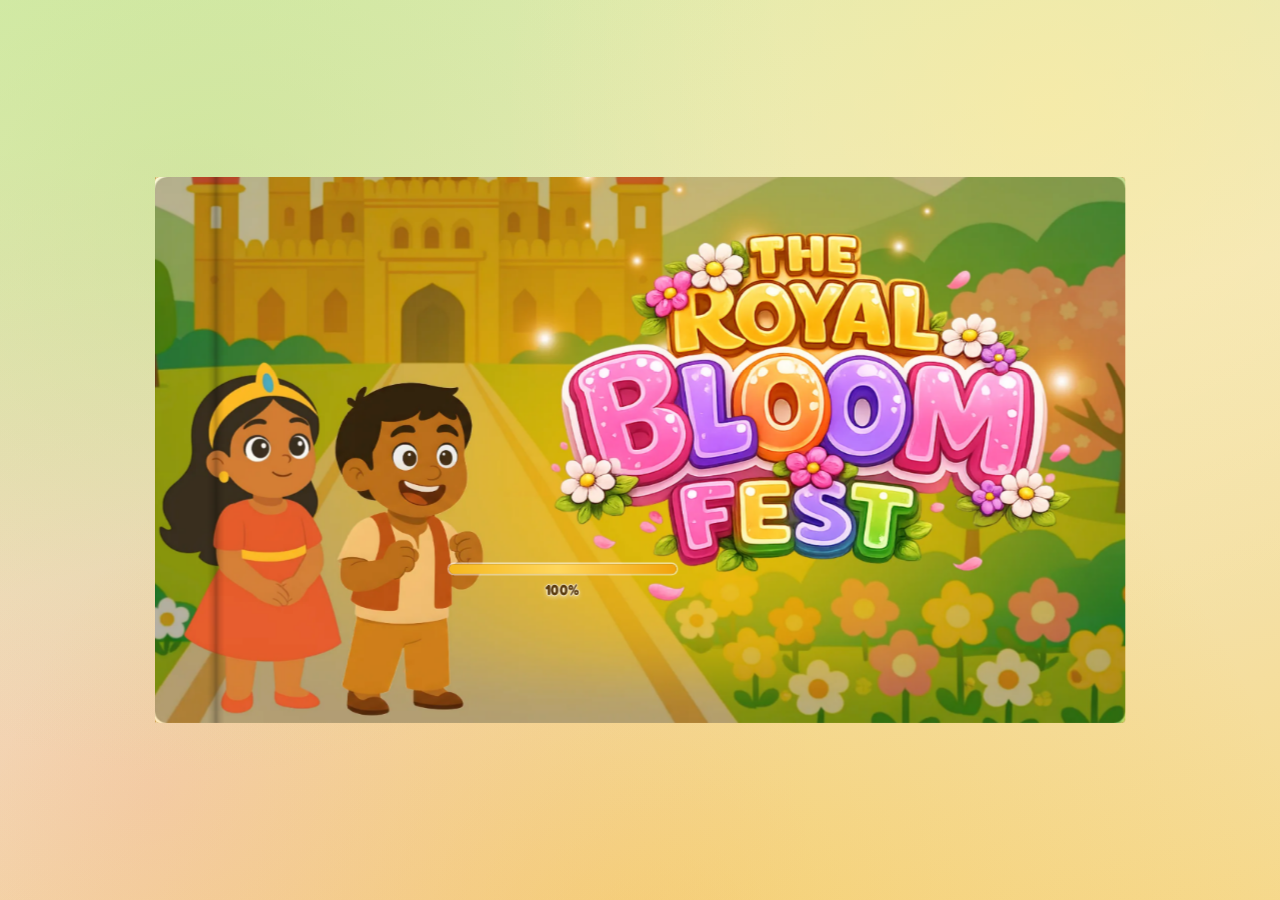
<file: index.html>
<!DOCTYPE html>
<!--
  ============================================================================
  THE ROYAL BLOOM FEST  —  interactive 3D flipbook + embedded game
  ----------------------------------------------------------------------------
  • No build step, no frameworks. Serve the folder over HTTP and open it.
  • A real 3D hardcover book: it has thickness, a spine, sits angled and casts a
    soft shadow. Everything is preloaded behind a progress bar; the PLAY button
    appears only once the last byte has landed, so the read never stalls.
  • Pages are full-bleed WebM video; page 5 is the "Royal Bloom" game, embedded
    from game/ in a body-level iframe (see the GAME OVERLAY note below).
  • Structure:
        index.html   → this markup
        styles.css   → all styling + the meadow theme + animations
        script.js    → preloader, flip engine, and the page list (EDIT PAGES THERE)
        sfx-data.js  → the two flip sounds, inlined so they work on file://
  • Media formats: WebM (VP9+Opus) video, Ogg/Opus audio, WebP images. All three
    play in Chrome, Edge, Firefox and Safari 17+.
  ============================================================================
-->
<html lang="en">
<head>
<meta charset="UTF-8" />
<meta name="viewport" content="width=device-width, initial-scale=1, maximum-scale=1, minimum-scale=1, user-scalable=no, viewport-fit=cover" />
<title>The Royal Bloom Fest</title>

<!-- ── Google Fonts: Fredoka only ──────────────────────────────────────────────
     Caveat and Patrick Hand were also being requested, but after the dead
     scrapbook-era selectors were removed neither styles a single character the
     reader ever sees — every visible string (THE END, Replay, the rotate prompt)
     is Fredoka. Three families down to one; only the weights actually used. ── -->
<link rel="preconnect" href="https://fonts.googleapis.com" />
<link rel="preconnect" href="https://fonts.gstatic.com" crossorigin />
<link
  href="https://fonts.googleapis.com/css2?family=Fredoka:wght@500;600;700&display=swap"
  rel="stylesheet"
/>

<!-- All styling lives in styles.css -->
<link rel="stylesheet" href="styles.css" />
</head>

<!-- is-loading is set HERE, not from JS, so the PLAY button cannot flash on screen
     for a frame before the preloader hides it. script.js clears it at 100%. -->
<body class="is-loading">
<!-- Landscape lock: on phones/tablets (touch), the book shows only in landscape.
     In portrait the scene is hidden and this rotate prompt is shown instead. -->
<div class="rotate-notice" id="rotateNotice">
  <div class="rotate-inner">
    <div class="rotate-icon">🔄</div>
    <div class="rotate-text">Please rotate your device<br />to landscape to read</div>
  </div>
</div>
<div class="scene">
  <div class="stage">
    <!-- Fixed 1280×720 book layer. JS scales it (transform) to fit the screen. -->
    <div class="flip-scale" id="flipScale">
    <!-- INNER scale wrapper: the open motion runs here, so it composes with the
         outer responsive scale of .flip-scale. -->
    <div class="book-stage" id="bookStage">
    <!-- Outer hardcover outline — visible once the book is open -->
    <div class="book-frame"></div>
    <div class="floor-shadow"></div>

    <!-- The page-turning book mounts here (JS injects one .leaf per page).
         Sits beneath the 3D cover layer; revealed once the cover swings open.
         .page-stack = the tan fore-edge of the pages still to be turned (right). -->
    <div id="flipbook">
      <div class="page-stack" aria-hidden="true"><i></i><i></i><i></i></div>
    </div>

    <!-- Moving shadow the opening cover casts on the inside page. -->
    <div class="cover-cast"></div>

    <!-- The 3D hardcover + cover-opening animation (own perspective layer). -->
    <div class="cover-scene" id="coverScene">
    <div class="book-float" id="bookFloat">
      <div class="book-pop" id="bookPop">
        <div class="book" id="book">
          <div class="book-inner" id="bookInner">

            <!-- Open-book back cover backing -->
            <div class="book-body"></div>

            <!-- The 3D page block that gives the closed book its thickness -->
            <div class="pageblock">
              <div class="pbf pb-back"></div>
              <div class="pbf pb-left"></div>
              <div class="pbf pb-right"></div>
              <div class="pbf pb-top"></div>
              <div class="pbf pb-bottom"></div>
              <div class="pbf pb-front"></div>
            </div>

            <!-- Front hardcover (last so it stacks in front when closed). -->
            <div class="cover-holder">
            <div class="cover" id="cover">
              <div class="face front">
                <div class="cover-img"></div>
                <div class="back-fill"></div>
                <div class="curl"></div>
                <!-- Deliberately EMPTY, and with no looping animation of any kind (see .play-btn in
                     styles.css). The cover is the one screen where the reader is waiting, so the
                     button is kept as cheap as a button can be: one static image, one static glow,
                     a single entrance pop, and nothing running afterwards. -->
                <button class="play-btn" id="hint" type="button" aria-label="Play — open the book"></button>
                <!-- Loading bar: sits exactly where PLAY does, and holds that spot
                     until every byte has landed. body.is-loading hides .play-btn and
                     shows this; the preloader in script.js swaps them at 100% and the
                     button pops in. See PRELOADER in script.js. -->
                <div class="loader" id="loader" role="progressbar"
                     aria-label="Loading the story" aria-valuemin="0" aria-valuemax="100" aria-valuenow="0">
                  <div class="loader-track"><div class="loader-fill" id="loaderFill"></div></div>
                  <div class="loader-pct" id="loaderPct">0%</div>
                </div>
              </div>
              <!-- BACK of the front cover: intentionally BLANK (plain dark board). -->
              <div class="face back"></div>
            </div>
            </div><!-- /cover-holder -->

          </div>
        </div>
      </div>
    </div>
    </div><!-- /cover-scene -->

    <!-- Flat, top-most, transparent tap zone that only OPENS the book. -->
    <div class="tap-catcher" id="tapCatcher"></div>

    <!-- (THE END is now a real final PAGE — the last leaf, built by script.js:
         a cream "paper" page with "THE END" + a Replay button. Replay closes the
         whole book, reverse of the opening swing, back to the front cover.) -->
    </div><!-- /book-stage -->
    </div><!-- /flip-scale -->
  </div>

  <!-- Progress read-out -->
  <!-- (page counter removed) -->
</div>

<!-- ============================================================================
     NAV CONTROL SET — BACK (bottom-left) · NEXT (bottom-right).
     One control set: same box, same weight, mirrored placement (see the NAV
     CONTROL SET block in styles.css). updateProgress() in script.js is the single
     owner of whether each one is on screen — a dead control is HIDDEN, never
     greyed out.
     ============================================================================ -->

<!-- Flip arrows OUTSIDE the book, fixed at the viewport's bottom corners
     (bottom-left = back, bottom-right = forward). BACK uses the SAME svg path as
     NEXT — CSS mirrors it with scaleX(-1). One path, two buttons. -->
<button class="corner-arrow back" id="cornerPrev" type="button" aria-label="Previous page">
  <svg viewBox="0 0 48 48" aria-hidden="true">
    <path d="M46 19 L30 5 L30 12 C20 11 11 15 6 30 L12 33 C18 24 22 24 30 24 L30 33 Z" fill="currentColor"/>
  </svg>
</button>
<button class="corner-arrow fwd" id="cornerNext" type="button" aria-label="Next page">
  <svg viewBox="0 0 48 48" aria-hidden="true">
    <path d="M46 19 L30 5 L30 12 C20 11 11 15 6 30 L12 33 C18 24 22 24 30 24 L30 33 Z" fill="currentColor"/>
  </svg>
</button>

<!-- ============================================================================
     GAME OVERLAY — "Royal Bloom" (game/) embedded as a story page.

     It lives HERE, at body level, and NOT inside the book: .flip-scale carries a
     CSS transform, and a transform makes every position:fixed descendant resolve
     against it — so an iframe inside the book could never fill the real screen.
     Out here it can.

     It starts with NO src. script.js sets one only after this page's `load` event
     has fired and the browser goes idle, so the game boots silently in the
     background while the reader is still on the cover — the flipbook itself stays
     the only thing on the critical path. Landing on the game page then just
     reveals a game that is already running. See the LBD OVERLAY section of
     script.js for the whole lifecycle.
     ============================================================================ -->
<div class="lbd-stage" id="lbdStage" aria-hidden="true">
  <iframe id="lbdFrame"
          title="Royal Bloom — balance-scale game"
          allow="autoplay; fullscreen"
          allowfullscreen
          scrolling="no"></iframe>

  <!-- Shown only once the game has run to its ending AND the closing voice-over has
       finished speaking (the bridge's "lbd-complete" is what waits out the VO). The
       reader taps this to leave the game and turn to the next story page — nothing
       advances on its own, so the celebration stays up as long as they want it.
       WORD ONLY — no arrow glyph. The label carries the meaning; an arrow next to it
       just competed with the book's own corner arrows for the same job.
       It lives INSIDE .lbd-stage so it stacks above the iframe in fullscreen too;
       a sibling of the stage would sit under it at z-index 1200. -->
  <button class="lbd-next" id="lbdNext" type="button" hidden aria-label="Next page">
    <span>Next</span>
  </button>
</div>

<!-- Inlined one-shot SFX (base64) for glitch-free Web Audio playback on file:// -->
<!-- Real on-disk byte sizes for every warmed file, so the bar is accurate from
     frame one. Generated by tools/gen-asset-manifest.mjs — regenerate after any
     media change. -->
<script src="asset-manifest.js"></script>
<script src="sfx-data.js"></script>
<!-- All behaviour lives in script.js -->
<script src="script.js"></script>
<script>
  /* SAFETY NET — releases the PLAY button if, and ONLY if, the preloader is not
     actually working. body.is-loading is set in the markup, so if script.js failed
     to parse there would otherwise be no button on the cover at all, ever.

     ⚠ THIS MUST NOT BE A WALL-CLOCK TIMEOUT. A fixed deadline is indistinguishable
     from "this connection is slow", so it fires mid-download on exactly the phones
     the loading gate exists for — releasing PLAY at 25% and handing the reader the
     stall we were preventing. (Measured: at 1.6 Mbit/s the honest load is ~2 min.)

     So instead we watch a HEARTBEAT the preloader stamps on every repaint. Slow but
     progressing → we stay out of the way, however long it takes. No heartbeat at all
     → script.js never ran. Heartbeat gone stale → genuinely wedged. Only those last
     two release the button. */
  (function () {
    var START_GRACE = 6000;    // time for script.js to parse and stamp its first beat
    var STALL_GRACE = 30000;   // silence this long = wedged (a per-file stall abort is 15s)
    function release(why) {
      if (!document.body.classList.contains("is-loading")) return;
      console.warn("[loader] releasing PLAY early — " + why);
      document.body.classList.remove("is-loading");
      var b = document.getElementById("hint");
      if (b) b.classList.add("pop-in");
    }
    setTimeout(function () {
      if (!window.__preloadHeartbeat) { release("the preloader never started"); return; }
      var iv = setInterval(function () {
        if (!document.body.classList.contains("is-loading")) { clearInterval(iv); return; }
        if (Date.now() - window.__preloadHeartbeat > STALL_GRACE) {
          clearInterval(iv);
          release("the preloader stopped making progress");
        }
      }, 2000);
    }, START_GRACE);
  })();
</script>
</body>
</html>
</file>
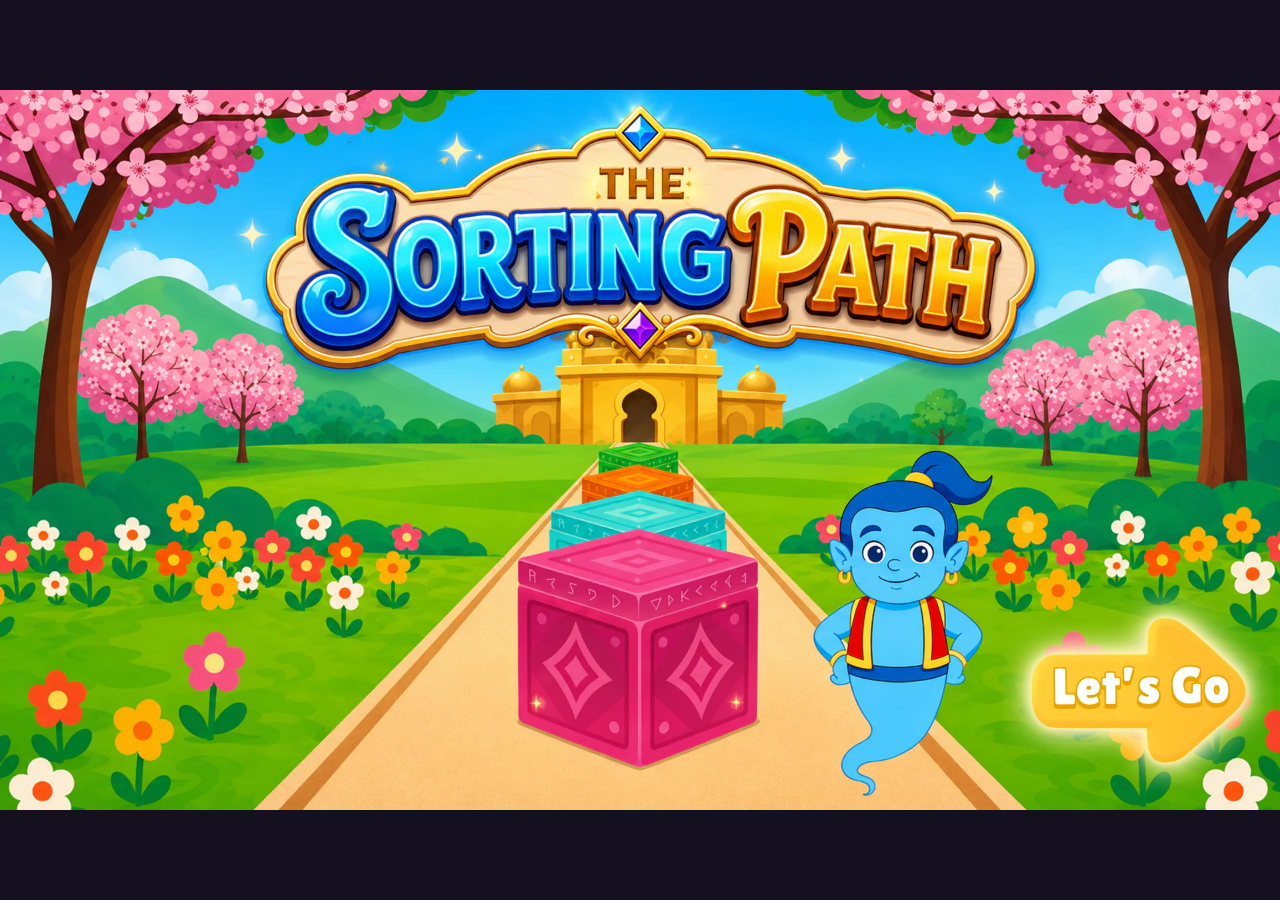
<file: game/index.html>
<!DOCTYPE html>
<html lang="en">
<head>
  <meta charset="UTF-8" />
  <meta name="viewport" content="width=device-width, initial-scale=1.0, maximum-scale=1.0, user-scalable=no, viewport-fit=cover" />
  <meta name="mobile-web-app-capable" content="yes" />
  <title>Royal Bloom</title>
  <link rel="stylesheet" href="css/style.css" />
</head>
<body>
  <div id="boot">Loading Royal Bloom…</div>
  <div id="viewport">
    <div id="stage" role="application" aria-label="Royal Bloom balance-scale game"></div>
  </div>

  <!-- Landscape game: on a portrait phone/tablet the 16:9 stage would be tiny, so ask for a turn. -->
  <div id="rotate" aria-hidden="true">
    <div class="rotate-inner">
      <div class="rotate-phone">📱</div>
      <p>Please turn your device sideways<br />to play Royal Bloom</p>
    </div>
  </div>

  <script src="js/data.js"></script>
  <script src="js/engine.js"></script>
  <script src="js/audio-manager.js"></script>
  <script src="js/interaction.js"></script>
  <script src="js/controllers.js"></script>
  <script src="js/main.js"></script>

  <!-- ===== LEARNER BUILD =======================================================
       God Mode (the dev/design suite) is deliberately ABSENT from this embedded
       copy, along with qa/ and scripts/. Nothing in the runtime JS references it —
       the dependency runs one way only (god-mode reads window.Engine / window.__RB,
       never the reverse), so dropping it is safe.

       ⚠ THIS COPY IS OPTIMISED; THE AUTHORING COPY IS NOT.
       The sibling "LBD 1/" folder is where you edit. This folder differs from it in
       three ways, and a plain re-copy would silently undo all three:
         1. the dev suites above are stripped
         2. js/embed-bridge.js is added (flipbook handshake + idle asset warm)
         3. every clip is Ogg/Opus, and js/data.js points at .ogg — "LBD 1/" is
            still .mp3
       So after re-copying, re-run BOTH:
            python tools/convert-media.py        (mp3 -> ogg, never larger)
            node   tools/gen-asset-manifest.mjs  (refresh the preloader size table)
       ========================================================================== -->

  <!-- Loaded LAST so every game global (Engine, AudioManager, CONFIG, LAYOUT) is
       already up. Talks to the flipbook shell; completely inert standalone. -->
  <script src="js/embed-bridge.js"></script>

  <script>
    // main.js reveals the game once the first screen's art is decoded (window.__rbHideBoot).
    // This is only a safety fallback in case the scripts fail to load.
    setTimeout(function () {
      (window.__rbHideBoot || function () { var b = document.getElementById('boot'); if (b) b.remove(); })();
    }, 6000);
  </script>
</body>
</html>
</file>
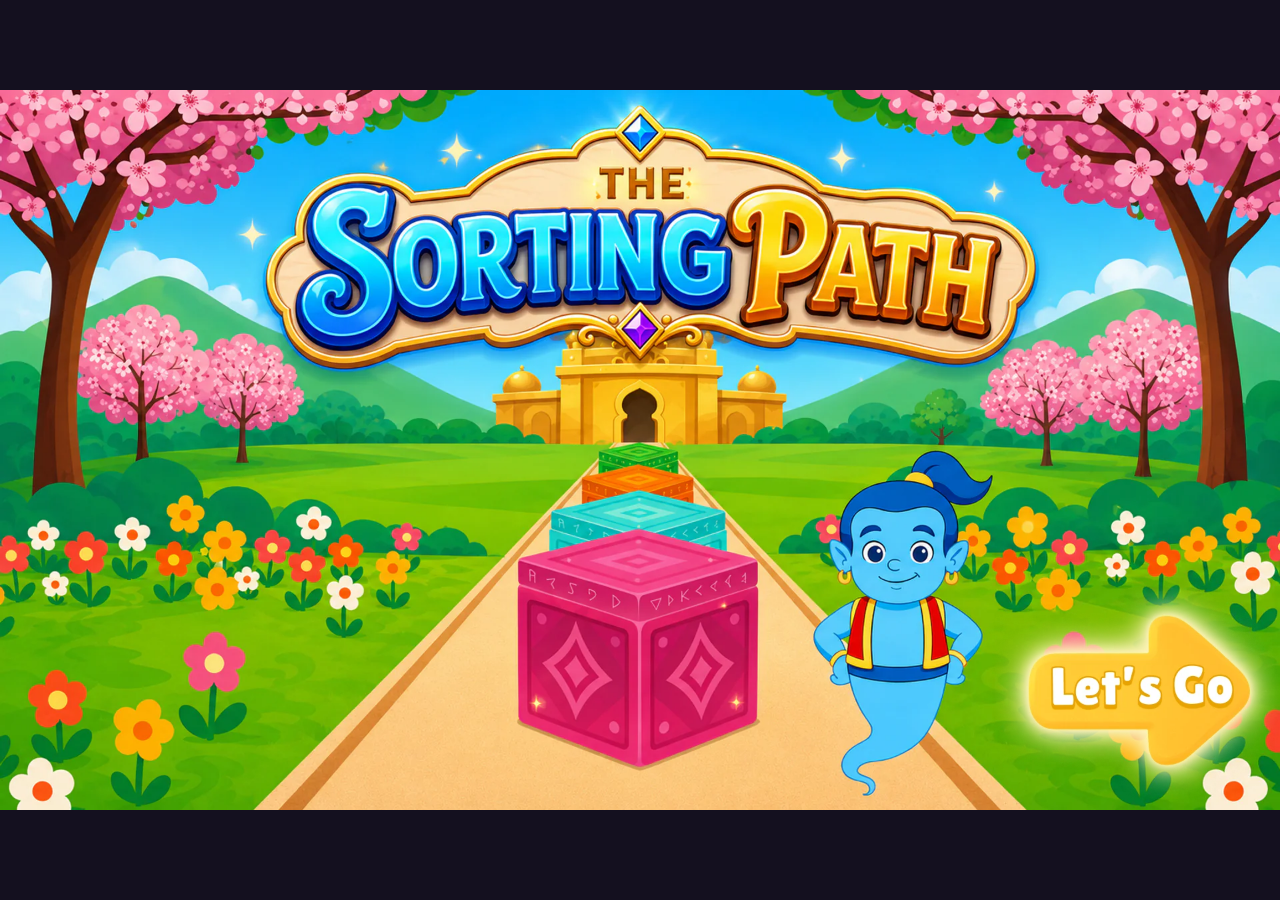
<file: LBD 1/index.html>
<!DOCTYPE html>
<html lang="en">
<head>
  <meta charset="UTF-8" />
  <meta name="viewport" content="width=device-width, initial-scale=1.0, maximum-scale=1.0, user-scalable=no, viewport-fit=cover" />
  <meta name="mobile-web-app-capable" content="yes" />
  <title>Royal Bloom</title>
  <link rel="stylesheet" href="css/style.css" />
</head>
<body>
  <div id="boot">Loading Royal Bloom…</div>
  <div id="viewport">
    <div id="stage" role="application" aria-label="Royal Bloom balance-scale game"></div>
  </div>

  <!-- Landscape game: on a portrait phone/tablet the 16:9 stage would be tiny, so ask for a turn. -->
  <div id="rotate" aria-hidden="true">
    <div class="rotate-inner">
      <div class="rotate-phone">📱</div>
      <p>Please turn your device sideways<br />to play Royal Bloom</p>
    </div>
  </div>

  <script src="js/data.js"></script>
  <script src="js/engine.js"></script>
  <script src="js/audio-manager.js"></script>
  <script src="js/interaction.js"></script>
  <script src="js/controllers.js"></script>
  <script src="js/main.js"></script>

  <!-- ===== God Mode (dev/design tool) — delete this block to ship the learner build ===== -->
  <link rel="stylesheet" href="god-mode/god-mode.css" />
  <script src="god-mode/god-mode-utils.js"></script>
  <script src="god-mode/god-mode-live-editor.js"></script>
  <script src="god-mode/god-mode.js"></script>
  <!-- ===== end God Mode ===== -->

  <script>
    // main.js reveals the game once the first screen's art is decoded (window.__rbHideBoot).
    // This is only a safety fallback in case the scripts fail to load.
    setTimeout(function () {
      (window.__rbHideBoot || function () { var b = document.getElementById('boot'); if (b) b.remove(); })();
    }, 6000);
  </script>
</body>
</html>
</file>
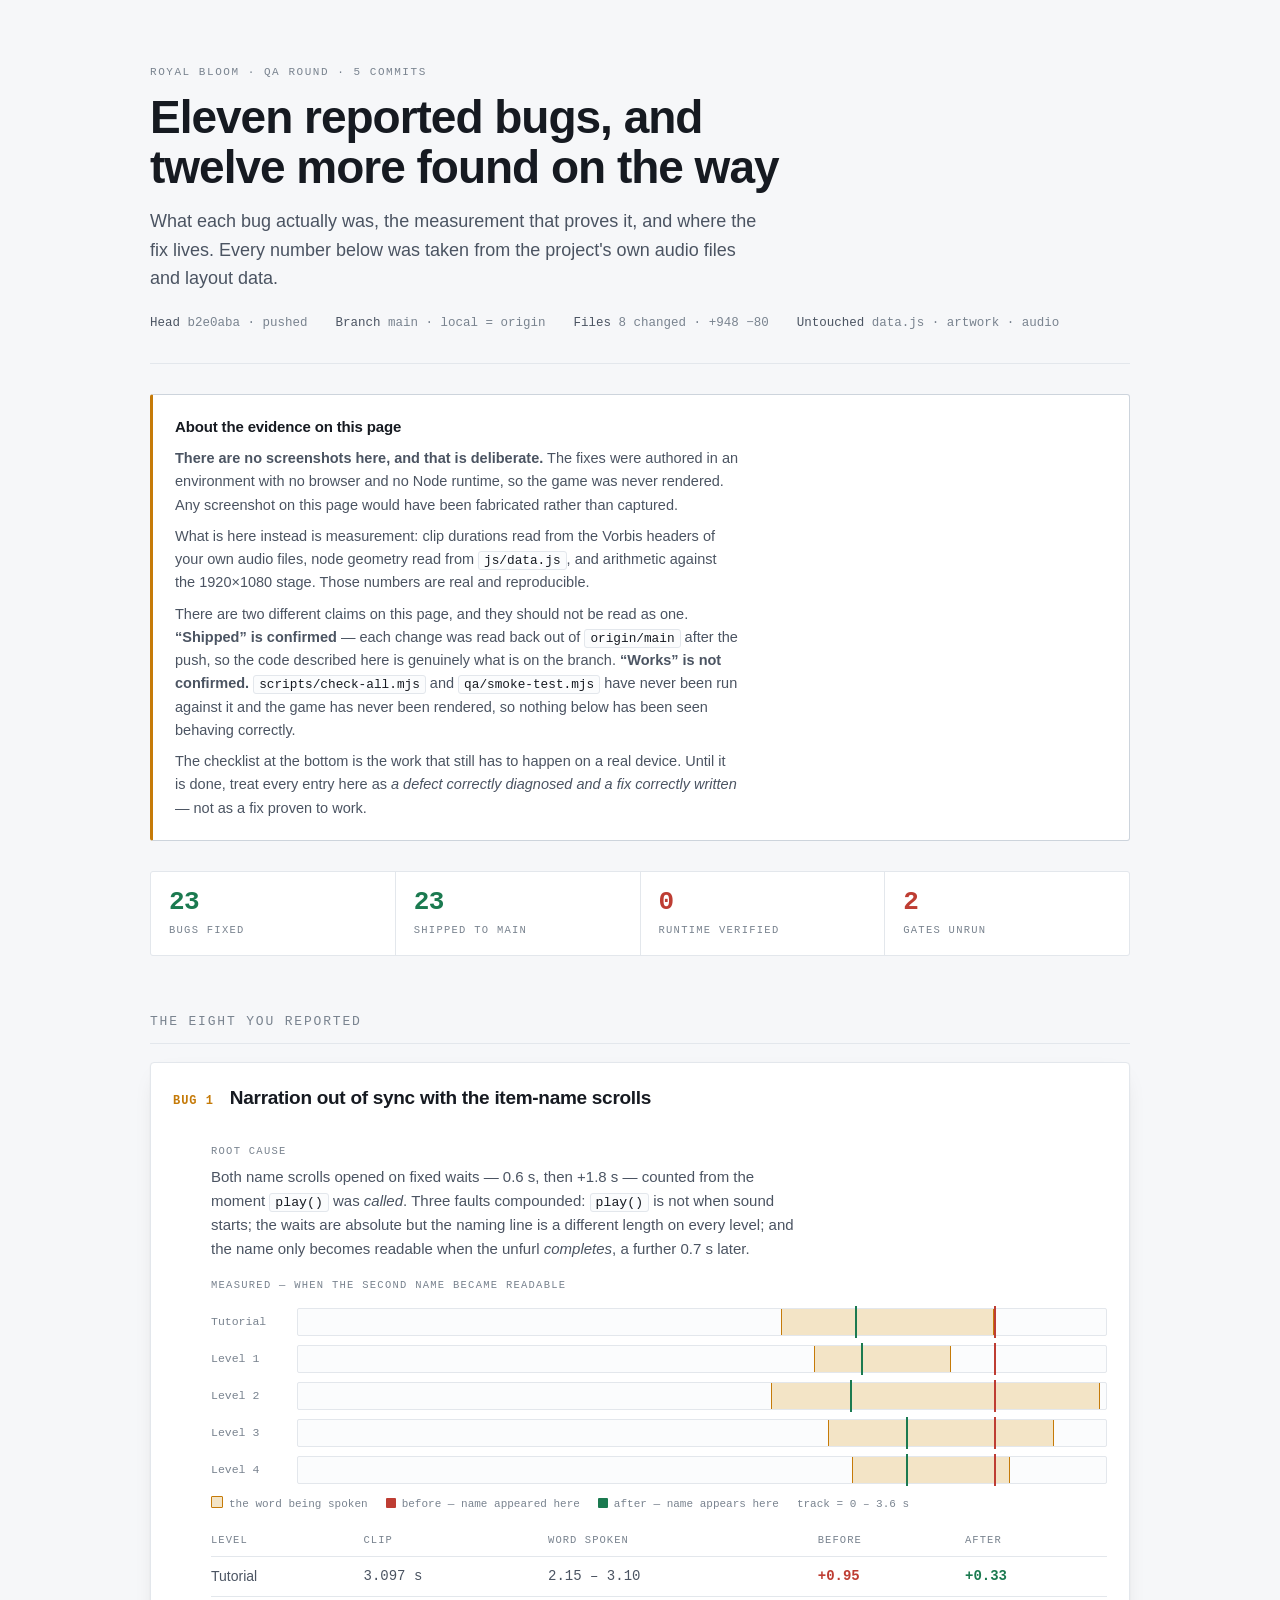
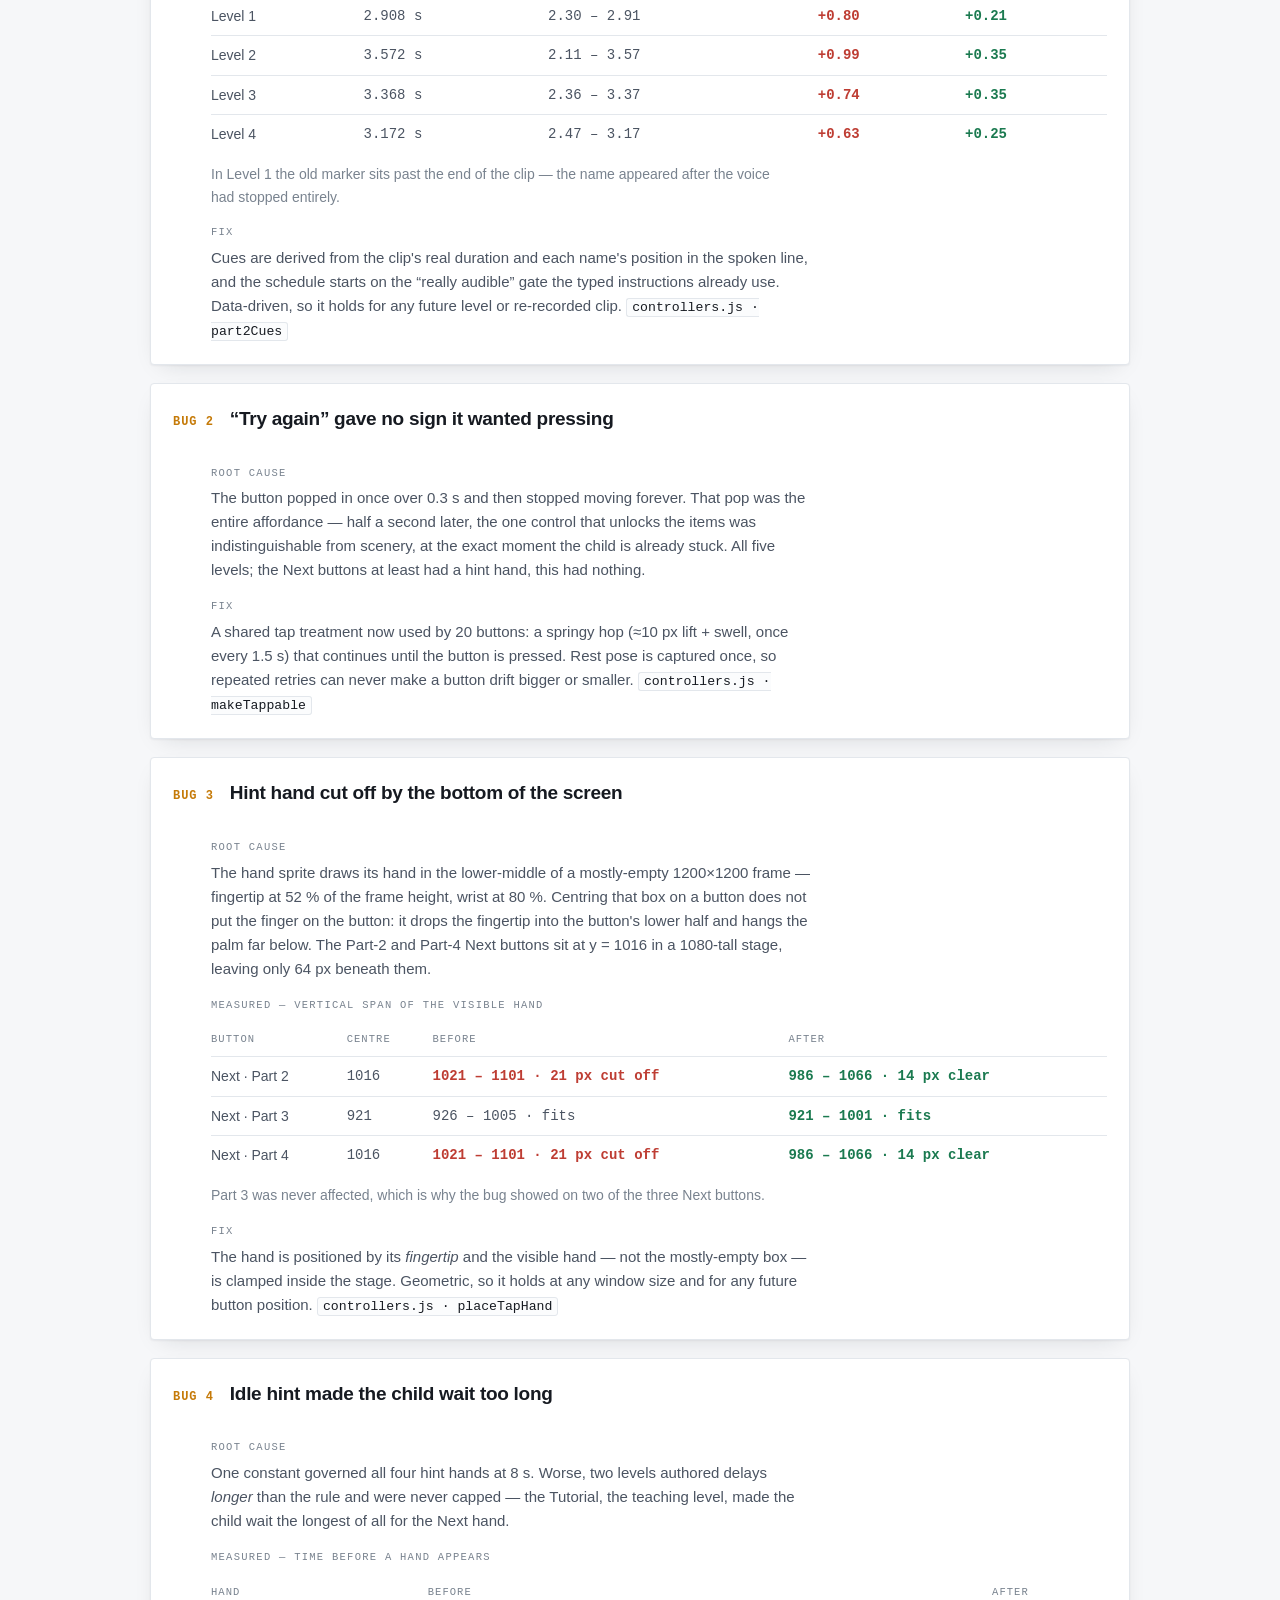
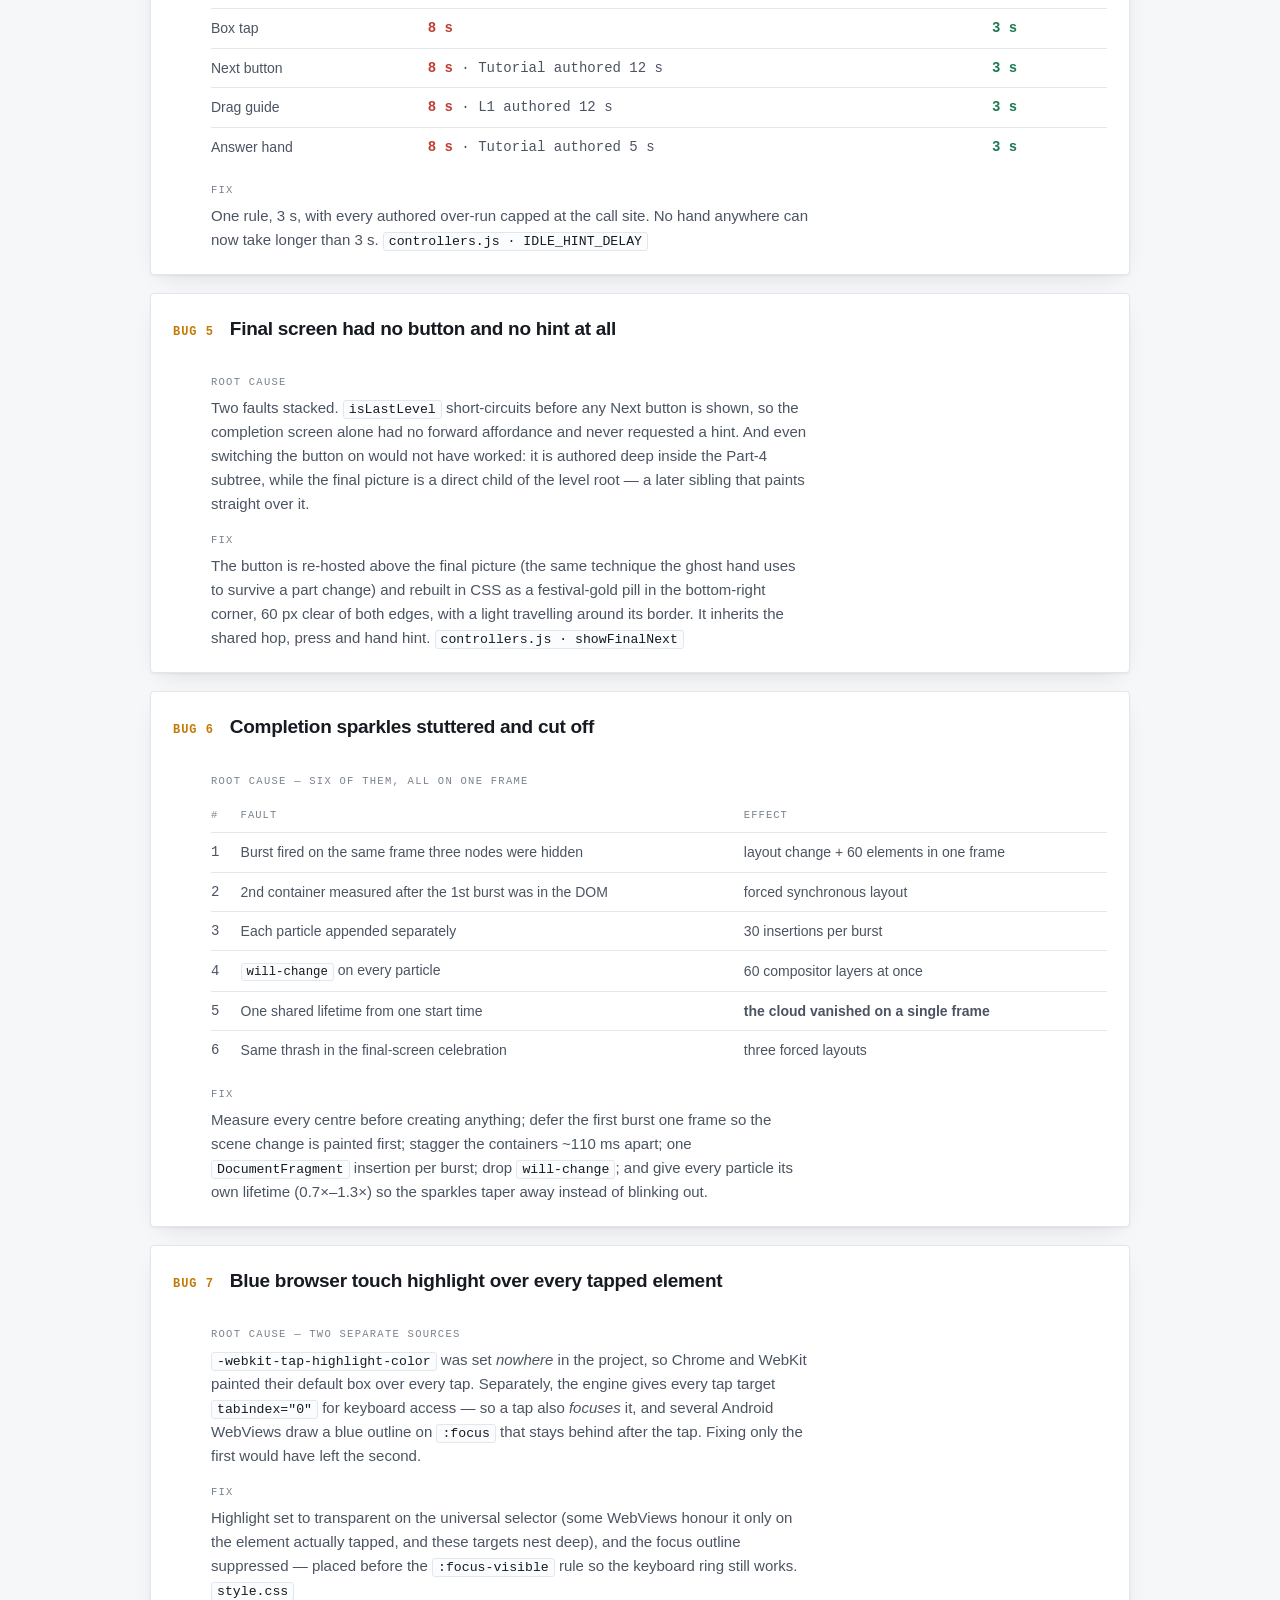
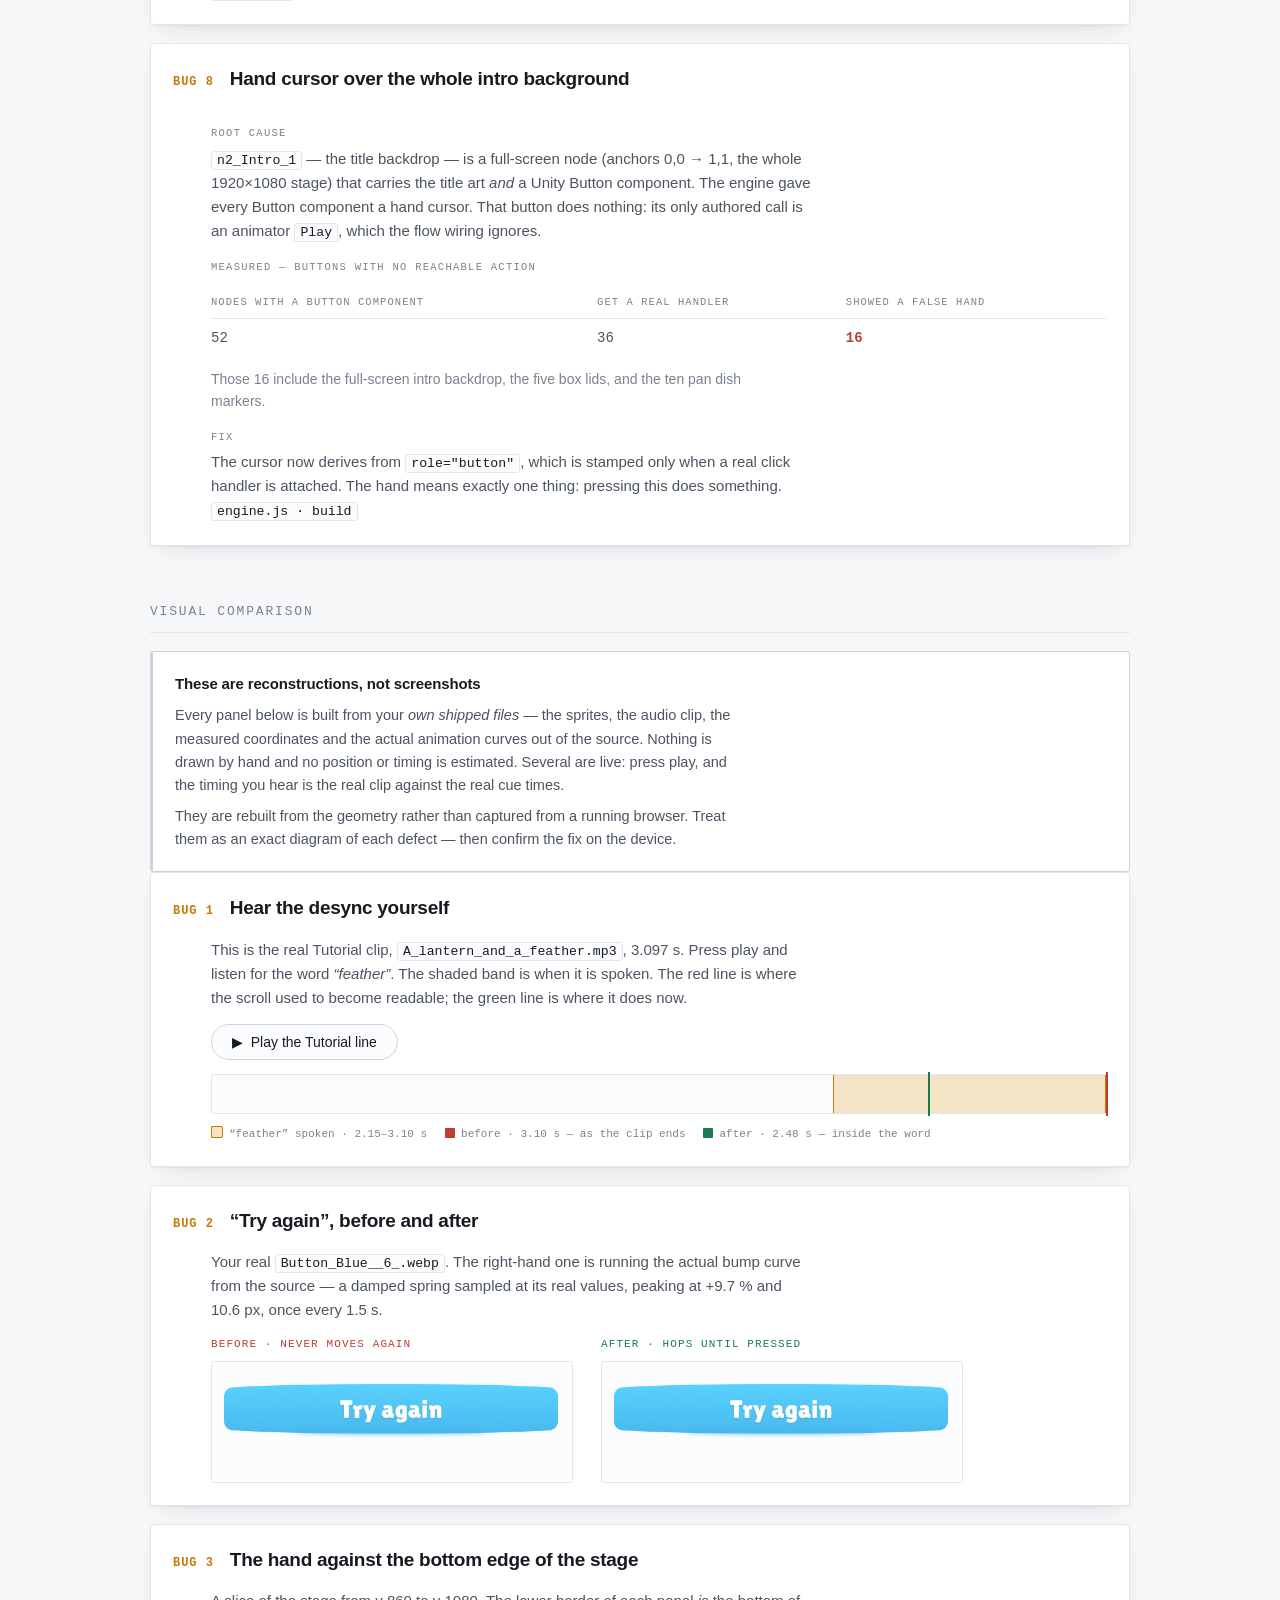
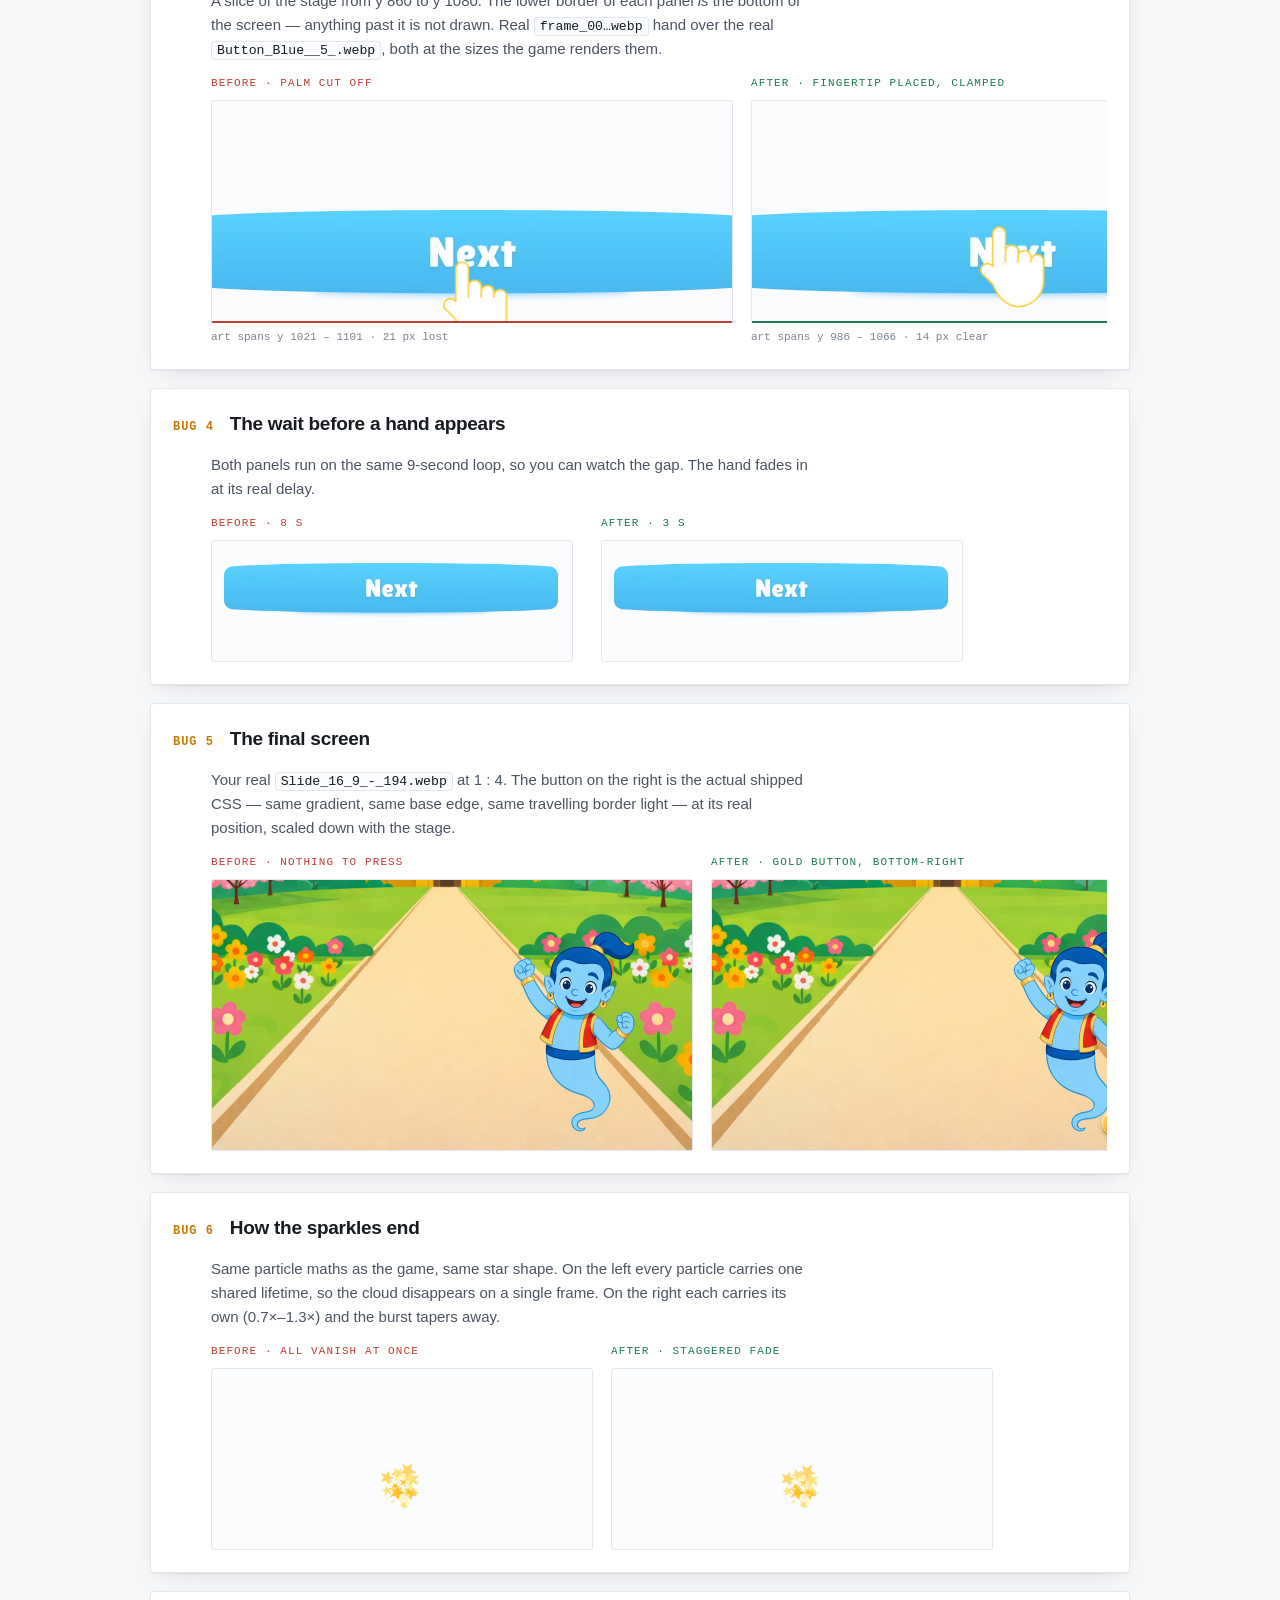
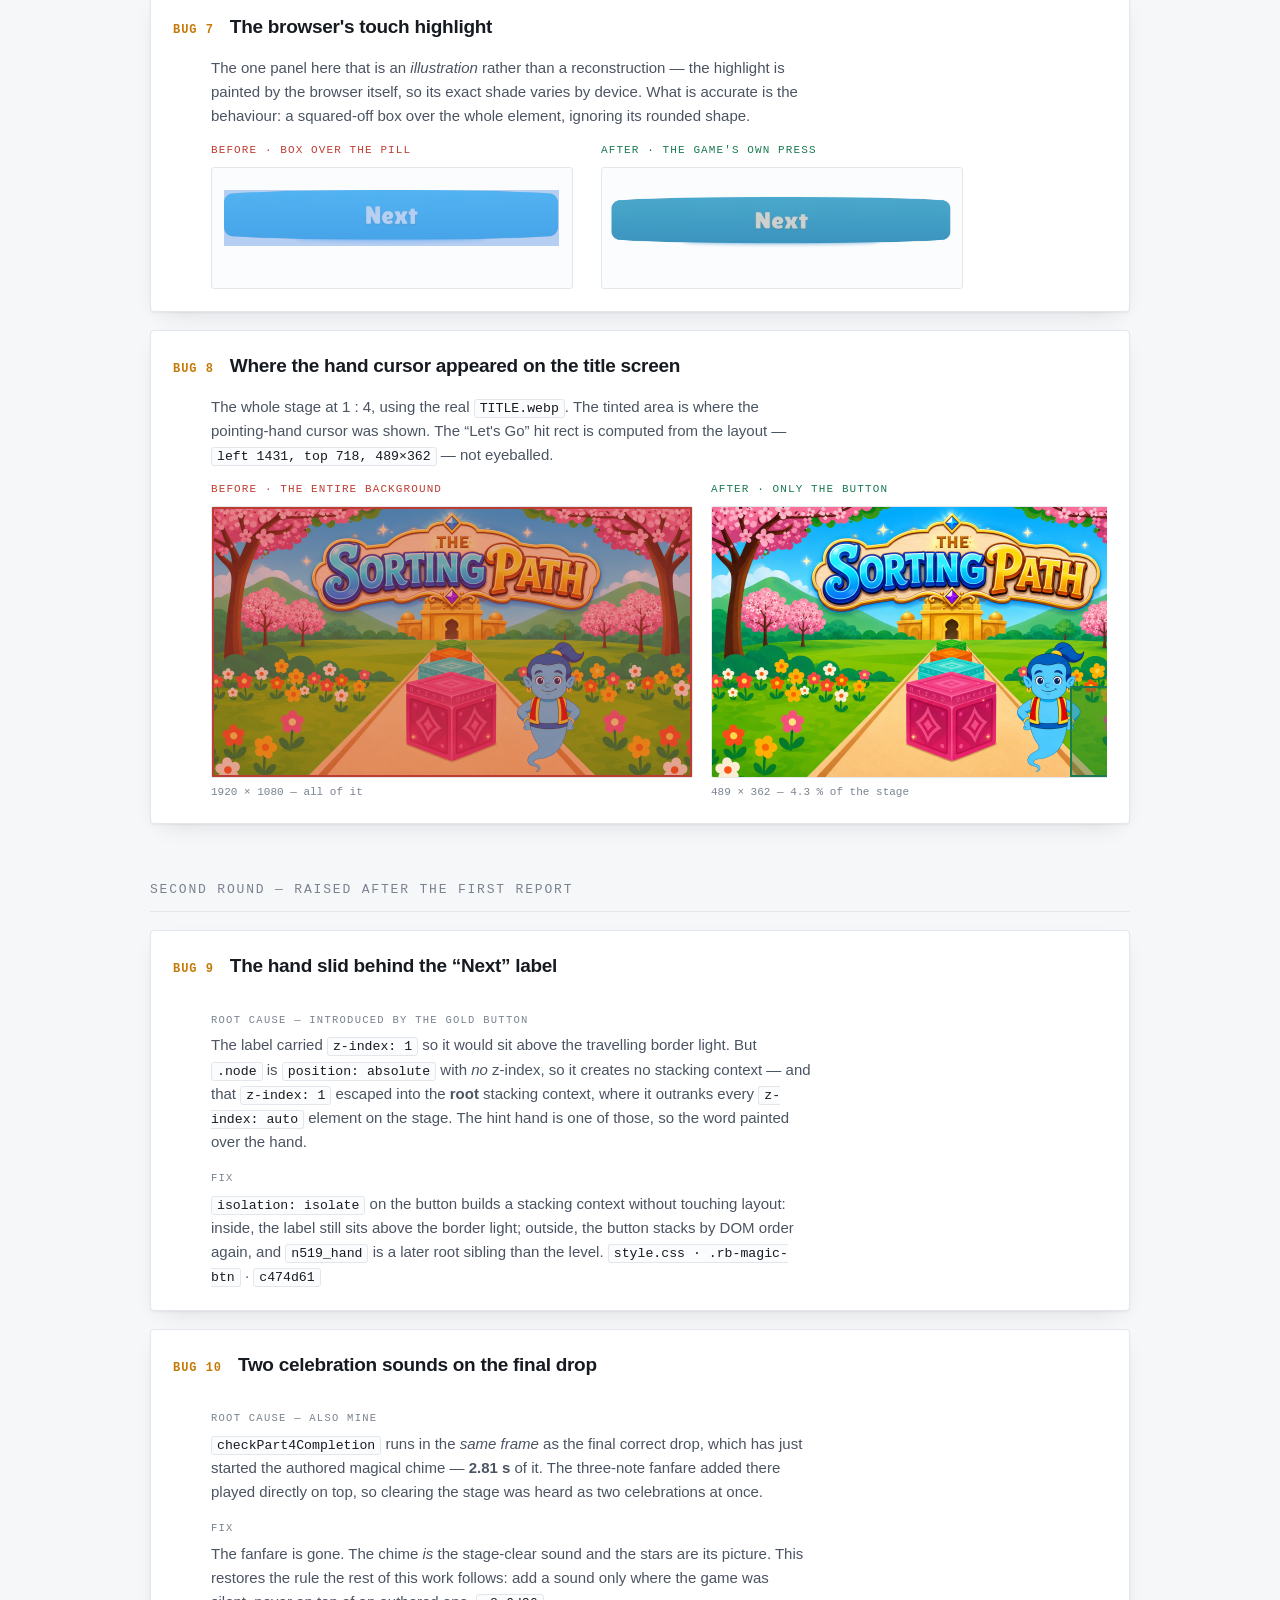
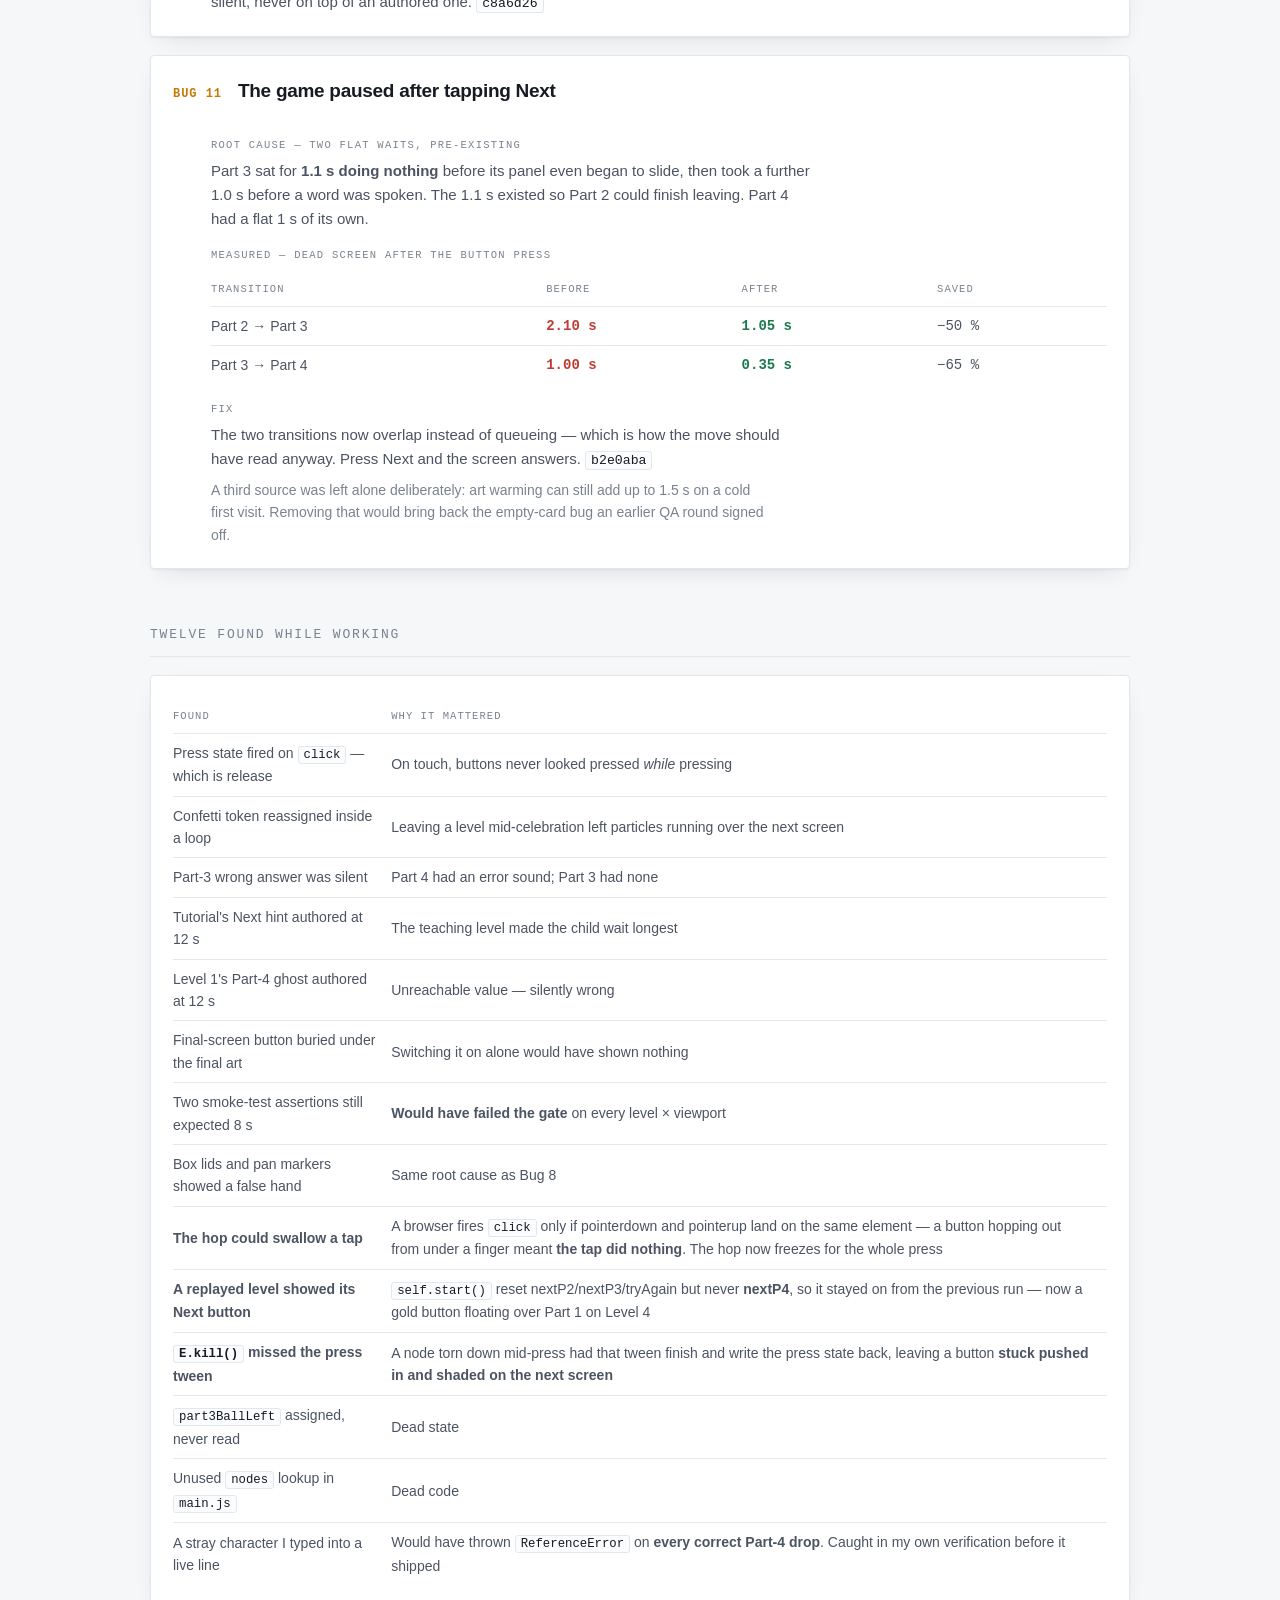
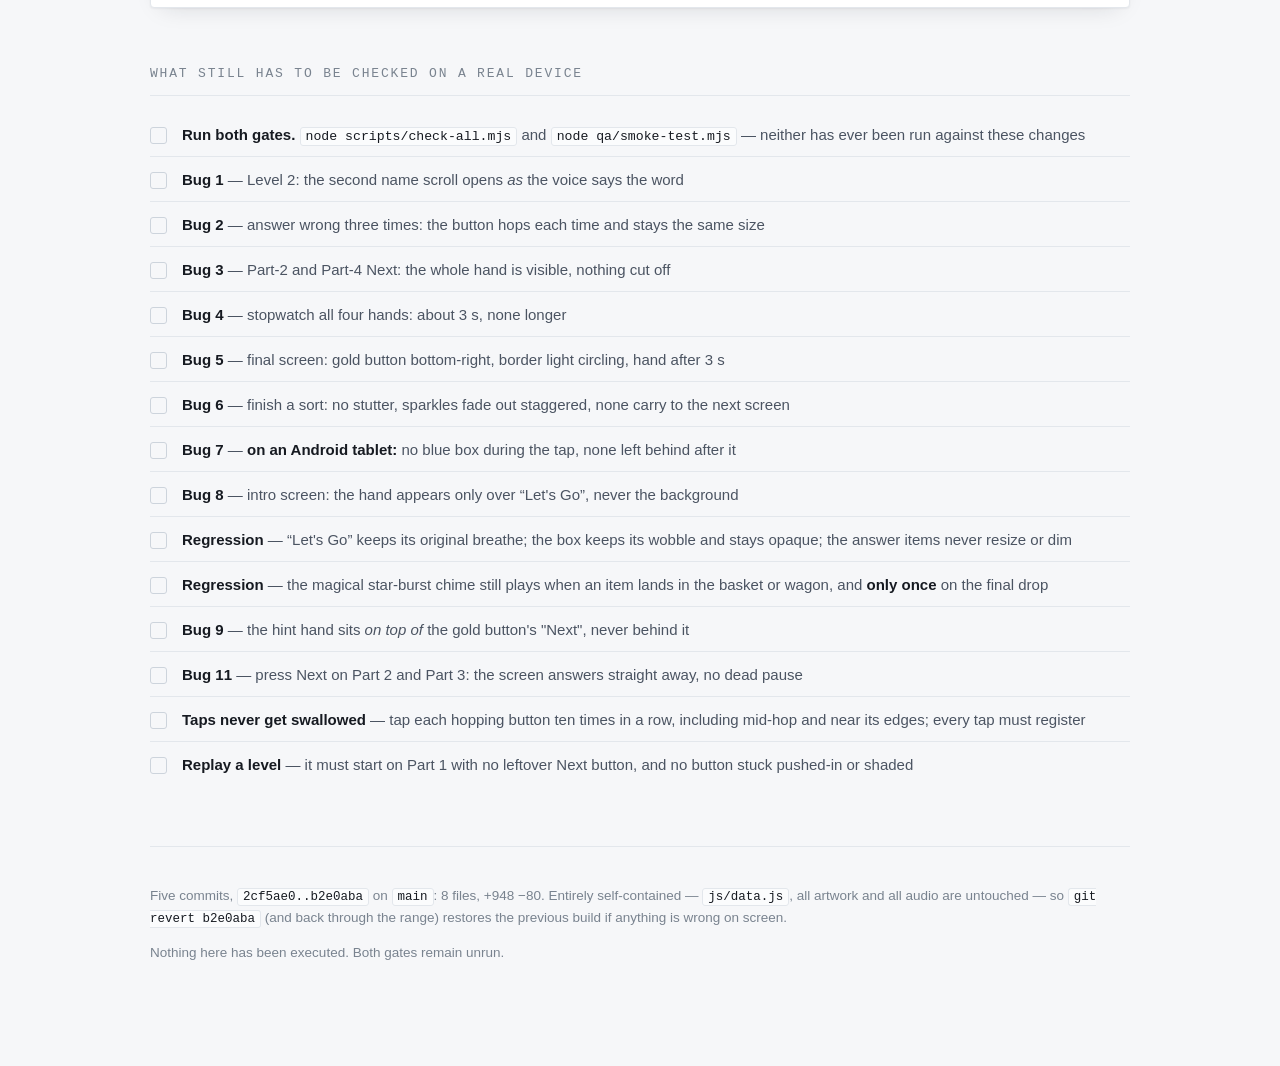
<file: LBD 1/fix-report.html>
<!DOCTYPE html>
<html lang="en">
<head>
<meta charset="utf-8">
<meta name="viewport" content="width=device-width, initial-scale=1">
<title>Royal Bloom Fix Report</title>
<style>
  :root {
    --ground:   #F6F7F9;
    --surface:  #FFFFFF;
    --raised:   #FBFCFD;
    --ink:      #161A21;
    --ink-soft: #4B5462;
    --muted:    #79838F;
    --line:     #E3E7EC;
    --line-2:   #CDD4DC;
    --accent:   #C57A08;
    --accent-b: #F3E4C6;
    --bad:      #BE3D33;
    --bad-b:    #F6DEDB;
    --good:     #1B7A50;
    --good-b:   #D8EDE3;
    --shadow:   0 1px 2px rgba(20,26,36,.05), 0 8px 24px -12px rgba(20,26,36,.18);

    --sans: -apple-system, BlinkMacSystemFont, "Segoe UI", Roboto, Helvetica, Arial, sans-serif;
    --mono: ui-monospace, "Cascadia Mono", "Cascadia Code", Consolas, "SF Mono", Menlo, monospace;
  }
  :root:not([data-theme="light"]) {
    @media (prefers-color-scheme: dark) {
      --ground:   #101318;
      --surface:  #171B22;
      --raised:   #1D222B;
      --ink:      #E8ECF2;
      --ink-soft: #AEB7C4;
      --muted:    #8B95A3;
      --line:     #262C36;
      --line-2:   #343C48;
      --accent:   #EBAA3E;
      --accent-b: #3A2E17;
      --bad:      #F07165;
      --bad-b:    #3B211E;
      --good:     #4FC891;
      --good-b:   #163027;
      --shadow:   0 1px 2px rgba(0,0,0,.3), 0 8px 24px -12px rgba(0,0,0,.6);
    }
  }
  @media (prefers-color-scheme: dark) {
    :root:not([data-theme="light"]) {
      --ground:   #101318;
      --surface:  #171B22;
      --raised:   #1D222B;
      --ink:      #E8ECF2;
      --ink-soft: #AEB7C4;
      --muted:    #8B95A3;
      --line:     #262C36;
      --line-2:   #343C48;
      --accent:   #EBAA3E;
      --accent-b: #3A2E17;
      --bad:      #F07165;
      --bad-b:    #3B211E;
      --good:     #4FC891;
      --good-b:   #163027;
      --shadow:   0 1px 2px rgba(0,0,0,.3), 0 8px 24px -12px rgba(0,0,0,.6);
    }
  }
  :root[data-theme="dark"] {
    --ground:   #101318;
    --surface:  #171B22;
    --raised:   #1D222B;
    --ink:      #E8ECF2;
    --ink-soft: #AEB7C4;
    --muted:    #8B95A3;
    --line:     #262C36;
    --line-2:   #343C48;
    --accent:   #EBAA3E;
    --accent-b: #3A2E17;
    --bad:      #F07165;
    --bad-b:    #3B211E;
    --good:     #4FC891;
    --good-b:   #163027;
    --shadow:   0 1px 2px rgba(0,0,0,.3), 0 8px 24px -12px rgba(0,0,0,.6);
  }

  body {
    background: var(--ground);
    color: var(--ink);
    font-family: var(--sans);
    font-size: 16px;
    line-height: 1.6;
    -webkit-font-smoothing: antialiased;
  }
  .wrap { max-width: 980px; margin: 0 auto; padding: 56px 24px 96px; }

  .eyebrow {
    font-family: var(--mono);
    font-size: 11px; letter-spacing: .14em; text-transform: uppercase;
    color: var(--muted);
  }
  h1 {
    font-size: clamp(30px, 5vw, 46px); line-height: 1.1; letter-spacing: -.022em;
    font-weight: 700; text-wrap: balance; margin: 10px 0 0;
  }
  .lede { color: var(--ink-soft); font-size: 18px; max-width: 62ch; margin-top: 14px; }

  header.top { border-bottom: 1px solid var(--line); padding-bottom: 30px; }
  .meta {
    display: flex; flex-wrap: wrap; gap: 8px 28px; margin-top: 20px;
    font-family: var(--mono); font-size: 12.5px; color: var(--muted);
  }
  .meta b { color: var(--ink-soft); font-weight: 500; }

  /* ---- honesty notice: the most important block on the page ---- */
  .notice {
    margin-top: 30px; border: 1px solid var(--line-2); border-left: 3px solid var(--accent);
    background: var(--surface); border-radius: 3px; padding: 20px 22px;
  }
  .notice h2 { font-size: 15px; letter-spacing: -.01em; margin: 0 0 8px; }
  .notice p { color: var(--ink-soft); font-size: 14.5px; margin: 0 0 8px; max-width: 70ch; }
  .notice p:last-child { margin-bottom: 0; }

  /* ---- summary strip ---- */
  .strip { display: grid; grid-template-columns: repeat(auto-fit, minmax(150px, 1fr)); gap: 1px;
           background: var(--line); border: 1px solid var(--line); border-radius: 3px;
           margin-top: 30px; overflow: hidden; }
  .stat { background: var(--surface); padding: 16px 18px; }
  .stat .n { font-family: var(--mono); font-size: 26px; font-weight: 600; letter-spacing: -.02em;
             font-variant-numeric: tabular-nums; line-height: 1.1; }
  .stat .k { font-family: var(--mono); font-size: 10.5px; letter-spacing: .12em; text-transform: uppercase;
             color: var(--muted); margin-top: 6px; }
  .stat.warn .n { color: var(--bad); }
  .stat.ok .n { color: var(--good); }

  h2.sec {
    font-size: 13px; font-family: var(--mono); letter-spacing: .14em; text-transform: uppercase;
    color: var(--muted); font-weight: 500;
    margin: 56px 0 18px; padding-bottom: 10px; border-bottom: 1px solid var(--line);
  }

  /* ---- bug entries ---- */
  .bug { background: var(--surface); border: 1px solid var(--line); border-radius: 4px;
         box-shadow: var(--shadow); margin-bottom: 18px; overflow: hidden; }
  .bug > .head { display: flex; gap: 16px; align-items: baseline; padding: 20px 22px 0; }
  .bug .num { font-family: var(--mono); font-size: 12px; font-weight: 600; color: var(--accent);
              letter-spacing: .08em; flex: none; padding-top: 4px; }
  .bug h3 { font-size: 19px; letter-spacing: -.015em; margin: 0; text-wrap: balance; }
  .bug .body { padding: 14px 22px 22px 22px; }
  @media (min-width: 640px) { .bug .body { padding-left: 60px; } }

  .row { margin-top: 16px; }
  .row .lbl { font-family: var(--mono); font-size: 10.5px; letter-spacing: .12em;
              text-transform: uppercase; color: var(--muted); margin-bottom: 5px; }
  .row p { margin: 0; color: var(--ink-soft); font-size: 15px; max-width: 72ch; }
  .row p + p { margin-top: 8px; }
  code { font-family: var(--mono); font-size: .88em; background: var(--raised);
         border: 1px solid var(--line); border-radius: 3px; padding: 1px 5px; color: var(--ink); }

  .fixed { color: var(--good); font-weight: 600; }
  .broke { color: var(--bad); font-weight: 600; }

  /* ---- measurement table ---- */
  .scroller { overflow-x: auto; margin-top: 10px; }
  table { border-collapse: collapse; width: 100%; font-size: 14px; min-width: 460px; }
  th, td { text-align: left; padding: 8px 14px 8px 0; border-bottom: 1px solid var(--line); }
  th { font-family: var(--mono); font-size: 10.5px; letter-spacing: .1em; text-transform: uppercase;
       color: var(--muted); font-weight: 500; }
  td { font-variant-numeric: tabular-nums; color: var(--ink-soft); }
  td.n { font-family: var(--mono); }
  tbody tr:last-child td { border-bottom: none; }

  /* ---- timeline chart (bug 1) ---- */
  .tl { margin-top: 14px; display: grid; gap: 9px; }
  .tl-row { display: grid; grid-template-columns: 74px 1fr; gap: 12px; align-items: center; }
  .tl-name { font-family: var(--mono); font-size: 11.5px; color: var(--muted); }
  .tl-track { position: relative; height: 26px; background: var(--raised);
              border: 1px solid var(--line); border-radius: 2px; }
  .tl-word { position: absolute; top: 0; bottom: 0; background: var(--accent-b);
             border-left: 1px solid var(--accent); border-right: 1px solid var(--accent); }
  .tl-mark { position: absolute; top: -3px; bottom: -3px; width: 2px; }
  .tl-mark.old { background: var(--bad); }
  .tl-mark.new { background: var(--good); }
  .legend { display: flex; flex-wrap: wrap; gap: 6px 18px; margin-top: 12px;
            font-family: var(--mono); font-size: 11px; color: var(--muted); }
  .legend i { display: inline-block; width: 10px; height: 10px; margin-right: 6px;
              vertical-align: -1px; border-radius: 1px; }

  /* ---- checklist ---- */
  ul.check { list-style: none; margin: 0; padding: 0; display: grid; gap: 2px; }
  ul.check li { display: grid; grid-template-columns: 22px 1fr; gap: 10px;
                padding: 9px 0; border-bottom: 1px solid var(--line);
                font-size: 15px; color: var(--ink-soft); }
  ul.check li:last-child { border-bottom: none; }
  ul.check .box { width: 15px; height: 15px; border: 1.5px solid var(--line-2);
                  border-radius: 3px; margin-top: 4px; }
  ul.check b { color: var(--ink); font-weight: 600; }

  /* ---- live comparison panels ---- */
  .cap { font-family: var(--mono); font-size: 11px; letter-spacing: .1em; text-transform: uppercase;
         margin-bottom: 7px; }
  .cap.bad { color: var(--bad); } .cap.good { color: var(--good); }

  .playbtn {
    font: 500 14px var(--sans); color: var(--ink); background: var(--raised);
    border: 1px solid var(--line-2); border-radius: 999px; padding: 9px 20px; cursor: pointer;
  }
  .playbtn:hover { border-color: var(--accent); color: var(--accent); }
  .playbtn:focus-visible { outline: 2px solid var(--accent); outline-offset: 2px; }

  .btnstage { position: relative; width: 360px; height: 120px; background: var(--raised);
              border: 1px solid var(--line); border-radius: 3px; overflow: hidden; }
  .btnimg { position: absolute; left: 12px; top: 22px; width: 335px; height: 56px; }
  .btnimg.pressed { filter: brightness(.80) saturate(.94) contrast(1.05);
                    transform: translateY(5px) scale(1.015, .93); }

  /* the real bump: a damped spring sampled at its actual values from controllers.js */
  @keyframes rb-demo-hop {
    0%    { transform: translateY(0)      scale(1); }
    2%    { transform: translateY(-4.8px) scale(1.073); }
    4.2%  { transform: translateY(-6.4px) scale(1.097); }
    6.7%  { transform: translateY(-5.2px) scale(1.078); }
    10%   { transform: translateY(-1.9px) scale(1.029); }
    13.3% { transform: translateY(0.4px)  scale(.994); }
    16.7% { transform: translateY(1.1px)  scale(.983); }
    20%   { transform: translateY(0.8px)  scale(.988); }
    23.3% { transform: translateY(0.2px)  scale(.997); }
    30%   { transform: translateY(0)      scale(1); }
    100%  { transform: translateY(0)      scale(1); }
  }
  .btnimg.hop { animation: rb-demo-hop 1.5s linear infinite; transform-origin: 50% 50%; }

  /* the idle wait, both on one 9s loop so the gap is visible */
  .waithand { position: absolute; left: 150px; width: 168px; height: 168px; top: 8px; opacity: 0; }
  @keyframes rb-wait-8 { 0%,88.8% { opacity: 0; } 93%,100% { opacity: .95; } }
  @keyframes rb-wait-3 { 0%,33.3% { opacity: 0; } 37%,100% { opacity: .95; } }
  .waithand.slow { animation: rb-wait-8 9s linear infinite; }
  .waithand.fast { animation: rb-wait-3 9s linear infinite; }

  /* the shipped gold button, scaled 1:4 with the stage */
  .goldbtn {
    position: absolute; left: 390px; top: 231px; width: 75px; height: 24px;
    display: flex; align-items: center; justify-content: center; isolation: isolate;
    border-radius: 999px;
    background: linear-gradient(180deg, #ffdd8a 0%, #ffc44d 50%, #f7a81c 100%);
    box-shadow: inset 0 1px 0 rgba(255,255,255,.8), inset 0 -2px 0 rgba(176,102,8,.35),
                0 2px 0 #cd8410, 0 3px 5px rgba(74,41,0,.3);
  }
  .goldbtn span { position: relative; z-index: 1; font-family: var(--sans); font-weight: 700;
                  font-size: 11px; color: #6d3c05; text-shadow: 0 1px 0 rgba(255,255,255,.6); }
  .goldrim { position: absolute; inset: 0; width: 100%; height: 100%; overflow: visible; }
  .goldrim rect { fill: none; stroke-linecap: round; }
  .rimbase { stroke: rgba(255,246,205,.55); stroke-width: 6; }
  .rimarc  { stroke: #fffae0; stroke-width: 9; stroke-dasharray: 100 600;
             animation: rb-rim-travel 2.9s linear infinite; }
  @keyframes rb-rim-travel { to { stroke-dashoffset: -700; } }

  .pcanvas { display: block; background: var(--raised); border: 1px solid var(--line);
             border-radius: 3px; }

  @media (prefers-reduced-motion: reduce) {
    .btnimg.hop, .waithand.slow, .waithand.fast, .rimarc { animation: none; }
    .waithand { opacity: .95; }
  }

  footer { margin-top: 60px; padding-top: 24px; border-top: 1px solid var(--line);
           color: var(--muted); font-size: 13.5px; }
  footer code { font-size: 12.5px; }
  a { color: var(--accent); }
</style>

</head>
<body>
<div class="wrap">

  <header class="top">
    <div class="eyebrow">Royal Bloom · QA round · 5 commits</div>
    <h1>Eleven reported bugs, and twelve more found on the way</h1>
    <p class="lede">What each bug actually was, the measurement that proves it, and where the fix
      lives. Every number below was taken from the project's own audio files and layout data.</p>
    <div class="meta">
      <span><b>Head</b> b2e0aba · pushed</span>
      <span><b>Branch</b> main · local = origin</span>
      <span><b>Files</b> 8 changed · +948 −80</span>
      <span><b>Untouched</b> data.js · artwork · audio</span>
    </div>
  </header>

  <section class="notice">
    <h2>About the evidence on this page</h2>
    <p><strong>There are no screenshots here, and that is deliberate.</strong> The fixes were authored
      in an environment with no browser and no Node runtime, so the game was never rendered. Any
      screenshot on this page would have been fabricated rather than captured.</p>
    <p>What is here instead is measurement: clip durations read from the Vorbis headers of your own
      audio files, node geometry read from <code>js/data.js</code>, and arithmetic against the
      1920×1080 stage. Those numbers are real and reproducible.</p>
    <p>There are two different claims on this page, and they should not be read as one.
      <strong>“Shipped” is confirmed</strong> — each change was read back out of
      <code>origin/main</code> after the push, so the code described here is genuinely what is on the
      branch. <strong>“Works” is not confirmed.</strong>
      <code>scripts/check-all.mjs</code> and <code>qa/smoke-test.mjs</code> have never been run against
      it and the game has never been rendered, so nothing below has been seen behaving correctly.</p>
    <p>The checklist at the bottom is the work that still has to happen on a real device. Until it is
      done, treat every entry here as <em>a defect correctly diagnosed and a fix correctly written</em>
      — not as a fix proven to work.</p>
  </section>

  <div class="strip">
    <div class="stat ok"><div class="n">23</div><div class="k">Bugs fixed</div></div>
    <div class="stat ok"><div class="n">23</div><div class="k">Shipped to main</div></div>
    <div class="stat warn"><div class="n">0</div><div class="k">Runtime verified</div></div>
    <div class="stat warn"><div class="n">2</div><div class="k">Gates unrun</div></div>
  </div>

  <h2 class="sec">The eight you reported</h2>

  <!-- 1 -->
  <article class="bug">
    <div class="head"><div class="num">BUG 1</div>
      <h3>Narration out of sync with the item-name scrolls</h3></div>
    <div class="body">
      <div class="row"><div class="lbl">Root cause</div>
        <p>Both name scrolls opened on fixed waits — 0.6 s, then +1.8 s — counted from the moment
          <code>play()</code> was <em>called</em>. Three faults compounded: <code>play()</code> is not
          when sound starts; the waits are absolute but the naming line is a different length on every
          level; and the name only becomes readable when the unfurl <em>completes</em>, a further
          0.7 s later.</p></div>

      <div class="row"><div class="lbl">Measured — when the second name became readable</div>
        <div class="tl">
          <div class="tl-row"><div class="tl-name">Tutorial</div><div class="tl-track">
            <div class="tl-word" style="left:59.8%;right:13.9%"></div>
            <div class="tl-mark old" style="left:86.1%"></div>
            <div class="tl-mark new" style="left:68.9%"></div></div></div>
          <div class="tl-row"><div class="tl-name">Level 1</div><div class="tl-track">
            <div class="tl-word" style="left:63.8%;right:19.2%"></div>
            <div class="tl-mark old" style="left:86.1%"></div>
            <div class="tl-mark new" style="left:69.7%"></div></div></div>
          <div class="tl-row"><div class="tl-name">Level 2</div><div class="tl-track">
            <div class="tl-word" style="left:58.6%;right:0.8%"></div>
            <div class="tl-mark old" style="left:86.1%"></div>
            <div class="tl-mark new" style="left:68.3%"></div></div></div>
          <div class="tl-row"><div class="tl-name">Level 3</div><div class="tl-track">
            <div class="tl-word" style="left:65.6%;right:6.4%"></div>
            <div class="tl-mark old" style="left:86.1%"></div>
            <div class="tl-mark new" style="left:75.3%"></div></div></div>
          <div class="tl-row"><div class="tl-name">Level 4</div><div class="tl-track">
            <div class="tl-word" style="left:68.6%;right:11.9%"></div>
            <div class="tl-mark old" style="left:86.1%"></div>
            <div class="tl-mark new" style="left:75.3%"></div></div></div>
        </div>
        <div class="legend">
          <span><i style="background:var(--accent-b);border:1px solid var(--accent)"></i>the word being spoken</span>
          <span><i style="background:var(--bad)"></i>before — name appeared here</span>
          <span><i style="background:var(--good)"></i>after — name appears here</span>
          <span>track = 0 – 3.6 s</span>
        </div>
        <div class="scroller">
          <table>
            <thead><tr><th>Level</th><th>Clip</th><th>Word spoken</th><th>Before</th><th>After</th></tr></thead>
            <tbody>
              <tr><td>Tutorial</td><td class="n">3.097 s</td><td class="n">2.15 – 3.10</td><td class="n"><span class="broke">+0.95</span></td><td class="n"><span class="fixed">+0.33</span></td></tr>
              <tr><td>Level 1</td><td class="n">2.908 s</td><td class="n">2.30 – 2.91</td><td class="n"><span class="broke">+0.80</span></td><td class="n"><span class="fixed">+0.21</span></td></tr>
              <tr><td>Level 2</td><td class="n">3.572 s</td><td class="n">2.11 – 3.57</td><td class="n"><span class="broke">+0.99</span></td><td class="n"><span class="fixed">+0.35</span></td></tr>
              <tr><td>Level 3</td><td class="n">3.368 s</td><td class="n">2.36 – 3.37</td><td class="n"><span class="broke">+0.74</span></td><td class="n"><span class="fixed">+0.35</span></td></tr>
              <tr><td>Level 4</td><td class="n">3.172 s</td><td class="n">2.47 – 3.17</td><td class="n"><span class="broke">+0.63</span></td><td class="n"><span class="fixed">+0.25</span></td></tr>
            </tbody>
          </table>
        </div>
        <p style="margin-top:10px;font-size:14px;color:var(--muted)">In Level 1 the old marker sits
          past the end of the clip — the name appeared after the voice had stopped entirely.</p>
      </div>

      <div class="row"><div class="lbl">Fix</div>
        <p>Cues are derived from the clip's real duration and each name's position in the spoken
          line, and the schedule starts on the “really audible” gate the typed instructions already
          use. Data-driven, so it holds for any future level or re-recorded clip.
          <code>controllers.js · part2Cues</code></p></div>
    </div>
  </article>

  <!-- 2 -->
  <article class="bug">
    <div class="head"><div class="num">BUG 2</div>
      <h3>“Try again” gave no sign it wanted pressing</h3></div>
    <div class="body">
      <div class="row"><div class="lbl">Root cause</div>
        <p>The button popped in once over 0.3 s and then stopped moving forever. That pop was the
          entire affordance — half a second later, the one control that unlocks the items was
          indistinguishable from scenery, at the exact moment the child is already stuck. All five
          levels; the Next buttons at least had a hint hand, this had nothing.</p></div>
      <div class="row"><div class="lbl">Fix</div>
        <p>A shared tap treatment now used by 20 buttons: a springy hop (≈10 px lift + swell, once
          every 1.5 s) that continues until the button is pressed. Rest pose is captured once, so
          repeated retries can never make a button drift bigger or smaller.
          <code>controllers.js · makeTappable</code></p></div>
    </div>
  </article>

  <!-- 3 -->
  <article class="bug">
    <div class="head"><div class="num">BUG 3</div>
      <h3>Hint hand cut off by the bottom of the screen</h3></div>
    <div class="body">
      <div class="row"><div class="lbl">Root cause</div>
        <p>The hand sprite draws its hand in the lower-middle of a mostly-empty 1200×1200 frame —
          fingertip at 52 % of the frame height, wrist at 80 %. Centring that box on a button does not
          put the finger on the button: it drops the fingertip into the button's lower half and hangs
          the palm far below. The Part-2 and Part-4 Next buttons sit at y = 1016 in a 1080-tall stage,
          leaving only 64 px beneath them.</p></div>
      <div class="row"><div class="lbl">Measured — vertical span of the visible hand</div>
        <div class="scroller">
          <table>
            <thead><tr><th>Button</th><th>Centre</th><th>Before</th><th>After</th></tr></thead>
            <tbody>
              <tr><td>Next · Part 2</td><td class="n">1016</td><td class="n"><span class="broke">1021 – 1101 · 21 px cut off</span></td><td class="n"><span class="fixed">986 – 1066 · 14 px clear</span></td></tr>
              <tr><td>Next · Part 3</td><td class="n">921</td><td class="n"> 926 – 1005 · fits</td><td class="n"><span class="fixed">921 – 1001 · fits</span></td></tr>
              <tr><td>Next · Part 4</td><td class="n">1016</td><td class="n"><span class="broke">1021 – 1101 · 21 px cut off</span></td><td class="n"><span class="fixed">986 – 1066 · 14 px clear</span></td></tr>
            </tbody>
          </table>
        </div>
        <p style="margin-top:10px;font-size:14px;color:var(--muted)">Part 3 was never affected, which
          is why the bug showed on two of the three Next buttons.</p></div>
      <div class="row"><div class="lbl">Fix</div>
        <p>The hand is positioned by its <em>fingertip</em> and the visible hand — not the mostly-empty
          box — is clamped inside the stage. Geometric, so it holds at any window size and for any
          future button position. <code>controllers.js · placeTapHand</code></p></div>
    </div>
  </article>

  <!-- 4 -->
  <article class="bug">
    <div class="head"><div class="num">BUG 4</div>
      <h3>Idle hint made the child wait too long</h3></div>
    <div class="body">
      <div class="row"><div class="lbl">Root cause</div>
        <p>One constant governed all four hint hands at 8 s. Worse, two levels authored delays
          <em>longer</em> than the rule and were never capped — the Tutorial, the teaching level, made
          the child wait the longest of all for the Next hand.</p></div>
      <div class="row"><div class="lbl">Measured — time before a hand appears</div>
        <div class="scroller">
          <table>
            <thead><tr><th>Hand</th><th>Before</th><th>After</th></tr></thead>
            <tbody>
              <tr><td>Box tap</td><td class="n"><span class="broke">8 s</span></td><td class="n"><span class="fixed">3 s</span></td></tr>
              <tr><td>Next button</td><td class="n"><span class="broke">8 s</span> · Tutorial authored 12 s</td><td class="n"><span class="fixed">3 s</span></td></tr>
              <tr><td>Drag guide</td><td class="n"><span class="broke">8 s</span> · L1 authored 12 s</td><td class="n"><span class="fixed">3 s</span></td></tr>
              <tr><td>Answer hand</td><td class="n"><span class="broke">8 s</span> · Tutorial authored 5 s</td><td class="n"><span class="fixed">3 s</span></td></tr>
            </tbody>
          </table>
        </div></div>
      <div class="row"><div class="lbl">Fix</div>
        <p>One rule, 3 s, with every authored over-run capped at the call site. No hand anywhere can
          now take longer than 3 s. <code>controllers.js · IDLE_HINT_DELAY</code></p></div>
    </div>
  </article>

  <!-- 5 -->
  <article class="bug">
    <div class="head"><div class="num">BUG 5</div>
      <h3>Final screen had no button and no hint at all</h3></div>
    <div class="body">
      <div class="row"><div class="lbl">Root cause</div>
        <p>Two faults stacked. <code>isLastLevel</code> short-circuits before any Next button is shown,
          so the completion screen alone had no forward affordance and never requested a hint. And even
          switching the button on would not have worked: it is authored deep inside the Part-4 subtree,
          while the final picture is a direct child of the level root — a later sibling that paints
          straight over it.</p></div>
      <div class="row"><div class="lbl">Fix</div>
        <p>The button is re-hosted above the final picture (the same technique the ghost hand uses to
          survive a part change) and rebuilt in CSS as a festival-gold pill in the bottom-right corner,
          60 px clear of both edges, with a light travelling around its border. It inherits the shared
          hop, press and hand hint. <code>controllers.js · showFinalNext</code></p></div>
    </div>
  </article>

  <!-- 6 -->
  <article class="bug">
    <div class="head"><div class="num">BUG 6</div>
      <h3>Completion sparkles stuttered and cut off</h3></div>
    <div class="body">
      <div class="row"><div class="lbl">Root cause — six of them, all on one frame</div>
        <div class="scroller">
          <table>
            <thead><tr><th>#</th><th>Fault</th><th>Effect</th></tr></thead>
            <tbody>
              <tr><td class="n">1</td><td>Burst fired on the same frame three nodes were hidden</td><td>layout change + 60 elements in one frame</td></tr>
              <tr><td class="n">2</td><td>2nd container measured after the 1st burst was in the DOM</td><td>forced synchronous layout</td></tr>
              <tr><td class="n">3</td><td>Each particle appended separately</td><td>30 insertions per burst</td></tr>
              <tr><td class="n">4</td><td><code>will-change</code> on every particle</td><td>60 compositor layers at once</td></tr>
              <tr><td class="n">5</td><td>One shared lifetime from one start time</td><td><strong>the cloud vanished on a single frame</strong></td></tr>
              <tr><td class="n">6</td><td>Same thrash in the final-screen celebration</td><td>three forced layouts</td></tr>
            </tbody>
          </table>
        </div></div>
      <div class="row"><div class="lbl">Fix</div>
        <p>Measure every centre before creating anything; defer the first burst one frame so the scene
          change is painted first; stagger the containers ~110 ms apart; one <code>DocumentFragment</code>
          insertion per burst; drop <code>will-change</code>; and give every particle its own lifetime
          (0.7×–1.3×) so the sparkles taper away instead of blinking out.</p></div>
    </div>
  </article>

  <!-- 7 -->
  <article class="bug">
    <div class="head"><div class="num">BUG 7</div>
      <h3>Blue browser touch highlight over every tapped element</h3></div>
    <div class="body">
      <div class="row"><div class="lbl">Root cause — two separate sources</div>
        <p><code>-webkit-tap-highlight-color</code> was set <em>nowhere</em> in the project, so Chrome
          and WebKit painted their default box over every tap. Separately, the engine gives every tap
          target <code>tabindex="0"</code> for keyboard access — so a tap also <em>focuses</em> it, and
          several Android WebViews draw a blue outline on <code>:focus</code> that stays behind after
          the tap. Fixing only the first would have left the second.</p></div>
      <div class="row"><div class="lbl">Fix</div>
        <p>Highlight set to transparent on the universal selector (some WebViews honour it only on the
          element actually tapped, and these targets nest deep), and the focus outline suppressed —
          placed before the <code>:focus-visible</code> rule so the keyboard ring still works.
          <code>style.css</code></p></div>
    </div>
  </article>

  <!-- 8 -->
  <article class="bug">
    <div class="head"><div class="num">BUG 8</div>
      <h3>Hand cursor over the whole intro background</h3></div>
    <div class="body">
      <div class="row"><div class="lbl">Root cause</div>
        <p><code>n2_Intro_1</code> — the title backdrop — is a full-screen node (anchors 0,0 → 1,1, the
          whole 1920×1080 stage) that carries the title art <em>and</em> a Unity Button component. The
          engine gave every Button component a hand cursor. That button does nothing: its only authored
          call is an animator <code>Play</code>, which the flow wiring ignores.</p></div>
      <div class="row"><div class="lbl">Measured — Buttons with no reachable action</div>
        <div class="scroller">
          <table>
            <thead><tr><th>Nodes with a Button component</th><th>Get a real handler</th><th>Showed a false hand</th></tr></thead>
            <tbody><tr><td class="n">52</td><td class="n">36</td><td class="n"><span class="broke">16</span></td></tr></tbody>
          </table>
        </div>
        <p style="margin-top:10px;font-size:14px;color:var(--muted)">Those 16 include the full-screen
          intro backdrop, the five box lids, and the ten pan dish markers.</p></div>
      <div class="row"><div class="lbl">Fix</div>
        <p>The cursor now derives from <code>role="button"</code>, which is stamped only when a real
          click handler is attached. The hand means exactly one thing: pressing this does something.
          <code>engine.js · build</code></p></div>
    </div>
  </article>

  <h2 class="sec">Visual comparison</h2>

  <section class="notice" style="border-left-color:var(--line-2);margin-top:0">
    <h2>These are reconstructions, not screenshots</h2>
    <p>Every panel below is built from your <em>own shipped files</em> — the sprites, the audio clip,
      the measured coordinates and the actual animation curves out of the source. Nothing is drawn by
      hand and no position or timing is estimated. Several are live: press play, and the timing you
      hear is the real clip against the real cue times.</p>
    <p>They are rebuilt from the geometry rather than captured from a running browser. Treat them as
      an exact diagram of each defect — then confirm the fix on the device.</p>
  </section>

  <article class="bug">
    <div class="head"><div class="num">BUG 1</div>
      <h3>Hear the desync yourself</h3></div>
    <div class="body">
      <p style="margin:0 0 14px;color:var(--ink-soft);font-size:15px;max-width:72ch">This is the real
        Tutorial clip, <code>A_lantern_and_a_feather.mp3</code>, 3.097&nbsp;s. Press play and listen for
        the word <em>“feather”</em>. The shaded band is when it is spoken. The red line is where the
        scroll used to become readable; the green line is where it does now.</p>
      <button id="b1play" class="playbtn">▶&nbsp;&nbsp;Play the Tutorial line</button>
      <audio id="b1audio" src="assets/audio/A_lantern_and_a_feather.mp3" preload="auto"></audio>
      <div class="tl-track" style="height:38px;margin-top:14px">
        <div class="tl-word" style="left:69.5%;right:0%"></div>
        <div id="b1head" style="position:absolute;top:0;bottom:0;width:2px;background:var(--ink);left:0;opacity:0"></div>
        <div class="tl-mark old" style="left:100%"></div>
        <div class="tl-mark new" style="left:80.1%"></div>
      </div>
      <div class="legend">
        <span><i style="background:var(--accent-b);border:1px solid var(--accent)"></i>“feather” spoken · 2.15–3.10 s</span>
        <span><i style="background:var(--bad)"></i>before · 3.10 s — as the clip ends</span>
        <span><i style="background:var(--good)"></i>after · 2.48 s — inside the word</span>
      </div>
    </div>
  </article>

  <article class="bug">
    <div class="head"><div class="num">BUG 2</div>
      <h3>“Try again”, before and after</h3></div>
    <div class="body">
      <p style="margin:0 0 14px;color:var(--ink-soft);font-size:15px;max-width:72ch">Your real
        <code>Button_Blue__6_.webp</code>. The right-hand one is running the actual bump curve from the
        source — a damped spring sampled at its real values, peaking at +9.7&nbsp;% and 10.6&nbsp;px,
        once every 1.5&nbsp;s.</p>
      <div class="scroller"><div style="display:flex;gap:28px;min-width:800px;align-items:flex-start">
        <figure style="margin:0">
          <figcaption class="cap bad">Before · never moves again</figcaption>
          <div class="btnstage"><img src="assets/img/Button_Blue__6_.webp" class="btnimg" alt="Try again"></div>
        </figure>
        <figure style="margin:0">
          <figcaption class="cap good">After · hops until pressed</figcaption>
          <div class="btnstage"><img src="assets/img/Button_Blue__6_.webp" class="btnimg hop" alt="Try again"></div>
        </figure>
      </div></div>
    </div>
  </article>

  <article class="bug">
    <div class="head"><div class="num">BUG 3</div>
      <h3>The hand against the bottom edge of the stage</h3></div>
    <div class="body">
      <p style="margin:0 0 14px;color:var(--ink-soft);font-size:15px;max-width:72ch">A slice of the
        stage from y&nbsp;860 to y&nbsp;1080. The lower border of each panel <em>is</em> the bottom of
        the screen — anything past it is not drawn. Real <code>frame_00…webp</code> hand over the real
        <code>Button_Blue__5_.webp</code>, both at the sizes the game renders them.</p>
      <div class="scroller">
        <div style="display:flex;gap:18px;min-width:1076px">
          <figure style="margin:0">
            <figcaption style="font-family:var(--mono);font-size:11px;letter-spacing:.1em;text-transform:uppercase;color:var(--bad);margin-bottom:7px">Before · palm cut off</figcaption>
            <div style="position:relative;width:520px;height:220px;overflow:hidden;background:var(--raised);border:1px solid var(--line);border-bottom:2px solid var(--bad);border-radius:2px">
              <img src="assets/img/Button_Blue__5_.webp" alt="Next button" style="position:absolute;left:-19.5px;top:109px;width:559px;height:94px">
              <img src="assets/img/frame_00_delay-0.02s.webp" alt="hint hand" style="position:absolute;left:120px;top:16px;width:280px;height:280px">
            </div>
            <div style="font-family:var(--mono);font-size:11px;color:var(--muted);margin-top:6px">art spans y 1021 – 1101 · 21 px lost</div>
          </figure>
          <figure style="margin:0">
            <figcaption style="font-family:var(--mono);font-size:11px;letter-spacing:.1em;text-transform:uppercase;color:var(--good);margin-bottom:7px">After · fingertip placed, clamped</figcaption>
            <div style="position:relative;width:520px;height:220px;overflow:hidden;background:var(--raised);border:1px solid var(--line);border-bottom:2px solid var(--good);border-radius:2px">
              <img src="assets/img/Button_Blue__5_.webp" alt="Next button" style="position:absolute;left:-19.5px;top:109px;width:559px;height:94px">
              <img src="assets/img/frame_00_delay-0.02s.webp" alt="hint hand" style="position:absolute;left:117.3px;top:-18.8px;width:280px;height:280px">
            </div>
            <div style="font-family:var(--mono);font-size:11px;color:var(--muted);margin-top:6px">art spans y 986 – 1066 · 14 px clear</div>
          </figure>
        </div>
      </div>
    </div>
  </article>

  <article class="bug">
    <div class="head"><div class="num">BUG 4</div>
      <h3>The wait before a hand appears</h3></div>
    <div class="body">
      <p style="margin:0 0 14px;color:var(--ink-soft);font-size:15px;max-width:72ch">Both panels run on
        the same 9-second loop, so you can watch the gap. The hand fades in at its real delay.</p>
      <div class="scroller"><div style="display:flex;gap:28px;min-width:800px;align-items:flex-start">
        <figure style="margin:0">
          <figcaption class="cap bad">Before · 8 s</figcaption>
          <div class="btnstage"><img src="assets/img/Button_Blue__5_.webp" class="btnimg" alt="Next">
            <img src="assets/img/frame_00_delay-0.02s.webp" class="waithand slow" alt="hint hand"></div>
        </figure>
        <figure style="margin:0">
          <figcaption class="cap good">After · 3 s</figcaption>
          <div class="btnstage"><img src="assets/img/Button_Blue__5_.webp" class="btnimg" alt="Next">
            <img src="assets/img/frame_00_delay-0.02s.webp" class="waithand fast" alt="hint hand"></div>
        </figure>
      </div></div>
    </div>
  </article>

  <article class="bug">
    <div class="head"><div class="num">BUG 5</div>
      <h3>The final screen</h3></div>
    <div class="body">
      <p style="margin:0 0 14px;color:var(--ink-soft);font-size:15px;max-width:72ch">Your real
        <code>Slide_16_9_-_194.webp</code> at 1&nbsp;:&nbsp;4. The button on the right is the actual
        shipped CSS — same gradient, same base edge, same travelling border light — at its real
        position, scaled down with the stage.</p>
      <div class="scroller"><div style="display:flex;gap:18px;min-width:1000px">
        <figure style="margin:0">
          <figcaption class="cap bad">Before · nothing to press</figcaption>
          <div style="position:relative;width:480px;height:270px;border:1px solid var(--line);border-radius:2px;overflow:hidden">
            <img src="assets/img/Slide_16_9_-_194.webp" alt="final screen" style="width:480px;height:270px;display:block"></div>
        </figure>
        <figure style="margin:0">
          <figcaption class="cap good">After · gold button, bottom-right</figcaption>
          <div style="position:relative;width:480px;height:270px;border:1px solid var(--line);border-radius:2px;overflow:hidden">
            <img src="assets/img/Slide_16_9_-_194.webp" alt="final screen" style="width:480px;height:270px;display:block">
            <div class="goldbtn"><span>Next</span>
              <svg class="goldrim" viewBox="0 0 300 96" aria-hidden="true">
                <rect class="rimbase" x="1.5" y="1.5" width="297" height="93" rx="46.5"></rect>
                <rect class="rimarc" x="1.5" y="1.5" width="297" height="93" rx="46.5"></rect>
              </svg></div>
          </div>
        </figure>
      </div></div>
    </div>
  </article>

  <article class="bug">
    <div class="head"><div class="num">BUG 6</div>
      <h3>How the sparkles end</h3></div>
    <div class="body">
      <p style="margin:0 0 14px;color:var(--ink-soft);font-size:15px;max-width:72ch">Same particle
        maths as the game, same star shape. On the left every particle carries one shared lifetime, so
        the cloud disappears on a single frame. On the right each carries its own (0.7×–1.3×) and the
        burst tapers away.</p>
      <div class="scroller"><div style="display:flex;gap:18px;min-width:800px">
        <figure style="margin:0">
          <figcaption class="cap bad">Before · all vanish at once</figcaption>
          <canvas id="cvOld" width="380" height="180" class="pcanvas"></canvas>
        </figure>
        <figure style="margin:0">
          <figcaption class="cap good">After · staggered fade</figcaption>
          <canvas id="cvNew" width="380" height="180" class="pcanvas"></canvas>
        </figure>
      </div></div>
    </div>
  </article>

  <article class="bug">
    <div class="head"><div class="num">BUG 7</div>
      <h3>The browser's touch highlight</h3></div>
    <div class="body">
      <p style="margin:0 0 14px;color:var(--ink-soft);font-size:15px;max-width:72ch">The one panel here
        that is an <em>illustration</em> rather than a reconstruction — the highlight is painted by the
        browser itself, so its exact shade varies by device. What is accurate is the behaviour: a
        squared-off box over the whole element, ignoring its rounded shape.</p>
      <div class="scroller"><div style="display:flex;gap:28px;min-width:800px;align-items:flex-start">
        <figure style="margin:0">
          <figcaption class="cap bad">Before · box over the pill</figcaption>
          <div class="btnstage"><img src="assets/img/Button_Blue__5_.webp" class="btnimg" alt="Next">
            <div style="position:absolute;left:12px;top:22px;width:335px;height:56px;background:rgba(70,130,220,.38)"></div></div>
        </figure>
        <figure style="margin:0">
          <figcaption class="cap good">After · the game's own press</figcaption>
          <div class="btnstage"><img src="assets/img/Button_Blue__5_.webp" class="btnimg pressed" alt="Next"></div>
        </figure>
      </div></div>
    </div>
  </article>

  <article class="bug">
    <div class="head"><div class="num">BUG 8</div>
      <h3>Where the hand cursor appeared on the title screen</h3></div>
    <div class="body">
      <p style="margin:0 0 14px;color:var(--ink-soft);font-size:15px;max-width:72ch">The whole stage at
        1&nbsp;:&nbsp;4, using the real <code>TITLE.webp</code>. The tinted area is where the pointing-hand
        cursor was shown. The “Let's Go” hit rect is computed from the layout —
        <code>left 1431, top 718, 489×362</code> — not eyeballed.</p>
      <div class="scroller">
        <div style="display:flex;gap:18px;min-width:1000px">
          <figure style="margin:0">
            <figcaption style="font-family:var(--mono);font-size:11px;letter-spacing:.1em;text-transform:uppercase;color:var(--bad);margin-bottom:7px">Before · the entire background</figcaption>
            <div style="position:relative;width:480px;height:270px;border:1px solid var(--line);border-radius:2px;overflow:hidden">
              <img src="assets/img/TITLE.webp" alt="Royal Bloom title screen" style="width:480px;height:270px;display:block">
              <div style="position:absolute;inset:0;background:rgba(190,61,51,.42);outline:2px solid var(--bad);outline-offset:-2px"></div>
            </div>
            <div style="font-family:var(--mono);font-size:11px;color:var(--muted);margin-top:6px">1920 × 1080 — all of it</div>
          </figure>
          <figure style="margin:0">
            <figcaption style="font-family:var(--mono);font-size:11px;letter-spacing:.1em;text-transform:uppercase;color:var(--good);margin-bottom:7px">After · only the button</figcaption>
            <div style="position:relative;width:480px;height:270px;border:1px solid var(--line);border-radius:2px;overflow:hidden">
              <img src="assets/img/TITLE.webp" alt="Royal Bloom title screen" style="width:480px;height:270px;display:block">
              <div style="position:absolute;left:357.75px;top:179.5px;width:122.25px;height:90.5px;background:rgba(27,122,80,.38);outline:2px solid var(--good);outline-offset:-2px"></div>
            </div>
            <div style="font-family:var(--mono);font-size:11px;color:var(--muted);margin-top:6px">489 × 362 — 4.3 % of the stage</div>
          </figure>
        </div>
      </div>
    </div>
  </article>

  <h2 class="sec">Second round — raised after the first report</h2>

  <article class="bug">
    <div class="head"><div class="num">BUG 9</div>
      <h3>The hand slid behind the “Next” label</h3></div>
    <div class="body">
      <div class="row"><div class="lbl">Root cause — introduced by the gold button</div>
        <p>The label carried <code>z-index: 1</code> so it would sit above the travelling border light.
          But <code>.node</code> is <code>position: absolute</code> with <em>no</em> z-index, so it
          creates no stacking context — and that <code>z-index: 1</code> escaped into the <strong>root</strong>
          stacking context, where it outranks every <code>z-index: auto</code> element on the stage.
          The hint hand is one of those, so the word painted over the hand.</p></div>
      <div class="row"><div class="lbl">Fix</div>
        <p><code>isolation: isolate</code> on the button builds a stacking context without touching
          layout: inside, the label still sits above the border light; outside, the button stacks by
          DOM order again, and <code>n519_hand</code> is a later root sibling than the level.
          <code>style.css · .rb-magic-btn</code> · <code>c474d61</code></p></div>
    </div>
  </article>

  <article class="bug">
    <div class="head"><div class="num">BUG 10</div>
      <h3>Two celebration sounds on the final drop</h3></div>
    <div class="body">
      <div class="row"><div class="lbl">Root cause — also mine</div>
        <p><code>checkPart4Completion</code> runs in the <em>same frame</em> as the final correct drop,
          which has just started the authored magical chime — <strong>2.81 s</strong> of it. The
          three-note fanfare added there played directly on top, so clearing the stage was heard as
          two celebrations at once.</p></div>
      <div class="row"><div class="lbl">Fix</div>
        <p>The fanfare is gone. The chime <em>is</em> the stage-clear sound and the stars are its
          picture. This restores the rule the rest of this work follows: add a sound only where the
          game was silent, never on top of an authored one. <code>c8a6d26</code></p></div>
    </div>
  </article>

  <article class="bug">
    <div class="head"><div class="num">BUG 11</div>
      <h3>The game paused after tapping Next</h3></div>
    <div class="body">
      <div class="row"><div class="lbl">Root cause — two flat waits, pre-existing</div>
        <p>Part 3 sat for <strong>1.1 s doing nothing</strong> before its panel even began to slide,
          then took a further 1.0 s before a word was spoken. The 1.1 s existed so Part 2 could finish
          leaving. Part 4 had a flat 1 s of its own.</p></div>
      <div class="row"><div class="lbl">Measured — dead screen after the button press</div>
        <div class="scroller">
          <table>
            <thead><tr><th>Transition</th><th>Before</th><th>After</th><th>Saved</th></tr></thead>
            <tbody>
              <tr><td>Part 2 → Part 3</td><td class="n"><span class="broke">2.10 s</span></td><td class="n"><span class="fixed">1.05 s</span></td><td class="n">−50 %</td></tr>
              <tr><td>Part 3 → Part 4</td><td class="n"><span class="broke">1.00 s</span></td><td class="n"><span class="fixed">0.35 s</span></td><td class="n">−65 %</td></tr>
            </tbody>
          </table>
        </div></div>
      <div class="row"><div class="lbl">Fix</div>
        <p>The two transitions now overlap instead of queueing — which is how the move should have
          read anyway. Press Next and the screen answers. <code>b2e0aba</code></p>
        <p style="color:var(--muted);font-size:14px">A third source was left alone deliberately: art
          warming can still add up to 1.5 s on a cold first visit. Removing that would bring back the
          empty-card bug an earlier QA round signed off.</p></div>
    </div>
  </article>

  <h2 class="sec">Twelve found while working</h2>
  <div class="bug"><div class="body" style="padding-left:22px">
    <div class="scroller">
      <table>
        <thead><tr><th>Found</th><th>Why it mattered</th></tr></thead>
        <tbody>
          <tr><td>Press state fired on <code>click</code> — which is release</td><td>On touch, buttons never looked pressed <em>while</em> pressing</td></tr>
          <tr><td>Confetti token reassigned inside a loop</td><td>Leaving a level mid-celebration left particles running over the next screen</td></tr>
          <tr><td>Part-3 wrong answer was silent</td><td>Part 4 had an error sound; Part 3 had none</td></tr>
          <tr><td>Tutorial's Next hint authored at 12 s</td><td>The teaching level made the child wait longest</td></tr>
          <tr><td>Level 1's Part-4 ghost authored at 12 s</td><td>Unreachable value — silently wrong</td></tr>
          <tr><td>Final-screen button buried under the final art</td><td>Switching it on alone would have shown nothing</td></tr>
          <tr><td>Two smoke-test assertions still expected 8 s</td><td><strong>Would have failed the gate</strong> on every level × viewport</td></tr>
          <tr><td>Box lids and pan markers showed a false hand</td><td>Same root cause as Bug 8</td></tr>
          <tr><td><strong>The hop could swallow a tap</strong></td><td>A browser fires <code>click</code> only if pointerdown and pointerup land on the same element — a button hopping out from under a finger meant <strong>the tap did nothing</strong>. The hop now freezes for the whole press</td></tr>
          <tr><td><strong>A replayed level showed its Next button</strong></td><td><code>self.start()</code> reset nextP2/nextP3/tryAgain but never <strong>nextP4</strong>, so it stayed on from the previous run — now a gold button floating over Part 1 on Level 4</td></tr>
          <tr><td><strong><code>E.kill()</code> missed the press tween</strong></td><td>A node torn down mid-press had that tween finish and write the press state back, leaving a button <strong>stuck pushed in and shaded on the next screen</strong></td></tr>
          <tr><td><code>part3BallLeft</code> assigned, never read</td><td>Dead state</td></tr>
          <tr><td>Unused <code>nodes</code> lookup in <code>main.js</code></td><td>Dead code</td></tr>
          <tr><td>A stray character I typed into a live line</td><td>Would have thrown <code>ReferenceError</code> on <strong>every correct Part-4 drop</strong>. Caught in my own verification before it shipped</td></tr>
        </tbody>
      </table>
    </div>
  </div></div>

  <h2 class="sec">What still has to be checked on a real device</h2>
  <ul class="check">
    <li><span class="box"></span><span><b>Run both gates.</b> <code>node scripts/check-all.mjs</code> and <code>node qa/smoke-test.mjs</code> — neither has ever been run against these changes</span></li>
    <li><span class="box"></span><span><b>Bug 1</b> — Level 2: the second name scroll opens <em>as</em> the voice says the word</span></li>
    <li><span class="box"></span><span><b>Bug 2</b> — answer wrong three times: the button hops each time and stays the same size</span></li>
    <li><span class="box"></span><span><b>Bug 3</b> — Part-2 and Part-4 Next: the whole hand is visible, nothing cut off</span></li>
    <li><span class="box"></span><span><b>Bug 4</b> — stopwatch all four hands: about 3 s, none longer</span></li>
    <li><span class="box"></span><span><b>Bug 5</b> — final screen: gold button bottom-right, border light circling, hand after 3 s</span></li>
    <li><span class="box"></span><span><b>Bug 6</b> — finish a sort: no stutter, sparkles fade out staggered, none carry to the next screen</span></li>
    <li><span class="box"></span><span><b>Bug 7</b> — <b>on an Android tablet:</b> no blue box during the tap, none left behind after it</span></li>
    <li><span class="box"></span><span><b>Bug 8</b> — intro screen: the hand appears only over “Let's Go”, never the background</span></li>
    <li><span class="box"></span><span><b>Regression</b> — “Let's Go” keeps its original breathe; the box keeps its wobble and stays opaque; the answer items never resize or dim</span></li>
    <li><span class="box"></span><span><b>Regression</b> — the magical star-burst chime still plays when an item lands in the basket or wagon, and <b>only once</b> on the final drop</span></li>
    <li><span class="box"></span><span><b>Bug 9</b> — the hint hand sits <em>on top of</em> the gold button's "Next", never behind it</span></li>
    <li><span class="box"></span><span><b>Bug 11</b> — press Next on Part 2 and Part 3: the screen answers straight away, no dead pause</span></li>
    <li><span class="box"></span><span><b>Taps never get swallowed</b> — tap each hopping button ten times in a row, including mid-hop and near its edges; every tap must register</span></li>
    <li><span class="box"></span><span><b>Replay a level</b> — it must start on Part 1 with no leftover Next button, and no button stuck pushed-in or shaded</span></li>
  </ul>

  <footer>
    <p>Five commits, <code>2cf5ae0..b2e0aba</code> on <code>main</code>: 8 files, +948 −80. Entirely
      self-contained — <code>js/data.js</code>, all artwork and all audio are untouched — so
      <code>git revert b2e0aba</code> (and back through the range) restores the previous build if
      anything is wrong on screen.</p>
    <p style="margin-top:10px">Nothing here has been executed. Both gates remain unrun.</p>
  </footer>

</div>

<script>
(function () {
  "use strict";

  /* ---- Bug 1: play the real clip, run a playhead across the real 3.097s timeline ---- */
  var au = document.getElementById("b1audio"),
      btn = document.getElementById("b1play"),
      head = document.getElementById("b1head");
  if (au && btn && head) {
    var CLIP = 3.097, raf = null;
    var step = function () {
      if (au.paused) { raf = null; return; }
      head.style.opacity = "1";
      head.style.left = Math.min(100, (au.currentTime / CLIP) * 100) + "%";
      raf = requestAnimationFrame(step);
    };
    btn.addEventListener("click", function () {
      if (!au.paused) { au.pause(); au.currentTime = 0; head.style.opacity = "0";
                        btn.textContent = "▶  Play the Tutorial line"; return; }
      au.currentTime = 0;
      au.play().then(function () {
        btn.textContent = "■  Stop";
        if (!raf) raf = requestAnimationFrame(step);
      }, function () { btn.textContent = "audio blocked by the browser"; });
    });
    au.addEventListener("ended", function () {
      btn.textContent = "▶  Play the Tutorial line";
      head.style.opacity = "0";
    });
  }

  /* ---- Bug 6: the game's own particle maths, one shared lifetime vs per-particle ---- */
  var COLORS = ["#FFD84D", "#FFC93C", "#FFE9A0", "#FFB300", "#FFF3C4", "#FFDF70"];
  function star(ctx, x, y, r, rot) {
    ctx.save(); ctx.translate(x, y); ctx.rotate(rot); ctx.beginPath();
    for (var i = 0; i < 10; i++) {
      var rad = (i % 2 === 0) ? r : r * 0.42, a = (Math.PI / 5) * i - Math.PI / 2;
      ctx[i ? "lineTo" : "moveTo"](Math.cos(a) * rad, Math.sin(a) * rad);
    }
    ctx.closePath(); ctx.fill(); ctx.restore();
  }
  function run(canvas, varyLife) {
    if (!canvas || !canvas.getContext) return;
    var ctx = canvas.getContext("2d"), W = canvas.width, H = canvas.height;
    var COUNT = 26, CYCLE = 2600, BASE = 1.6, born = performance.now();
    var P = [];
    for (var i = 0; i < COUNT; i++) {
      var ang = (i / COUNT) * Math.PI * 2 + (i % 3) * 0.5, spd = (110 + (i % 7) * 38) * 0.42;
      P.push({
        vx: Math.cos(ang) * spd, vy: Math.sin(ang) * spd - 120 * 0.42,
        rise: (70 + (i % 5) * 22) * 0.42, spin: (i % 2 ? 1 : -1) * (110 + (i % 4) * 55),
        base: 0.55 + (i % 5) * 0.16, phase: (i % 6) * 1.05, col: COLORS[i % COLORS.length],
        life: varyLife ? BASE * (0.7 + 0.6 * ((i % 7) / 6)) : BASE
      });
    }
    (function frame(now) {
      var t = ((now - born) % CYCLE) / 1000;
      ctx.clearRect(0, 0, W, H);
      for (var i = 0; i < P.length; i++) {
        var p = P[i]; if (t >= p.life) continue;
        var x = W / 2 + p.vx * t, y = H * 0.72 + p.vy * t + 70 * 0.42 * t * t - p.rise * t;
        var tw = 0.5 + 0.6 * Math.abs(Math.sin(t * 7 + p.phase));
        ctx.globalAlpha = Math.max(0, (t < 0.15 ? t / 0.15 : 1) * (1 - t / p.life));
        ctx.fillStyle = p.col;
        star(ctx, x, y, 7 * p.base * tw, t * p.spin * Math.PI / 180);
      }
      ctx.globalAlpha = 1;
      requestAnimationFrame(frame);
    })(performance.now());
  }
  var reduce = window.matchMedia && window.matchMedia("(prefers-reduced-motion: reduce)").matches;
  if (!reduce) {
    run(document.getElementById("cvOld"), false);
    run(document.getElementById("cvNew"), true);
  }
})();
</script>

</body>
</html>
</file>
<file: styles.css>
/* ==========================================================================
     THEME TOKENS  —  colours, fonts and (important!) animation timings.
     Tweak the timings here to make the book faster / slower / poppier.
     ========================================================================== */
  :root {
    /* Palette matched to "The Royal Bloom Fest" cover: a sunny fairytale meadow —
       gilded GOLD castle + hardcover, fresh GREEN meadow, candy PINK/PURPLE bloom
       accents, all on a soft warm-cream light. */
    --paper:      #fff6e2;   /* page surface — warm cream (shows before a video paints) */
    --paper-2:    #f8e9c6;   /* page surface (deeper cream variant) */
    --ink:        #6a4a22;   /* text — warm cocoa brown */
    --cover:      #eab63f;   /* frame/cover board base — gilded honey gold */
    --cover-2:    #d6971f;   /* deeper gold */
    --cover-3:    #b0761a;   /* deepest gold / bronze (spine) */
    --accent:     #a25fbf;   /* bloom purple (matches "BLOOM") */
    --page-edge:  #ecd7a6;   /* page-stack edge colour (warm parchment) */
    --page-back:   #f3e4bd;  /* BACK of a page + the right-side page stack (warm cream) */
    --page-back-2: #d8b877;  /* deeper honey-tan for the stack edges / gradient shading */

    /* Fonts */
    --font-head: "Fredoka", system-ui, sans-serif;

    /* The book's physical thickness (depth of the page block) */
    --thick: clamp(22px, 3.4vw, 48px);

    /* -- Animation timings (edit these to taste) ------------------------------
       Page turns use a smooth in/out curve (no overshoot so paper never clips
       past 180°). The COVER open uses a springy "poppy" curve with overshoot. */
    --flip-ms:    1150ms;                                 /* page-turn duration (slow + smooth) */
    --flip-ease:  cubic-bezier(0.65, 0.00, 0.35, 1);      /* pronounced ease-in + ease-out */
    --cover-ms:   1000ms;                                 /* cover-open duration */
    --cover-ease: cubic-bezier(0.34, 1.56, 0.64, 1);      /* springy overshoot   */
  }

  * { box-sizing: border-box; -webkit-tap-highlight-color: transparent; }

  /* NO ZOOM anywhere: touch-action:none stops pinch/double-tap zoom & pan, and
     the whole UI is non-selectable so drags never select text. */
  html, body {
    height: 100%; margin: 0; overflow: hidden;
    touch-action: none; overscroll-behavior: none;
    -webkit-user-select: none; -moz-user-select: none; user-select: none;
    -webkit-text-size-adjust: 100%; text-size-adjust: 100%;
  }

  body {
    min-height: 100svh;
    display: flex; align-items: center; justify-content: center;
    font-family: var(--font-head); color: var(--ink);
    /* Background matched to the cover: a sunny fairytale meadow — soft spring green
       up top easing into a warm honey-cream, with a gentle golden sun-glow and a
       faint blush of bloom-pink so the whole scene sits inside the cover's world. */
    background:
      radial-gradient(circle at 82% 12%, rgba(255,236,158,0.55) 0, transparent 42%),   /* warm sun glow */
      radial-gradient(circle at 16% 20%, rgba(190,224,138,0.45) 0, transparent 46%),   /* leafy green haze */
      radial-gradient(circle at 50% 108%, rgba(244,182,44,0.32) 0, transparent 58%),   /* golden meadow floor */
      radial-gradient(circle at 12% 88%, rgba(239,120,176,0.20) 0, transparent 48%),   /* soft bloom-pink blush */
      linear-gradient(165deg, #d7ecac 0%, #f3e7bd 48%, #f6d98d 100%);
    background-attachment: fixed;
  }

  /* Whole scene fades + scales in on load (entrance animation) */
  .scene {
    width: 100%; min-height: 100svh;
    display: flex; flex-direction: column;
    align-items: center; justify-content: center;
    gap: clamp(10px, 2.4vh, 24px);
    padding: clamp(8px, 2vh, 24px);
    animation: sceneIn 900ms ease both;
  }
  @keyframes sceneIn {
    from { opacity: 0; transform: translateY(18px) scale(0.96); }
    to   { opacity: 1; transform: none; }
  }

  /* ==========================================================================
     STAGE  —  responsive box that keeps the (open) book centred + scaled.
     The book is TWO pages wide when open, so we size to fit width AND height.
     ========================================================================== */
  .stage {
    position: relative; flex: 1 1 auto; width: 100%; min-height: 0;
    display: flex; align-items: center; justify-content: center;
  }

  /* The book has a FIXED internal 16:9 size (1280×720) so turn.js's flip maths
     is never distorted. We only SCALE this layer visually (transform) to fit the
     viewport — recomputed by JS on load / resize / orientationchange. */
  /* The book has a FIXED internal 16:9 size (1280×720) so turn.js's flip maths
     is never distorted. We only SCALE this layer visually (transform) to fit the
     viewport — recomputed by JS on load / resize / orientationchange. */
  .flip-scale {
    position: absolute; top: 50%; left: 50%;
    width: 1280px; height: 720px;
    /* --fix-* are the "invert" half of a FLIP, and are IDENTITY at rest. Centring
       here is layout (top/left percentages against .stage), and layout cannot be
       transitioned — when the viewport changes those percentages re-resolve in a
       single frame and the book TELEPORTS. So a one-off rescale measures the book
       before and after, parks it back where it was with these three values, and then
       animates them to identity (see smoothRescale in script.js). They must stay
       LEFTMOST: transform functions compose outermost-first, and this correction
       has to act on the finished picture, in screen space. */
    transform: translate(var(--fix-x, 0px), var(--fix-y, 0px)) scale(var(--fix-s, 1))
               translate(-50%, -50%) scale(var(--book-scale, 0.5));
    transform-origin: center center;
    perspective: 2400px;                         /* depth for the 3D book */
    --pw: 1280px; --ph: 720px; --thick: 42px;   /* fixed page-block dimensions */
  }

  /* turn.js book (realistic paper curl), beneath the 3D cover until it opens. */
  #flipbook {
    position: absolute; inset: 0; width: 1280px; height: 720px; z-index: 1;
    opacity: 0; transition: opacity 260ms ease;
    /* BLUE back cover of the book — the current full page sits on top of it and
       it is revealed behind a page while that page is mid-turn. */
    background: linear-gradient(135deg, var(--cover), var(--cover-2) 55%, var(--cover-3));
    border-radius: 22px;
    perspective: 2600px;              /* 3D depth so the leaf page-turn curls in space */
  }
  #flipbook.show { opacity: 1; }

  /* The 3D hardcover + its opening animation get their OWN perspective layer,
     so the turn.js book (a sibling) is never affected by it. */
  .cover-scene {
    position: absolute; inset: 0; z-index: 3;
    /* Strong perspective so the cover reads as a real board LIFTING on its hinge
       (large values look flat, like a page sliding sideways). */
    perspective: 1500px; perspective-origin: 50% 50%;
    transition: opacity 340ms ease;
  }
  /* After opening, the cover PARKS to the left and STAYS visible as the blue
     cover page (it does not fade away). We only drop pointer-events so it can't
     block page turns. */
  .cover-scene.parked { pointer-events: none; }

  /* Outer hardcover "board" that stays visible once the book is OPEN, so you
     see the book's outer outline/edge around the turn.js pages. */
  /* The single hardcover board. It's BROADER on the RIGHT so it reads as the back
     cover the pages sit INSIDE (the tan page stack peeks in front of this edge). */
  .book-frame {
    position: absolute; inset: -16px -42px -16px -16px; z-index: 0;
    border-radius: 3px;
    background: linear-gradient(135deg, var(--cover) 0%, var(--cover-2) 55%, var(--cover-3) 100%);
    box-shadow: 0 26px 55px rgba(120,80,20,0.32), inset 0 0 0 3px rgba(255,255,255,0.22);
    opacity: 0; transition: opacity 500ms ease 150ms;
  }
  body.is-open .book-frame { opacity: 1; }

  /* ==========================================================================
     NAV CONTROL SET  —  BACK · NEXT
     The two read as ONE control set: identical box size, identical visual
     weight, mirrored placement. position:fixed so they escape the scaled /
     transformed book layer and never cover the pages or their corners (which
     keeps the hover page-curl working on every corner).
     BARE GLYPH — no background fill, no border, no box-shadow, no rounded pill:
     only the arrow glyph is visible, but the whole box stays clickable. It is
     kept findable on pale artwork by a stacked DARK HALO on the glyph itself
     (see the filter on .corner-arrow), never by a drawn shape behind it.
     ⚠ --nav-box and --nav-arrow-x are MIRRORED IN JS: fitScale() in script.js
     reserves this horizontal footprint so the artwork can never sit under a
     button. If these clamps change, change the JS clamps in the SAME commit.
     ========================================================================== */
  :root {
    --nav-box:     clamp(84px, 10vw, 124px);     /* width = height — kid-friendly tap target */
    --nav-arrow-x: clamp(12px, 2.5vw, 34px);     /* BACK left inset / NEXT right inset */
    --nav-arrow-y: clamp(-10px, -0.5vh, -2px);   /* negative on purpose: lifts the glyph */
    --nav-gold:    #f4b62c;                      /* accent gold (the arrow blink glow's gold) */
  }

  .corner-arrow {
    position: fixed;
    width: var(--nav-box); height: var(--nav-box);
    margin: 0; padding: 0;
    border: none; border-radius: 0; background: none; box-shadow: none;
    color: var(--nav-gold);
    /* DARK HALO, NOT A SHAPE. One soft shadow was not enough to find the glyph on
       a pale page, so it is three stacked dark shadows: a tight near-black one
       that reads as an outline on the gold, then two wider ones that darken the
       artwork right around it. The arrow gains contrast with no disc, pill or
       border drawn anywhere. */
    filter: drop-shadow(0 0  2px rgba(0,0,0,0.95))
            drop-shadow(0 0  7px rgba(0,0,0,0.85))
            drop-shadow(0 3px 16px rgba(0,0,0,0.7));
    display: none;                     /* not reading yet → not on screen at all */
    align-items: center; justify-content: center;
    cursor: pointer; opacity: 0.96;
    transition: opacity 400ms ease, transform 150ms ease;
  }
  .corner-arrow      { z-index: 700; bottom: var(--nav-arrow-y); }
  .corner-arrow.back { left:  var(--nav-arrow-x); }
  .corner-arrow.fwd  { right: var(--nav-arrow-x); }

  /* Glyph inside the box. */
  .corner-arrow svg      { width: 62%; height: 62%; }
  .corner-arrow.back svg { transform: scaleX(-1); }  /* ONE path: BACK is NEXT, mirrored */

  .corner-arrow:hover  { transform: scale(1.12); }
  .corner-arrow:active { transform: scale(0.9); }
  /* No focus ring: long-press / repeated taps were leaving a white outline box
     around the glyph. (Flipping still works via keys, drag, and the buttons.) */
  .corner-arrow:focus, .corner-arrow:focus-visible { outline: none; box-shadow: none; }

  /* ---- VISIBILITY: HIDDEN, NOT GREYED --------------------------------------
     A dead control is never shown. updateProgress() in script.js owns both
     and sets BOTH .is-hidden and [disabled] on any control that must be gone. */
  body.is-open .corner-arrow { display: flex; }

  /* SPECIFICITY GOTCHA: the reading-state rule above is (0,2,1), so the dead
     state is duplicated WITH the body.is-open prefix — otherwise a hidden
     control loses the cascade and renders full-bright. */
  .corner-arrow.is-hidden,              .corner-arrow[disabled],
  body.is-open .corner-arrow.is-hidden, body.is-open .corner-arrow[disabled] { display: none; }

  /* display:none kills the opacity transition, so the fade-in is a ONE-SHOT
     keyframe on the button's SVG — opacity only. Not on the button (it would
     override the blink cues) and never a transform (it would fight BACK's
     scaleX(-1)). It replays each time a control comes back into play. */
  body.is-open .corner-arrow svg { animation: navFadeIn 400ms ease both; }
  @keyframes navFadeIn { from { opacity: 0; } to { opacity: 1; } }

  /* While the viewport is actively resizing / the resolution is changing, freeze
     the page-turn transitions so the book can't appear to auto-flip (JS adds
     .is-resizing during resize and removes it ~220ms after it settles). */
  body.is-resizing .leaf,
  body.is-resizing .leaf .curl,
  body.is-resizing #flipbook,
  body.is-resizing .flip-scale { transition: none !important; animation: none !important; }

  /* ---- ONE-OFF RESCALE (entering / leaving fullscreen) ----------------------
     Opening the book asks for fullscreen, and the viewport only grows a beat AFTER
     that tap — so fitScale() wrote a brand-new --book-scale in the middle of the 6s
     cover hinge and the whole book SNAPPED to its new size, shifting position as it
     went. Letting the scale glide instead turns that into motion the eye can follow.
     Opt-in, because a DRAG-resize must stay instant: a transition there trails the
     pointer and reads as rubbery, which is what .is-resizing above exists for. JS
     adds this class only for the discrete fullscreen change (see markSmoothRescale
     in script.js) and never sets both at once — .is-resizing would kill this
     transition with its !important. */
  body.is-rescaling .flip-scale { transition: transform 300ms cubic-bezier(0.4, 0, 0.2, 1); }

  /* ---- Page-turn hint (hand on the RIGHT side of the book) -------------------
     Guidance for HOW to turn the page: a 3D hand on the book's right edge does a
     right-to-left SWIPE, shown together with the "ghost" page-flip. JS positions
     it against the book's right side (see positionFlipHint) and toggles .show.
     Art is opt-in via FLIP_HINT_ART in script.js; by default an emoji hand is used
     (so nothing is requested for a file that isn't there). */
  .flip-hint {
    position: fixed; z-index: 720; pointer-events: none;
    width: clamp(56px, 7vw, 104px); height: auto;
    opacity: 0; visibility: hidden;
    filter: drop-shadow(0 6px 11px rgba(0,0,0,0.5));
    transition: opacity 320ms ease;
    will-change: transform;
  }
  /* emoji fallback (when the PNG isn't present yet) */
  .flip-hint--emoji {
    width: auto; font-size: clamp(46px, 6vw, 84px); line-height: 1;
    filter: drop-shadow(0 3px 6px rgba(0,0,0,0.55)) drop-shadow(0 0 10px rgba(214,150,255,0.6));
  }
  .flip-hint.show { opacity: 0.96; visibility: visible;
                    animation: flipHintSwipe 1.5s cubic-bezier(0.4,0,0.2,1) infinite; }
  /* swipe right-to-left, echoing the page-turn the ghost flip demonstrates */
  @keyframes flipHintSwipe {
    0%   { transform: translateX(18px)  rotate(9deg)  scale(1);    }
    45%  { transform: translateX(-34px) rotate(-6deg) scale(0.92); }
    72%  { transform: translateX(-34px) rotate(-6deg) scale(0.92); }
    100% { transform: translateX(18px)  rotate(9deg)  scale(1);    }
  }
  /* The RIGHT (forward) arrow blinks while the nudge is playing, to draw the eye. */
  .corner-arrow.blink { animation: arrowBlink 0.6s ease-in-out infinite; }
  @keyframes arrowBlink { 0%, 100% { opacity: 0.96; } 50% { opacity: 0.2; } }
  /* ---- GLOW PULSE ----------------------------------------------------------
     Played ONCE, the moment the forward arrow becomes available (the clip has
     finished, so there is somewhere to go). Three soft gold swells that bloom out
     of the arrow and settle — an invitation, not an alarm.

     Three details that matter:
     • THE GLOW IS NOT GOLD. The obvious choice — gold, matching the arrow — is
       invisible here: the arrow is #f4b62c sitting on the book's warm cream-and-honey
       background, so a gold halo has almost nothing to contrast against (measured: a
       correct 16px gold drop-shadow simply did not read on screen). It is instead a
       WHITE shine that makes the gold itself flare, over a BLOOM-PURPLE halo that
       darkens and tints the pale background around the arrow. Purple is the cover's
       own accent, so the cue is both legible and on-theme.
     • NO fill mode, and the 0%/100% frames are pixel-identical to the arrow's
       resting style, so the animation both starts and finishes on the normal look
       with nothing to snap back from when the class is removed.
     • Every keyframe lists the SAME filter functions in the SAME order. CSS only
       interpolates a filter list when the function lists match — mismatched lists
       snap discretely instead of easing, which is exactly what a glow must not do.
       So the glow layers are always present and merely animate from 0 blur / 0 alpha,
       and brightness() is pinned at 1 in the resting frames.
     Compositor-friendly throughout: transform + filter only. */
  .corner-arrow.pulse { animation: navPulse 750ms ease-in-out 3; }
  @keyframes navPulse {
    0%, 100% {
      transform: scale(1);
      filter: drop-shadow(0 0  2px rgba(0,0,0,0.95))
              drop-shadow(0 0  7px rgba(0,0,0,0.85))
              drop-shadow(0 3px 16px rgba(0,0,0,0.7))
              drop-shadow(0 0  0px rgba(255,255,255,0))
              drop-shadow(0 0  0px rgba(125,62,168,0))
              brightness(1);
    }
    50% {
      transform: scale(1.12);
      filter: drop-shadow(0 0  2px rgba(0,0,0,0.95))
              drop-shadow(0 0  7px rgba(0,0,0,0.85))
              drop-shadow(0 3px 16px rgba(0,0,0,0.7))
              drop-shadow(0 0 14px rgba(255,255,255,0.95))
              drop-shadow(0 0 34px rgba(125,62,168,0.75))
              brightness(1.15);
    }
  }
  /* Hover/press must still win while the pulse is running, or the arrow feels dead
     to the touch for its first couple of seconds on screen. */
  .corner-arrow.pulse:hover  { animation: none; transform: scale(1.12); }
  .corner-arrow.pulse:active { animation: none; transform: scale(0.9); }

  /* Reduced motion: no blink, no pulse, no fade — the buttons and their positions
     are unchanged, they simply appear. */
  @media (prefers-reduced-motion: reduce) {
    .flip-hint.show, .corner-arrow.blink, .corner-arrow.pulse { animation: none; }
    body.is-open .corner-arrow svg { animation: none; }
  }

  /* ==========================================================================
     THE END page  —  a real final leaf you turn to (not an overlay). Warm cream
     "paper" with a printed inner frame, "THE END" in a plum→gold gradient, and a
     gold Replay button that closes the whole book back to the front cover.
     ========================================================================== */
  .leaf .face.front.end-page {
    background:
      radial-gradient(ellipse at 50% 34%, #fffaef 0%, #f7edd6 46%, #ecdcb8 100%);
    box-shadow: inset 0 0 0 2px rgba(120,86,20,0.10),
                inset 0 0 110px rgba(150,110,40,0.18);
    display: flex; align-items: center; justify-content: center;
  }
  /* faint printed inner border, like the ruled frame on a storybook page */
  .end-page-inner {
    position: absolute; inset: clamp(20px, 4.4%, 46px);
    border: 2px solid rgba(120,86,20,0.24);
    border-radius: 3px;
    box-shadow: inset 0 0 0 4px rgba(255,255,255,0.45);
    display: flex; flex-direction: column; align-items: center; justify-content: center;
    gap: clamp(26px, 6vh, 54px);
  }
  .end-page .end-title {
    font-family: var(--font-head); font-weight: 700; letter-spacing: 5px;
    font-size: clamp(64px, 12vw, 132px); line-height: 1; white-space: nowrap;
    background: linear-gradient(135deg, #7d3ea8 0%, #b0308a 30%, #e2920c 66%, #f6b81e 100%);
    -webkit-background-clip: text; background-clip: text;
    -webkit-text-fill-color: transparent; color: transparent;
    filter: drop-shadow(0 5px 8px rgba(90,40,120,0.28));
  }
  /* Replay — a candy-PINK pill with a white ring (matches the cover's play button),
     reading clearly on the cream page. */
  .replay-btn {
    display: inline-flex; align-items: center; gap: 14px; cursor: pointer; border: none;
    padding: 14px 30px 14px 22px; border-radius: 999px;
    font-family: var(--font-head); font-weight: 600; letter-spacing: 0.5px;
    font-size: clamp(20px, 2.4vw, 30px); color: #ffffff;
    background: radial-gradient(circle at 34% 24%, #ffb0d8 0%, #f56cae 52%, #d94b93 100%);
    box-shadow: 0 0 0 4px rgba(255,255,255,0.85), 0 14px 26px -8px rgba(120,20,70,0.5),
                inset 0 2px 3px rgba(255,255,255,0.55), inset 0 -6px 10px rgba(120,20,70,0.4);
    text-shadow: 0 1px 2px rgba(130,20,75,0.45);
    transition: transform 150ms ease, filter 150ms ease;
    -webkit-tap-highlight-color: transparent;
  }
  .replay-btn:hover  { filter: brightness(1.05); transform: translateY(-1px) scale(1.03); }
  .replay-btn:active { transform: scale(0.96); }
  .replay-btn:focus, .replay-btn:focus-visible { outline: none; }
  .replay-btn svg { width: clamp(26px, 2.6vw, 34px); height: clamp(26px, 2.6vw, 34px); fill: #ffffff;
                    filter: drop-shadow(0 1px 1px rgba(130,20,75,0.4)); }

  /* Soft drop shadow on the "floor" beneath the book — grows as it opens */
  .floor-shadow {
    position: absolute; left: 50%; bottom: 3%;
    width: 44%; height: 9%;
    transform: translateX(-50%);
    background: radial-gradient(ellipse at center, rgba(90,60,15,0.42), rgba(90,60,15,0) 70%);
    filter: blur(12px);
    z-index: 0; opacity: 0.75; pointer-events: none;   /* never swallow a tap */
    transition: width var(--cover-ms) var(--cover-ease),
                opacity var(--cover-ms) ease, bottom var(--cover-ms) ease;
  }
  body.is-open .floor-shadow { width: 82%; opacity: 0.9; bottom: 1%; }

  /* Flat, top-most tap surface (see markup note). No transform → reliable
     hit-testing everywhere. Transparent, but catches every tap over the book. */
  .tap-catcher {
    position: absolute; top: 0; left: 0; right: 0; bottom: 0;
    z-index: 50; cursor: default; background: transparent;   /* normal cursor; JS shows the
                        pointer ONLY over the play button (the sole CTA on the cover) */
  }

  /* .flip-scale (OUTER) = responsive fit-to-screen scale (set by JS).
     .book-stage (INNER) = a plain static wrapper. There is NO zoom / camera move
     on opening — the cover's own hinge is the whole animation. */
  .book-stage {
    position: absolute; inset: 0;
    transform-origin: center center;
  }
  /* Moving shadow the lifting cover casts onto the inside page: strong near the
     spine as the cover lifts, then sweeps outward and fades as the page is
     revealed. Sits ABOVE the turn.js page (z1) but BELOW the cover layer (z3). */
  .cover-cast {
    position: absolute; inset: 0; z-index: 2; pointer-events: none;
    border-radius: 4px 14px 14px 4px; opacity: 0;
    background: linear-gradient(90deg,
      rgba(45,22,32,0.55) 0%, rgba(45,22,32,0.28) 20%,
      rgba(45,22,32,0.10) 42%, rgba(45,22,32,0) 64%);
  }
  body.is-open .cover-cast { animation: coverCast 1800ms ease-out both; }
  @keyframes coverCast {
    0%   { opacity: 0; }
    14%  { opacity: 0.85; }
    68%  { opacity: 0.45; }
    100% { opacity: 0; }
  }

  /* .book-float = gentle idle bob while the book is closed. */
  .book-float { position: relative; width: 100%; height: 100%; z-index: 2;
                transform-style: preserve-3d; -webkit-transform-style: preserve-3d;
                animation: idleBob 4.8s ease-in-out infinite; }
  .book-float.rest { animation: none; }
  /* SETTLING the bob, not snapping it. .rest alone drops the animation, and the
     transform reverts to translateY(0) in a single frame — so tapping PLAY while the
     book was mid-bob jolted the WHOLE book (this is an ancestor of it) by up to 8px,
     at the exact moment the reader's attention was on the cover starting to open.
     settleIdleBob() in script.js freezes the live value inline and then glides it
     home over this transition. Kept off .book-float itself so nothing else that ever
     writes a transform here inherits a transition. */
  .book-float.settling { transition: transform 320ms cubic-bezier(0.4, 0, 0.2, 1); }
  @keyframes idleBob {                          /* gentle float only — no rotation,
                                                   so the closed book stays square */
    0%, 100% { transform: translateY(0); }
    50%      { transform: translateY(-8px); }
  }
  /* .book-pop kept only as a preserve-3d pass-through (the pop now lives on
     .book-stage so it scales the WHOLE book, not just the cover). */
  .book-pop { width: 100%; height: 100%;
              transform-style: preserve-3d; -webkit-transform-style: preserve-3d; }

  .book {
    position: relative; width: 100%; height: 100%;
    transform-style: preserve-3d;
    -webkit-transform-style: preserve-3d;
    /* One-page book: it already fills the centred frame — no slide needed. */
    transition: transform var(--cover-ms) var(--cover-ease);
  }

  /* .book-inner = the 3D rendering context. When closed it is TILTED so the
     book reads as a solid angled object; opening rotates it flat to face you. */
  .book-inner {
    position: absolute; inset: 0;
    transform-style: preserve-3d;
    -webkit-transform-style: preserve-3d;
    transform: none;         /* CLOSED = perfectly SQUARE (no tilt) so the cover
                                sits flat + aligned and fully covers everything
                                behind it. The open animation is driven by the
                                cover's own hinge, not by un-tilting the book. */
    transition: transform var(--cover-ms) var(--cover-ease);
  }
  /* The tilted book rotates flat to face you, timed to flatten WITH the cover
     hinge (starts after the pop+zoom-out, ~340ms) so it's one smooth motion. */
  .book.open .book-inner {
    transform: rotateX(0deg) rotateY(0deg);
    transition: transform 640ms cubic-bezier(0.42, 0, 0.30, 1) 340ms;
  }

  /* ==========================================================================
     OPEN-BOOK BODY  —  the covers + binding revealed once the book is open.
     ========================================================================== */
  /* Depth stack (back → front), so turned pages always cover the inside cover:
       body (-12) · page-base (-8) · inside cover (-4, open) · leaves (0)        */
  .book-body {
    position: absolute; inset: -1.4% -1.2%;
    border-radius: 14px;
    background: linear-gradient(90deg, var(--cover-2), var(--cover) 8%, var(--cover) 92%, var(--cover-2));
    box-shadow: 0 10px 20px rgba(0,0,0,0.10);
    transform: translateZ(-12px);
    opacity: 0; transition: opacity var(--cover-ms) ease;
  }
  /* Keep the old pink "inside cover" backing HIDDEN on open — turn.js supplies
     the real page and .book-frame supplies the open book's outline. Fading it in
     used to flash a translucent pink panel over the page mid-transition. */
  .book.open .book-body { opacity: 0; }

  /* ==========================================================================
     THE 3D PAGE BLOCK  —  a real cuboid giving the closed book its thickness.
     Sits in the right half. Its side faces are edge-on (invisible) when the
     book is flat/open, and reveal the page-stack when the book is tilted/closed.
     ========================================================================== */
  .pageblock {
    position: absolute; inset: 0;
    transform-style: preserve-3d; -webkit-transform-style: preserve-3d;
    opacity: 1; transition: opacity var(--cover-ms) ease;
    --pbw: var(--pw);
    --pbh: var(--ph);
  }
  /* Thickness stays solid through the pop + zoom-out, then fades out FAST (while
     the cover still hides it) so no cream panel lingers over the revealed page. */
  .book.open .pageblock { opacity: 0; transition: opacity 200ms ease 260ms; }

  .pageblock .pbf {           /* every cuboid face is centred then rotated out */
    position: absolute; left: 50%; top: 50%;
    background: var(--page-edge);
  }
  /* Front + back: the size of a page */
  /* NOTE: every translateZ below references --book-w / --thick DIRECTLY with a
     single calc(). Do NOT wrap a custom property that is itself a calc() inside
     another calc() — some engines reject the nested expression and silently
     drop the whole transform. */
  .pageblock .pb-front {
    width: var(--pbw); height: var(--pbh);
    transform: translate(-50%, -50%) translateZ(calc(var(--thick) / 2));
    background: linear-gradient(135deg, #e9d3a6, #d2ad6b);   /* warm parchment — complements the gold board at the corners */
    border-radius: 6px;                                      /* match the cover so no corner pokes out */
  }
  .pageblock .pb-back {
    width: var(--pbw); height: var(--pbh);
    transform: translate(-50%, -50%) translateZ(calc(var(--thick) / -2)) rotateY(180deg);
    background: linear-gradient(135deg, var(--cover-2), var(--cover-3));
    border-radius: 6px 2px 2px 6px;
  }
  /* Right fore-edge + left spine: thin, tall. Striped to look like stacked pages */
  .pageblock .pb-right {
    width: var(--thick); height: var(--pbh);
    transform: translate(-50%, -50%) rotateY(90deg) translateZ(calc(var(--pw) / 2));
    background: repeating-linear-gradient(to right,
        #e6cf9a 0 2px, #c1a05f 2px 3px);      /* warm stacked-paper fore-edge */
  }
  .pageblock .pb-left {   /* spine side (mostly hidden behind the book) */
    width: var(--thick); height: var(--pbh);
    transform: translate(-50%, -50%) rotateY(-90deg) translateZ(calc(var(--pw) / 2));
    background: linear-gradient(var(--cover-3), var(--cover-2), var(--cover-3));
  }
  /* Top head-edge + bottom tail-edge: thin, wide. Striped like pages */
  .pageblock .pb-top {
    width: var(--pbw); height: var(--thick);
    transform: translate(-50%, -50%) rotateX(90deg) translateZ(calc(var(--ph) / 2));
    background: repeating-linear-gradient(to right,
        #e6cf9a 0 2px, #c1a05f 2px 3px);      /* warm stacked-paper head-edge */
  }
  .pageblock .pb-bottom {
    width: var(--pbw); height: var(--thick);
    transform: translate(-50%, -50%) rotateX(-90deg) translateZ(calc(var(--ph) / 2));
    background: repeating-linear-gradient(to right,
        #e6cf9a 0 2px, #c1a05f 2px 3px);      /* warm stacked-paper tail-edge */
  }

  /* ==========================================================================
     FRONT COVER (hardcover)  —  hinges on its LEFT edge (spine) and flips open.
     Built entirely from CSS: textured board, darker spine strip, rounded OUTER
     corners, a taped keepsake photo, title + a pulsing "tap to open" hint.
     ========================================================================== */
  /* Holder: static forward-Z so the cover sits just in front of the page block.
     Keeping this OFF the cover means the cover's animated transform stays a pure
     rotateY — some engines drop a transform list that mixes calc() with a
     non-zero rotateY, which would stop the cover from ever opening. */
  .cover-holder {
    position: absolute; inset: 0;
    transform-style: preserve-3d; -webkit-transform-style: preserve-3d;
    transform: translateZ(calc(var(--thick) / 2 + 2px));      /* closed: in front */
    /* NOTE: no transition here on purpose. Transitioning transform FROM a
       calc()/clamp() value fails to interpolate in some engines and reverts to
       the start value — which would keep the cover in front and hide turned
       pages. The Z simply snaps on open (masked by the page block fading out);
       the visible flip animation lives on .cover below. */
  }
  .cover {
    position: absolute; inset: 0;
    transform-origin: left center;             /* HINGE on the LEFT spine edge  */
    transform-style: preserve-3d; -webkit-transform-style: preserve-3d;
    transform: rotateY(0deg);
    cursor: pointer; will-change: transform, opacity;
  }
  /* FIX 1 — the cover HINGES open on its LEFT spine: a real 3D rotateY swing
     (0 → -180deg) under the parent's perspective, so the outer (right) edge sweeps
     a wider arc than the spine and the board reads as lifting + bending open, then
     lies flat and reveals the first page. Rotation fills ~80% of the ~1.8s; the
     last ~20% is a tiny easing settle. transform-only, will-change'd, 60fps. */
  .book.open .cover {
    animation: coverOpen 6000ms both;   /* slow, dramatic hinge-open */
  }
  @keyframes coverOpen {
    0%   { transform: rotateY(0deg);      animation-timing-function: cubic-bezier(0.22, 1, 0.36, 1); }
    84%  { transform: rotateY(-180.4deg); animation-timing-function: ease-out; }  /* reaches flat + a hair over */
    100% { transform: rotateY(-180deg); }                                          /* tiny settle back (~2-3px) */
  }
  /* REPLAY — the cover swings SHUT: the exact reverse of the opening hinge,
     closing the book back to the front cover. */
  .book.closing .cover { animation: coverClose 2000ms cubic-bezier(0.5, 0, 0.25, 1) both; }
  @keyframes coverClose {
    0%   { transform: rotateY(-180deg); }
    100% { transform: rotateY(0deg); }
  }
  /* The INSIDE (back) of the front cover must read BLANK while the cover flips shut
     (the browser paints the front face on the flipped board, so we mask it with the
     plain dark board). The outside ARTWORK is revealed only in the final stretch, as
     the cover lands flat — so the turning cover never shows the art mid-swing and
     there is no dark flash once it's closed. Synced to the coverClose timing. */
  .book.closing .cover .front .back-fill {
    animation: backfillClose 2000ms cubic-bezier(0.5, 0, 0.25, 1) both;
  }
  @keyframes backfillClose {
    0%   { opacity: 1; }
    66%  { opacity: 1; }   /* blank board while it swings */
    100% { opacity: 0; }   /* artwork revealed as it lands flat */
  }
  /* While the book is CLOSING (Replay): keep the current page bright — hide
     the dark thickness block that would otherwise snap back over it — and hide the
     turned-page pile in the left margin, so the cover folds cleanly over the page
     with no dark panel and no stray "left page" poking out past the cover. */
  body.is-closing .pageblock { opacity: 0 !important; }
  body.is-closing #flipbook .leaf.flipped { visibility: hidden; }
  /* A soft highlight travelling across the cover with a shadow gathering toward
     the outer edge as it lifts — so the surface reads as a curving, light-catching
     sheet rather than a rigid rectangle. Lives on the FRONT face (visible for the
     first half of the swing). Opacity-only → stays on the GPU. */
  .cover .front .curl {
    position: absolute; inset: 0; z-index: 4; pointer-events: none; opacity: 0;
    border-radius: inherit;
    background: linear-gradient(100deg,
      rgba(255,255,255,0)    0%,
      rgba(255,255,255,0.42) 40%,      /* travelling highlight along the bend */
      rgba(255,255,255,0)    56%,
      rgba(0,0,0,0.14)       86%,      /* soft shadow / ambient occlusion at the far edge */
      rgba(0,0,0,0.24)       100%);
  }
  .book.open .cover .front .curl { animation: coverCurl 6000ms ease-in-out both; }
  @keyframes coverCurl { 0% { opacity: 0; } 40% { opacity: 1; } 76% { opacity: 0.4; } 100% { opacity: 0; } }

  .cover .face {
    position: absolute; inset: 0;
    border-radius: 6px;                         /* crisp, squared hardcover corners */
    backface-visibility: hidden; -webkit-backface-visibility: hidden;
    overflow: hidden;
  }
  /* Front of the cover (seen when the book is closed). The artwork fills it edge
     to edge — plain cover, no decorative frame. */
  .cover .front {
    /* GILDED HARDCOVER BOARD — warm gold bound-book material. The full-bleed cover
       artwork sits on top; this only shows for a beat while the image loads. */
    background:
      radial-gradient(ellipse at 50% 38%, rgba(255,232,150,0.35) 0%, rgba(0,0,0,0) 66%),
      linear-gradient(135deg, var(--cover) 0%, var(--cover-2) 52%, var(--cover-3) 100%);
    box-shadow: inset 0 0 0 2px rgba(255,255,255,0.12), inset 0 0 74px rgba(120,80,20,0.30);
    color: #fff;
    display: flex; flex-direction: column; align-items: center; justify-content: flex-end;
    padding: 7% 8%;
    text-align: center; gap: clamp(6px, 1.4vh, 14px);
  }
  /* The cover ARTWORK — full-bleed, filling the hardcover edge to edge (the ornate
     gold frame has been removed; the art carries its own title + scene). */
  .cover .front .cover-img {
    position: absolute; inset: 0; z-index: 0; border-radius: inherit;
    background: url("assets/cover%20page.webp") center / cover no-repeat;
  }
  /* Spine binding — a soft DARK crease near the left edge where the cover folds
     by the spine, sitting over the full-bleed artwork like the fold on a real
     picture-book cover. Dark-only groove (no light highlight — a bright edge here
     was the old "white edge" complaint), kept subtle ("a little less"). */
  .cover .front::before {
    content: ""; position: absolute; top: 0; bottom: 0; left: 5.5%; width: 22px; z-index: 2;
    pointer-events: none;
    background: linear-gradient(90deg,
      rgba(0,0,0,0)     0%,
      rgba(0,0,0,0.10)  30%,
      rgba(0,0,0,0.26)  50%,     /* deepest point of the fold groove */
      rgba(0,0,0,0.10)  70%,
      rgba(0,0,0,0)    100%);
  }
  /* Once the book OPENS, the cover flips to the left and parks. Its reverse side
     must read as SOLID BLUE (theme). A blue sheet fades in over the front
     artwork the moment the cover starts opening — so the parked cover is blue
     regardless of which 3D face the browser leaves visible, and it also masks
     the play button on the flipped board. */
  .cover .front .back-fill {
    position: absolute; inset: 0; z-index: 3; border-radius: inherit; pointer-events: none;
    background: linear-gradient(135deg, var(--cover) 0%, var(--cover-2) 58%, var(--cover-3) 100%);
    box-shadow: inset 14px 0 26px -14px rgba(0,0,0,0.30);
    opacity: 0; transition: opacity 240ms ease 120ms;
  }
  .book.open .cover .front .back-fill,
  .cover-scene.parked .cover .front .back-fill { opacity: 1; }
  /* The cream page-stack fore-edge is hidden — on the dark night cover it read as a
     white line down the right edge. The book's thickness now comes only from the
     (darkened) page-block behind the cover. */
  .cover .front .fore-edge { display: none; }
  .cover .title {
    font-family: var(--font-head); font-weight: 700; line-height: 1.02;
    font-size: clamp(24px, 4.4vw, 58px);
    text-shadow: 0 3px 0 rgba(0,0,0,0.14);
  }
  .cover .back {
    transform: rotateY(180deg);
    background: linear-gradient(135deg, var(--cover) 0%, var(--cover-2) 58%, var(--cover-3) 100%);
    color: #fff;
    display: flex; flex-direction: column; align-items: center; justify-content: center;
    gap: 10px; text-align: center; padding: 10%;
    box-shadow: inset 14px 0 26px -14px rgba(0,0,0,0.30),   /* spine-side shade */
                inset 0 0 0 2px rgba(255,255,255,0.06);
  }

  /* START button sitting on the cover — the supplied gold play-button artwork,
     clipped to a circle so only the round button shows (no square/gray edges).
     Same size as before. Sits low-centre; tapping it opens the book. */
  .play-btn {
    position: absolute; left: 42%; top: 74%; transform: translate(-50%, -50%);
    z-index: 2;                                 /* above the full-bleed artwork */
    width: clamp(84px, 10vw, 116px); height: clamp(84px, 10vw, 116px);  /* same size as before */
    border: none; padding: 0; cursor: pointer; border-radius: 50%;
    background-color: transparent;
    display: inline-flex; align-items: center; justify-content: center;
    /* THE ARTWORK, SIZED TO ITSELF.
       This used to zoom to 164% "because the source PNG has an opaque gray background".
       That is not true of this file: assets/play button.webp is a VP8X WebP with an alpha
       channel and 63% transparent pixels. So the zoom was hiding nothing and cost everything —
       measured, the gold button occupies 165px of the 240px frame (69%), and at 164% the outer
       39% of the image falls outside the element. That is precisely the gold RING, which is why
       the button rendered as a pale white circle with a triangle in it.
       145% is the honest number: it scales the 165px of artwork to exactly the element's width,
       so the ring meets the edge — which is what the old comment was trying to do. */
    background-image: url("assets/play%20button.webp");
    background-repeat: no-repeat;
    background-size: 145% auto;
    background-position: center;
    /* The original soft contact shadow, exactly as authored — no glow, no ring, nothing added.
       The button is the artwork and nothing else. */
    box-shadow: 0 16px 26px -8px rgba(120,80,10,0.5), 0 6px 12px rgba(90,55,10,0.4);
    transition: transform 120ms ease, box-shadow 150ms ease, filter 120ms ease;
    /* NO LOOPING ANIMATION, and no filter at rest. The cover is where the reader is already
       waiting, so the button stays perfectly still and every frame the browser spends here goes
       to the video and audio still being fetched behind it. The press feedback below is a
       transition, so it costs nothing until the button is actually touched. */
    -webkit-tap-highlight-color: transparent;
  }
  .play-btn:active { filter: brightness(0.96); transform: translate(-50%, -50%) scale(0.95); }
  .play-btn:focus-visible { outline: none; }

  /* ---- LOADING BAR ---------------------------------------------------------
     Takes the play button's exact spot on the cover while assets download, so
     nothing on the page moves when the two swap. Gold-on-cream to match the
     cover art. body.is-loading is set in the markup-adjacent script and cleared
     by the preloader at 100%. */
  .loader {
    position: absolute; left: 42%; top: 74%; transform: translate(-50%, -50%);
    z-index: 2; width: clamp(190px, 26vw, 300px);
    display: none; flex-direction: column; align-items: center; gap: 9px;
  }
  body.is-loading .loader   { display: flex; }
  body.is-loading .play-btn { display: none; }      /* no tapping PLAY before it is ready */

  .loader-track {
    width: 100%; height: clamp(11px, 1.5vh, 15px);
    background: rgba(94, 58, 12, 0.30);
    border-radius: 999px; overflow: hidden;
    box-shadow: inset 0 2px 5px rgba(70,42,8,0.45), 0 0 0 2px rgba(255,255,255,0.6);
  }
  .loader-fill {
    height: 100%; width: 0%;
    border-radius: 999px;
    background: linear-gradient(90deg, #f6b81e 0%, #ffd75e 48%, #f2a30c 100%);
    box-shadow: 0 0 10px rgba(246,184,30,0.85);
    /* Only ever grows (the JS keeps the value monotonic), so a plain width
       transition reads as a smooth fill with no rubber-banding. */
    transition: width 220ms cubic-bezier(0.22, 0.61, 0.36, 1);
  }
  .loader-pct {
    font-family: var(--font-head); font-weight: 700;
    font-size: clamp(14px, 1.7vw, 19px);
    /* The cover art behind this is a PALE sandy path, so light-on-dark reads badly
       here — dark cocoa with a cream halo is legible against it and stays on-theme. */
    color: #5a3a0c;
    text-shadow:
       0  1px 0 rgba(255,250,235,0.95), 0 -1px 0 rgba(255,250,235,0.95),
       1px  0  0 rgba(255,250,235,0.95), -1px 0 0 rgba(255,250,235,0.95),
       0  2px 6px rgba(255,248,228,0.85);
    font-variant-numeric: tabular-nums;            /* digits don't jitter the width */
    letter-spacing: 0.5px;
  }

  /* PLAY's entrance once loading finishes — a springy pop, then it hands over to
     the usual breathing animation. */
  /* ONE pop, then stillness. This used to chain an infinite breathe on after the entrance; the
     button now settles at its resting size and stays there, so nothing is animating on the cover
     while the reader decides to tap. translate(-50%,-50%) is repeated in every keyframe because
     it IS the button's placement, not part of the effect. */
  /* Shortened from 520ms, and it no longer starts from a third of the button's size. The pop is
     cosmetic, but while it runs the button is DRAWN smaller than it is, so a long entrance from a
     tiny scale is dead time in which the button looks unready. It is opaque within ~70ms now and
     settled by 300, and the tap test measures the resting size anyway (see tapHitsPlay), so a tap
     lands even mid-pop. */
  .play-btn.pop-in { animation: playPopIn 300ms cubic-bezier(0.34, 1.56, 0.64, 1) both; }
  @keyframes playPopIn {
    0%   { opacity: 0; transform: translate(-50%, -50%) scale(0.72); }
    25%  { opacity: 1; transform: translate(-50%, -50%) scale(0.95); }
    70%  { opacity: 1; transform: translate(-50%, -50%) scale(1.06); }
    100% { opacity: 1; transform: translate(-50%, -50%) scale(1);    }
  }

  /* ==========================================================================
     PAGES (leaves)  —  each sheet flips on the CENTRE spine in 3D.
     Leaves live in a FLAT stacking context (#leaves) so classic z-index
     re-stacking works reliably during a turn.
     ========================================================================== */
  /* preserve-3d so each leaf's backface-visibility works (a flipped leaf shows
     its BACK, not a mirror of its front). z-index still resolves the paint order
     of these near-coplanar leaves, which is how the turning sheet stays on top. */
  #leaves { position: absolute; inset: 0; transform-style: preserve-3d; -webkit-transform-style: preserve-3d; }

  /* Each leaf is ONE full page filling the whole book, hinged on the LEFT edge
     (the spine). It has TWO faces: a FRONT (your content) and a BACK (a blank
     sheet — no content). Turning a leaf swings it left over the blue cover
     behind, revealing the next full page. One page at a time — never a two-page
     spread. */
  .leaf {
    position: absolute; inset: 0;                /* fills the whole book (one page) */
    transform-origin: left center;               /* spine = left edge */
    transform-style: preserve-3d; -webkit-transform-style: preserve-3d;
    transform: rotateY(0deg);
    transition: transform var(--flip-ms) var(--flip-ease);
    will-change: transform;
  }
  .leaf.flipped { transform: rotateY(-180deg); }

  .leaf .face {
    position: absolute; inset: 0; overflow: hidden;
    backface-visibility: hidden; -webkit-backface-visibility: hidden;
  }
  /* FRONT = the printed page (your content), bound square at the spine (left),
     gently rounded on the outer edge. */
  .leaf .face.front {
    background: linear-gradient(135deg, var(--paper), var(--paper-2));
    border-radius: 2px;
    box-shadow: inset 12px 0 26px -18px rgba(0,0,0,0.12);
  }
  /* BACK = the reverse side, seen as the page turns. Warm TAN paper (like the
     back of a real book page), mirrored so its outer (now left) edge is rounded. */
  .leaf .face.back {
    transform: rotateY(180deg);
    background: linear-gradient(135deg, var(--page-back) 0%, var(--page-back-2) 100%);
    border-radius: 2px;
    box-shadow: inset -12px 0 26px -18px rgba(0,0,0,0.30),
                inset 0 0 0 1px rgba(255,255,255,0.12);
  }

  /* ---- Right-side PAGE STACK — gives the open book real thickness ------------
     Three tan sheets stacked at the fore-edge (right). They sit BEHIND the pages
     (z-index 0) and only their part beyond the current page's right edge shows,
     so it reads as the edges of the pages still to be turned. Hidden on the last
     page (nothing left to turn). Lives inside #flipbook. */
  .page-stack {
    position: absolute; top: 0; bottom: 0; right: 0; width: 0;
    z-index: 0; pointer-events: none;
  }
  /* tan page fore-edges, stacked in FRONT of the (broadened) book cover */
  .page-stack i {
    position: absolute; display: block; right: 0; width: 46px;
    background: linear-gradient(90deg, var(--page-back-2) 0%, var(--page-back) 55%, var(--page-back-2) 100%);
    border-radius: 0 2px 2px 0;
    box-shadow: 2px 0 5px rgba(0,0,0,0.28);
  }
  .page-stack i:nth-of-type(1) { right: -21px; top: 13px; bottom: 13px; filter: brightness(0.85); }  /* deepest */
  .page-stack i:nth-of-type(2) { right: -14px; top: 10px; bottom: 10px; filter: brightness(0.92); }
  .page-stack i:nth-of-type(3) { right: -7px;  top: 8px;  bottom: 8px;  }                             /* front */
  /* Fewer sheets as the end nears (JS sets data-count): 3 → 2 → 1 → 0. On the last
     page data-count="0" hides the whole stack (no pages left to turn). */
  .page-stack[data-count="0"] { display: none; }
  .page-stack[data-count="1"] i:nth-of-type(1),
  .page-stack[data-count="1"] i:nth-of-type(2) { display: none; }
  .page-stack[data-count="2"] i:nth-of-type(1) { display: none; }

  /* Moving page-curl shading: as the sheet lifts it catches a soft SHEEN of light
     and gathers SHADOW toward the spine fold + outer edge — so it reads as a
     curving sheet of paper rather than a flat card. Two layers: a bright
     highlight band + an edge-shadow gradient. Opacity-only animation on the GPU. */
  .leaf .curl {
    position: absolute; inset: 0; z-index: 5; pointer-events: none; opacity: 0;
    border-radius: inherit;
    backface-visibility: hidden; -webkit-backface-visibility: hidden;
    background:
      linear-gradient(105deg,
        rgba(255,255,255,0)    32%,
        rgba(255,255,255,0.42) 47%,       /* soft sheen catching the light */
        rgba(255,255,255,0)    58%),
      linear-gradient(90deg,
        rgba(0,0,0,0.42) 0%, rgba(0,0,0,0.14) 20%,
        rgba(0,0,0,0)    44%, rgba(0,0,0,0) 56%,
        rgba(0,0,0,0.16) 80%, rgba(0,0,0,0.42) 100%);
  }
  /* ---- GHOST-LAYER GUARD ---------------------------------------------------
     backface-visibility on .leaf .face is NOT enough on its own. A child that gets
     its OWN compositing layer is composited independently of its parent, and can
     therefore paint THROUGH a face that has turned away — the turned page's video
     ghosting over the page you are actually reading. Two children do this here:

       • .page-media — a <video> is ALWAYS its own layer, unconditionally.
       • .curl       — promoted for the duration of its opacity animation.

     Defence one: give each of them their own backface-visibility, so the compositor
     culls them on their own terms rather than relying on the parent's.
     Defence two: hard-hide them once the face has genuinely turned away. `visibility`
     actually releases the layer, where backface-visibility only stops it painting.

     visibility: inherit (not visible) is deliberate — the leaf-windowing in
     renderLeaves() hides whole leaves with visibility:hidden, and an explicit
     `visible` on a child would override its hidden parent and undo that. */
  .leaf .face.front > .page-media,
  .leaf .face.front > .curl {
    backface-visibility: hidden; -webkit-backface-visibility: hidden;
    visibility: inherit;
    transition: visibility 0s linear 0s;        /* turning back → show at once */
  }
  /* Delayed by exactly one flip so the hide lands as the face passes edge-on, where
     its own foreshortening masks it — hiding immediately would pop mid-turn. */
  .leaf.flipped .face.front > .page-media,
  .leaf.flipped .face.front > .curl {
    visibility: hidden;
    transition: visibility 0s linear var(--flip-ms);
  }

  /* The shading ramps up as the page lifts and peaks near edge-on, then eases
     off as it lies flat again — a gentle asymmetric curve for a paper feel. */
  .leaf.flipping .curl { animation: curlShade var(--flip-ms) var(--flip-ease); }
  @keyframes curlShade {
    0%   { opacity: 0; }
    35%  { opacity: 0.9; }
    55%  { opacity: 1; }
    100% { opacity: 0; }
  }

  /* ==========================================================================
     PAGE CONTENT  —  full-bleed picture-book pages.
     Each leaf's FRONT holds ONE full 16:9 image or video that fills the page
     edge-to-edge, plus (optionally) a speech bubble that pops in once the page
     has fully settled. All sizes are in the book's fixed 1280x720 coordinate
     space (the whole book is uniformly scaled to fit the screen).
     ========================================================================== */
  /* The media (image OR video) fills the whole page; the face already clips it
     to the rounded book-page shape (overflow:hidden + border-radius). */
  .page-media {
    position: absolute; inset: 0; width: 100%; height: 100%;
    object-fit: cover; display: block; background: var(--paper);
    border-radius: inherit;
    -webkit-user-drag: none; -khtml-user-drag: none; user-drag: none;   /* no ghost-drag */
    -webkit-user-select: none; user-select: none;
    -webkit-touch-callout: none;   /* iOS: no long-press "Save Image / Copy" callout */
    pointer-events: auto;          /* keep tap-to-play on videos */
  }
  /* Content protection: the whole scene is non-selectable / non-saveable so the
     story art can't be copied via long-press, drag, or text selection. (Right-click
     "Save image / Copy" is blocked in script.js.) */
  .scene, .book-stage, #flipbook, .cover, .cover-img {
    -webkit-user-select: none; -moz-user-select: none; -ms-user-select: none; user-select: none;
    -webkit-user-drag: none; user-drag: none;
    -webkit-touch-callout: none;
  }

  /* ==========================================================================
     LBD GAME OVERLAY  —  the embedded Stairway Shuffle game.
     A body-level iframe (NOT inside the 3D book) so it can expand to a true
     full-screen box. JS gives it left/top/width/height matching the page for the
     pre-LBD look; adding .fullscreen makes it fill the whole viewport.
     ========================================================================== */
  .lbd-stage {
    position: fixed; left: 0; top: 0; width: 0; height: 0;
    z-index: 600;                       /* above the book (z≤5), below the corner arrows (z700) */
    overflow: hidden; border-radius: 12px;
    background: #0a0f2d;                 /* game's night backdrop shows on any letterbox edge */
    box-shadow: 0 18px 60px rgba(0,0,0,0.55);
    opacity: 0; visibility: hidden; pointer-events: none;
    transition: opacity 0.3s ease;      /* placement SNAPS; only the fade animates by default */
  }
  .lbd-stage.visible { opacity: 1; visibility: visible; pointer-events: auto; }
  /* Enable the box-morph transition ONLY while expanding to / shrinking from full
     screen — so simply LANDING on the page shows the game at page size instead of
     making it grow out of the top-left corner. JS adds .lbd-anim for the toggle. */
  /* ⚠ TRANSFORM ONLY — never left/top/width/height.
     This box holds an IFRAME, and those four are LAYOUT properties. Animating them changed the
     GAME'S OWN VIEWPORT on every frame of the morph, so the game re-fitted its 1920x1080 stage
     ~24 times in 400ms — on the main thread, a frame behind the border the compositor had already
     moved. The canvas therefore chased its own frame instead of travelling with it, which reads as
     the game sliding down and flickering at the edges before snapping back and expanding. Worst on
     a tablet, where the aspect change from page-rect to viewport is largest.
     A transform is composited and changes no layout at all: the iframe's box is set once, the game
     re-fits once, and the overlay and everything inside it move as a single piece. */
  .lbd-stage.lbd-anim {
    transition: transform 0.4s cubic-bezier(0.4,0,0.2,1),
                border-radius 0.4s ease, opacity 0.3s ease;
    will-change: transform;
  }
  /* Full screen: fill the viewport and rise above the arrows / progress chip. */
  .lbd-stage.fullscreen {
    left: 0 !important; top: 0 !important;
    width: 100vw !important;
    height: 100vh !important; height: 100dvh !important;   /* dvh where supported, vh fallback */
    border-radius: 0; z-index: 1200; box-shadow: none;
  }
  #lbdFrame {
    position: absolute; inset: 0; width: 100%; height: 100%;
    border: 0; display: block; background: #0a0f2d;
  }
  /* While the game is full screen, get the book chrome out of the way. */
  body.lbd-fullscreen .corner-arrow { display: none !important; }
  /* The book's own NEXT is hidden above, and the game page is gated, so the ONLY
     way on from a finished game is the button below. */

  /* ---- "Next" — the way out of a FINISHED game ----------------------------
     script.js unhides this when the bridge reports the ending. Bottom-right, the
     same corner and gold as the book's own NEXT so it reads as the same control,
     but captioned because it appears over the game rather than over a page. */
  .lbd-next {
    position: absolute;
    right: clamp(14px, 3vw, 38px);
    bottom: clamp(14px, 3vh, 38px);
    z-index: 5;                          /* over the iframe, inside the stage */
    display: flex; align-items: center; justify-content: center;
    margin: 0; padding: 0 clamp(26px, 3.2vw, 44px);
    /* Kid-friendly tap target, like --nav-box. The px FLOORS matter: a purely
       vh-based size collapses to ~38px on a 720-tall laptop — under the 44px
       minimum — which is exactly the short viewport this game runs on. */
    min-height: clamp(58px, 8.5vh, 82px);
    min-width:  clamp(150px, 17vw, 230px);
    border: 2px solid rgba(255, 255, 255, 0.5);
    border-radius: 999px;
    background: linear-gradient(180deg, #ffcf5a, var(--nav-gold));
    color: #4a2c00;
    font-family: inherit; font-weight: 800;
    font-size: clamp(19px, 2.9vh, 30px); letter-spacing: 0.02em;
    cursor: pointer;
    box-shadow: 0 6px 22px rgba(0, 0, 0, 0.45);
    /* Fades AND lifts in, so a reader watching the confetti notices it arrive.
       ⚠ NO fill-mode. With `both` the button HOLDS the keyframe's opacity:0 if the
       animation never runs — a backgrounded/throttled tab does exactly that — and
       the only way out of the game turns invisible while still being clickable.
       Fill-mode none means the resting style below is the fallback, so a skipped
       animation costs the flourish and nothing else. */
    opacity: 1;
    animation: lbdNextIn 420ms cubic-bezier(0.2, 0.9, 0.3, 1.35);
    transition: transform 150ms ease, box-shadow 150ms ease;
  }
  /* Word only — the button carries no arrow glyph (see index.html). */
  .lbd-next:hover  { transform: scale(1.06); box-shadow: 0 8px 26px rgba(0,0,0,0.5); }
  .lbd-next:active { transform: scale(0.95); }
  .lbd-next:focus-visible { outline: 3px solid #fff; outline-offset: 3px; }
  .lbd-next[hidden] { display: none; }   /* [hidden] loses to display:flex otherwise */

  @keyframes lbdNextIn {
    from { opacity: 0; transform: translateY(14px) scale(0.9); }
    to   { opacity: 1; transform: none; }
  }
  @media (prefers-reduced-motion: reduce) {
    .lbd-next { animation-duration: 1ms; }
  }

  /* Respect users who prefer less motion */
  @media (prefers-reduced-motion: reduce) {
    .book-float { animation: none; } .scene { animation: none; }
    .play-btn, .play-btn.pop-in { animation: none; }
    .loader-fill { transition: none; }
    .book.open .cover { animation-duration: 420ms; }
    .book.open .cover .front .curl, body.is-open .cover-cast { animation-duration: 420ms; }
    :root { --flip-ms: 260ms; --cover-ms: 340ms; }
  }

  /* ==========================================================================
     LANDSCAPE LOCK  —  phones & tablets play in LANDSCAPE only. In portrait on a
     touch device we hide the game and ask the player to rotate. Desktops (fine
     pointer) are never affected, so a narrow window still shows the game.
     ========================================================================== */
  .rotate-notice { display: none; }
  @media (orientation: portrait) and (pointer: coarse) {
    .scene { display: none !important; }
    /* the book isn't on screen, so its controls must not be either */
    .corner-arrow { display: none !important; }
    .rotate-notice {
      display: flex; position: fixed; inset: 0; z-index: 100000;
      align-items: center; justify-content: center; text-align: center; padding: 8vw;
      background:
        radial-gradient(circle at 78% 18%, rgba(255,236,158,0.55), transparent 42%),
        radial-gradient(circle at 18% 86%, rgba(190,224,138,0.45), transparent 50%),
        linear-gradient(165deg, #d7ecac 0%, #f3e7bd 48%, #f6d98d 100%);
    }
    .rotate-inner { max-width: 82vw; }
    .rotate-icon  { font-size: 22vw; line-height: 1; animation: rotateHint 1.8s ease-in-out infinite; }
    .rotate-text  { margin-top: 5vh; font-family: var(--font-head); font-weight: 600;
                    color: #6a4a22; font-size: 6.2vw; line-height: 1.3; }
    @keyframes rotateHint { 0%,100% { transform: rotate(-18deg); } 50% { transform: rotate(18deg); } }
  }
</file>
<file: game/css/style.css>
@font-face {
  font-family: 'GameFont';
  src: url('../assets/fonts/LilitaOne-Regular.ttf') format('truetype');
  font-weight: normal;
  font-style: normal;
  font-display: block;
}

/* -webkit-tap-highlight-color kills the translucent blue/grey box Chrome and WebKit paint over a
 * tapped element on Android and iOS. It clashes with the game's own art and its own tap feedback
 * (the button already darkens and sinks under the finger), and it squared off the corners of every
 * rounded card and pill. It is an INHERITED property, so html alone would normally do — but it is
 * set on the universal selector deliberately: some Android WebViews honour it only on the element
 * actually receiving the tap, and this game's tap targets are nested several levels deep. */
* { margin: 0; padding: 0; box-sizing: border-box; -webkit-tap-highlight-color: transparent; }

html, body {
  width: 100%; height: 100%; overflow: hidden;
  background: #1a1526;
  font-family: 'GameFont', sans-serif;
  -webkit-font-smoothing: antialiased;
  user-select: none; -webkit-user-select: none; -webkit-touch-callout: none;
  touch-action: none;
  overscroll-behavior: none;
}

#viewport {
  position: fixed; inset: 0;
  width: 100vw; height: 100vh;
  height: 100dvh;                 /* track mobile browser UI (address bar) collapse */
  overflow: hidden;
  background: #14101f;            /* themed letterbox bars (matches the boot screen) */
  /* respect device safe-area insets (notches) without distorting the 16:9 stage */
  padding: env(safe-area-inset-top) env(safe-area-inset-right) env(safe-area-inset-bottom) env(safe-area-inset-left);
}

/* Fixed logical 1920x1080 stage, scaled uniformly (min ratio) and letterbox-centered by JS.
 * NO will-change/backface hack here on purpose. Promoting the stage to a permanently composited layer
 * makes the browser rasterise the whole 1920x1080 scene ONCE and then GPU-scale that cached texture to
 * fit the window — so at any non-integer fit (a 1889px-wide window gives 0.98) every sprite and every
 * glyph is resampled from a stale raster and the screen looks soft. Without it the browser re-rasterises
 * at the final on-screen scale, which is as sharp as the source art allows. The transform is only
 * written on resize, so there is nothing here for will-change to optimise anyway. */
#stage {
  position: absolute;
  top: 0; left: 0;
  width: 1920px; height: 1080px;
  transform-origin: top left;
}

.node {
  position: absolute;
  background-repeat: no-repeat;
  pointer-events: none;
  -webkit-user-drag: none;
  user-select: none;
}

/* ===== Real game buttons ==================================================================
 * NO GLOW anywhere. A game button reads through SHAPE and DEPTH, not light:
 *
 *   IDLE     — the button sits at rest on its own base. The one asking to be pressed HOPS
 *              (controllers.js) — the movement is the invitation, nothing is painted on.
 *   PRESSED  — the face drops onto its base, squashes, and takes a shading pass. The authored art
 *              (Button_Blue) already draws its own darker base strip along the bottom edge, so
 *              pushing the face DOWN into that strip is the press this artwork was built for.
 *
 * The shading below is the colour half of the press; the drop and squash are the geometry half and
 * live in engine.js (PRESS_DROP / PRESS_SX / PRESS_SY, driven by one 0..1 _pressT value).
 *
 * It is a CLASS, not an inline filter, on purpose: an inline filter set elsewhere would replace
 * the pressed shading outright and the button would stop responding to its own press. */
.node.pressed {
  filter: brightness(0.80) saturate(0.94) contrast(1.05);
}

/* .rb-tappable marks a button that is currently inviting a press. It deliberately paints NOTHING —
 * the hop is the whole affordance. It is kept as a state marker so QA (and any future styling) can
 * tell at a glance which buttons are live. */

/* ===== The final screen's button, drawn in CSS ============================================
 * Built from CSS rather than the blue button sprite, because the blue reads as UI dropped on top
 * of the scene. Everything in this world is warm — the parchment scrolls, the treasure box, the
 * golden sparkles — and the genie himself is the only blue thing on screen. So the button is
 * festival gold: it belongs to the picture instead of sitting on it.
 *
 * Deliberately restrained. One gradient, one raised base edge, one fine border line. No haloes, no
 * bevels stacked on bevels — the hop and the press (both already shared with every other button)
 * do the work, and a light travelling around the border is the only thing that says "magic". */
.rb-magic-btn {
  display: flex; align-items: center; justify-content: center;
  border-radius: 999px;
  /* Contain the label's z-index. .node is position:absolute with NO z-index, so it does not create
   * a stacking context — which means .rb-magic-label's z-index:1 would escape into the ROOT
   * context and paint the word "Next" above every z-index:auto element on the stage, including the
   * hint hand (the hand then looked like it was sliding BEHIND the text). isolate builds a stacking
   * context here without touching layout, so that z-index only orders the label against the border
   * light inside this button, and the button as a whole still stacks by DOM order. */
  isolation: isolate;
  background: linear-gradient(180deg, #ffdd8a 0%, #ffc44d 50%, #f7a81c 100%);
  box-shadow:
    inset 0 3px 0 rgba(255, 255, 255, 0.8),      /* top highlight: catches the light */
    inset 0 -7px 0 rgba(176, 102, 8, 0.35),      /* inner shade above the base */
    0 7px 0 #cd8410,                             /* the solid base it presses down onto */
    0 12px 20px rgba(74, 41, 0, 0.30);           /* soft contact shadow on the path */
}
.rb-magic-label {
  font-family: 'GameFont', sans-serif;
  font-size: 44px;
  line-height: 1;
  color: #6d3c05;
  letter-spacing: 1px;
  white-space: nowrap;
  text-shadow: 0 2px 0 rgba(255, 255, 255, 0.6);
  position: relative; z-index: 1;         /* the label stays above the border light */
}
/* The magical touch: a light that TRAVELS AROUND THE BORDER. Drawn as an SVG outline rather than a
 * CSS trick because a rounded pill has no honest CSS way to run a line around its edge — a rotating
 * conic-gradient distorts on a non-square box, and the mask-composite ring technique is patchy on
 * older tablets. An SVG stroke with an animated dash offset is exact, cheap, and works everywhere.
 *
 * Two strokes on the same outline: a faint continuous one so the border always reads as a fine gold
 * line, and one short bright arc that travels around it. Geometry is tied to FINAL_NEXT (300x96) in
 * controllers.js — a 297x93 pill with r=46.5 has a perimeter of ~700, which is where the dash
 * numbers below come from. Change the button size and these two numbers change with it. */
.rb-magic-rim {
  position: absolute; inset: 0;
  width: 100%; height: 100%;
  overflow: visible;
  pointer-events: none;
}
.rb-magic-rim rect { fill: none; stroke-linecap: round; }
/* The border line itself, always present — and BREATHING, so the outline is never a dead line
 * between comet passes. Stroke colour + width are both animated: the edge swells and brightens
 * like something enchanted, then settles. */
.rb-rim-base {
  stroke: rgba(255, 246, 205, 0.55);
  stroke-width: 2;
  animation: rb-rim-breathe 2.2s ease-in-out infinite;
}
/* The light that runs around it. TWO of them: the second is the same animation pulled back half a
 * period (negative delay = starts mid-cycle, no wait on load), so the pair sit on opposite sides
 * of the pill and chase each other forever. A shorter, thinner second arc keeps it magical rather
 * than busy — one comet reads as a glitch when it passes, two read as an orbit. */
.rb-rim-arc, .rb-rim-arc2 {
  stroke: #fffae0;
  animation: rb-rim-travel 2.9s linear infinite;
}
.rb-rim-arc {
  stroke-width: 3;
  stroke-dasharray: 110 590;               /* one 110-long arc, 590 of gap = 700 perimeter */
  filter: drop-shadow(0 0 5px rgba(255, 224, 130, 0.95));
}
.rb-rim-arc2 {
  stroke-width: 2;
  stroke-dasharray: 55 645;                /* a shorter, fainter trailing spark */
  stroke: rgba(255, 255, 240, 0.85);
  filter: drop-shadow(0 0 6px rgba(255, 206, 92, 0.9));
  animation-delay: -1.45s;                 /* exactly half of 2.9s -> half a lap apart */
}
@keyframes rb-rim-travel { to { stroke-dashoffset: -700; } }
@keyframes rb-rim-breathe {
  0%, 100% { stroke: rgba(255, 246, 205, 0.42); stroke-width: 2; }
  50%      { stroke: rgba(255, 255, 238, 0.95); stroke-width: 2.7; }
}
@media (prefers-reduced-motion: reduce) {
  /* no travelling light and no breathing — the border line stays, so the button is still
     clearly outlined, just still. */
  .rb-rim-arc, .rb-rim-arc2 { animation: none; opacity: 0; }
  .rb-rim-base { animation: none; stroke: rgba(255, 246, 205, 0.75); }
}

/* ---- interactive cursors: a hand on EVERYTHING you can interact with -----------------------
 * The chain, so nothing can be missed:
 *   tap targets   E.onClick stamps role="button" on every target it is given (engine.js), so this
 *                 rule reaches the box, all three Next buttons, Try Again, Let's Go, the final
 *                 button and both answer items — without any of them needing to opt in.
 *   draggables    interaction.js writes an inline "grab" while an item is actually draggable; an
 *                 inline style beats this rule, so a draggable shows the OPEN hand. When it is
 *                 disabled that inline value is cleared, and a placed item that is now a tap target
 *                 falls back to this rule and shows the pointing hand.
 *   dragging      .rb-grabbing on <body> forces the CLOSED hand everywhere for the duration.
 *   children      `cursor` is inherited, and nothing inside a button (the text span, the final
 *                 button's label) sets its own — so hovering a child shows the parent's hand.
 * The bare [role="button"] arm covers anything interactive that is not a layout node. */
.node[role="button"], [role="button"] { cursor: pointer; }
.rb-grabbing, .rb-grabbing * { cursor: grabbing !important; }

/* The SECOND source of the blue box on touch. The engine gives every tap target tabindex="0" so it
 * can be reached by keyboard, which means a tap also FOCUSES it — and several Android WebViews draw
 * a default blue outline on :focus. Suppress that here; the real keyboard ring is restored by the
 * :focus-visible rule below, which only matches genuine keyboard focus, never a tap. */
.node[role="button"]:focus { outline: none; }

/* keyboard focus ring for interactive nodes (does not affect mouse/touch) */
.node[role="button"]:focus-visible {
  outline: 4px solid #ffd9a0;
  outline-offset: 2px;
  border-radius: 6px;
}

.tmp { display: flex; overflow: hidden; }
.tmp-inner { width: 100%; }

.confetti-p {
  position: fixed;
  width: 22px; height: 22px;
  pointer-events: none;
  z-index: 9999;
  /* NO will-change here on purpose. It promotes EVERY particle to its own compositor layer, and a
   * completion burst creates 60 of them in one go — 60 layers allocated on exactly the frame the
   * scene is also changing, which is the stutter QA saw. transform/opacity composite fine without
   * it, and the browser promotes what it actually needs. (MDN is explicit: don't apply will-change
   * to many elements.) */
  /* 5-point star. The warm glow used to be two drop-shadow filters — two blur passes per particle per
   * frame, which is what made the box opening and the Part-4 finish stutter. The glow is now baked into
   * the fill (a radial gradient set per particle in engine.js), so this is paint-only: no blur pass. */
  clip-path: polygon(50% 0%, 61% 35%, 98% 35%, 68% 57%, 79% 91%, 50% 70%, 21% 91%, 32% 57%, 2% 35%, 39% 35%);
}

/* first-paint loader */
#boot {
  position: fixed; inset: 0;
  display: flex; align-items: center; justify-content: center;
  color: #ffd9a0; font-size: 28px; letter-spacing: 1px;
  background: #1a1526; z-index: 5;
  transition: opacity .4s ease;
}
#boot.hide { opacity: 0; pointer-events: none; }

/* rotate-to-landscape prompt: only on touch devices held in portrait (the game is landscape). */
#rotate { display: none; }
@media (orientation: portrait) and (pointer: coarse) {
  #rotate {
    display: flex; position: fixed; inset: 0; z-index: 100;
    align-items: center; justify-content: center; text-align: center;
    padding: 6vw; background: #14101f; color: #ffd9a0;
  }
  #viewport { visibility: hidden; }   /* hide the (tiny) portrait game behind the prompt */
}
.rotate-inner { max-width: 80vw; }
.rotate-phone { font-size: 22vw; line-height: 1; animation: rb-turn 2.2s ease-in-out infinite; }
.rotate-inner p { margin-top: 5vw; font-size: 5.5vw; line-height: 1.5; letter-spacing: 1px; }
@keyframes rb-turn { 0%, 35% { transform: rotate(0); } 55%, 100% { transform: rotate(-90deg); } }

/* Part-4 wrong-drop "let's weigh again" hint, presented as a centered gamified CARD (not full-screen).
 * Part 3 is scaled down + framed: rounded corners, a white inner ring, a soft blue halo and a drop
 * shadow so it reads as a popup card floating over the dimmed scene. box-shadow (not border) avoids
 * shifting the 1920x1080 layout; overflow clips the sky background to the rounded corners. */
.rb-hint-card {
  border-radius: 54px;
  overflow: hidden;
  transform-origin: 50% 50%;
  z-index: 1;                     /* above the blurred backdrop */
  box-shadow:
    inset 0 0 0 12px #ffffff,
    inset 0 0 0 20px rgba(120, 190, 255, 0.9),
    0 0 0 8px rgba(140, 200, 255, 0.5),
    0 30px 80px rgba(8, 16, 34, 0.55);
}

/* a blurred copy of the game scene behind the hint card (dimmed a touch so the sharp card pops).
 * scaled up so the blur doesn't bleed transparent edges; dark fallback if the image fails to load. */
.rb-hint-backdrop {
  position: absolute; inset: 0;
  background: #14101f center / cover no-repeat;
  background-image: url('../assets/img/Slide_16_9_-_184.webp');
  filter: blur(22px) brightness(0.74) saturate(1.05);
  transform: scale(1.14);
}

@media (prefers-reduced-motion: reduce) {
  #boot { transition: none; }
  .confetti-p { display: none; }
}
</file>
<file: LBD 1/css/style.css>
@font-face {
  font-family: 'GameFont';
  src: url('../assets/fonts/LilitaOne-Regular.ttf') format('truetype');
  font-weight: normal;
  font-style: normal;
  font-display: block;
}

/* -webkit-tap-highlight-color kills the translucent blue/grey box Chrome and WebKit paint over a
 * tapped element on Android and iOS. It clashes with the game's own art and its own tap feedback
 * (the button already darkens and sinks under the finger), and it squared off the corners of every
 * rounded card and pill. It is an INHERITED property, so html alone would normally do — but it is
 * set on the universal selector deliberately: some Android WebViews honour it only on the element
 * actually receiving the tap, and this game's tap targets are nested several levels deep. */
* { margin: 0; padding: 0; box-sizing: border-box; -webkit-tap-highlight-color: transparent; }

html, body {
  width: 100%; height: 100%; overflow: hidden;
  background: #1a1526;
  font-family: 'GameFont', sans-serif;
  -webkit-font-smoothing: antialiased;
  user-select: none; -webkit-user-select: none; -webkit-touch-callout: none;
  touch-action: none;
  overscroll-behavior: none;
}

#viewport {
  position: fixed; inset: 0;
  width: 100vw; height: 100vh;
  height: 100dvh;                 /* track mobile browser UI (address bar) collapse */
  overflow: hidden;
  background: #14101f;            /* themed letterbox bars (matches the boot screen) */
  /* respect device safe-area insets (notches) without distorting the 16:9 stage */
  padding: env(safe-area-inset-top) env(safe-area-inset-right) env(safe-area-inset-bottom) env(safe-area-inset-left);
}

/* Fixed logical 1920x1080 stage, scaled uniformly (min ratio) and letterbox-centered by JS.
 * NO will-change/backface hack here on purpose. Promoting the stage to a permanently composited layer
 * makes the browser rasterise the whole 1920x1080 scene ONCE and then GPU-scale that cached texture to
 * fit the window — so at any non-integer fit (a 1889px-wide window gives 0.98) every sprite and every
 * glyph is resampled from a stale raster and the screen looks soft. Without it the browser re-rasterises
 * at the final on-screen scale, which is as sharp as the source art allows. The transform is only
 * written on resize, so there is nothing here for will-change to optimise anyway. */
#stage {
  position: absolute;
  top: 0; left: 0;
  width: 1920px; height: 1080px;
  transform-origin: top left;
}

.node {
  position: absolute;
  background-repeat: no-repeat;
  pointer-events: none;
  -webkit-user-drag: none;
  user-select: none;
}

/* ===== Real game buttons ==================================================================
 * NO GLOW anywhere. A game button reads through SHAPE and DEPTH, not light:
 *
 *   IDLE     — the button sits at rest on its own base. The one asking to be pressed HOPS
 *              (controllers.js) — the movement is the invitation, nothing is painted on.
 *   PRESSED  — the face drops onto its base, squashes, and takes a shading pass. The authored art
 *              (Button_Blue) already draws its own darker base strip along the bottom edge, so
 *              pushing the face DOWN into that strip is the press this artwork was built for.
 *
 * The shading below is the colour half of the press; the drop and squash are the geometry half and
 * live in engine.js (PRESS_DROP / PRESS_SX / PRESS_SY, driven by one 0..1 _pressT value).
 *
 * It is a CLASS, not an inline filter, on purpose: an inline filter set elsewhere would replace
 * the pressed shading outright and the button would stop responding to its own press. */
.node.pressed {
  filter: brightness(0.80) saturate(0.94) contrast(1.05);
}

/* .rb-tappable marks a button that is currently inviting a press. It deliberately paints NOTHING —
 * the hop is the whole affordance. It is kept as a state marker so QA (and any future styling) can
 * tell at a glance which buttons are live. */

/* ===== The final screen's button, drawn in CSS ============================================
 * Built from CSS rather than the blue button sprite, because the blue reads as UI dropped on top
 * of the scene. Everything in this world is warm — the parchment scrolls, the treasure box, the
 * golden sparkles — and the genie himself is the only blue thing on screen. So the button is
 * festival gold: it belongs to the picture instead of sitting on it.
 *
 * Deliberately restrained. One gradient, one raised base edge, one fine border line. No haloes, no
 * bevels stacked on bevels — the hop and the press (both already shared with every other button)
 * do the work, and a light travelling around the border is the only thing that says "magic". */
.rb-magic-btn {
  display: flex; align-items: center; justify-content: center;
  border-radius: 999px;
  /* Contain the label's z-index. .node is position:absolute with NO z-index, so it does not create
   * a stacking context — which means .rb-magic-label's z-index:1 would escape into the ROOT
   * context and paint the word "Next" above every z-index:auto element on the stage, including the
   * hint hand (the hand then looked like it was sliding BEHIND the text). isolate builds a stacking
   * context here without touching layout, so that z-index only orders the label against the border
   * light inside this button, and the button as a whole still stacks by DOM order. */
  isolation: isolate;
  background: linear-gradient(180deg, #ffdd8a 0%, #ffc44d 50%, #f7a81c 100%);
  box-shadow:
    inset 0 3px 0 rgba(255, 255, 255, 0.8),      /* top highlight: catches the light */
    inset 0 -7px 0 rgba(176, 102, 8, 0.35),      /* inner shade above the base */
    0 7px 0 #cd8410,                             /* the solid base it presses down onto */
    0 12px 20px rgba(74, 41, 0, 0.30);           /* soft contact shadow on the path */
}
.rb-magic-label {
  font-family: 'GameFont', sans-serif;
  font-size: 44px;
  line-height: 1;
  color: #6d3c05;
  letter-spacing: 1px;
  white-space: nowrap;
  text-shadow: 0 2px 0 rgba(255, 255, 255, 0.6);
  position: relative; z-index: 1;         /* the label stays above the border light */
}
/* The magical touch: a light that TRAVELS AROUND THE BORDER. Drawn as an SVG outline rather than a
 * CSS trick because a rounded pill has no honest CSS way to run a line around its edge — a rotating
 * conic-gradient distorts on a non-square box, and the mask-composite ring technique is patchy on
 * older tablets. An SVG stroke with an animated dash offset is exact, cheap, and works everywhere.
 *
 * Two strokes on the same outline: a faint continuous one so the border always reads as a fine gold
 * line, and one short bright arc that travels around it. Geometry is tied to FINAL_NEXT (300x96) in
 * controllers.js — a 297x93 pill with r=46.5 has a perimeter of ~700, which is where the dash
 * numbers below come from. Change the button size and these two numbers change with it. */
.rb-magic-rim {
  position: absolute; inset: 0;
  width: 100%; height: 100%;
  overflow: visible;
  pointer-events: none;
}
.rb-magic-rim rect { fill: none; stroke-linecap: round; }
/* The border line itself, always present — and BREATHING, so the outline is never a dead line
 * between comet passes. Stroke colour + width are both animated: the edge swells and brightens
 * like something enchanted, then settles. */
.rb-rim-base {
  stroke: rgba(255, 246, 205, 0.55);
  stroke-width: 2;
  animation: rb-rim-breathe 2.2s ease-in-out infinite;
}
/* The light that runs around it. TWO of them: the second is the same animation pulled back half a
 * period (negative delay = starts mid-cycle, no wait on load), so the pair sit on opposite sides
 * of the pill and chase each other forever. A shorter, thinner second arc keeps it magical rather
 * than busy — one comet reads as a glitch when it passes, two read as an orbit. */
.rb-rim-arc, .rb-rim-arc2 {
  stroke: #fffae0;
  animation: rb-rim-travel 2.9s linear infinite;
}
.rb-rim-arc {
  stroke-width: 3;
  stroke-dasharray: 110 590;               /* one 110-long arc, 590 of gap = 700 perimeter */
  filter: drop-shadow(0 0 5px rgba(255, 224, 130, 0.95));
}
.rb-rim-arc2 {
  stroke-width: 2;
  stroke-dasharray: 55 645;                /* a shorter, fainter trailing spark */
  stroke: rgba(255, 255, 240, 0.85);
  filter: drop-shadow(0 0 6px rgba(255, 206, 92, 0.9));
  animation-delay: -1.45s;                 /* exactly half of 2.9s -> half a lap apart */
}
@keyframes rb-rim-travel { to { stroke-dashoffset: -700; } }
@keyframes rb-rim-breathe {
  0%, 100% { stroke: rgba(255, 246, 205, 0.42); stroke-width: 2; }
  50%      { stroke: rgba(255, 255, 238, 0.95); stroke-width: 2.7; }
}
@media (prefers-reduced-motion: reduce) {
  /* no travelling light and no breathing — the border line stays, so the button is still
     clearly outlined, just still. */
  .rb-rim-arc, .rb-rim-arc2 { animation: none; opacity: 0; }
  .rb-rim-base { animation: none; stroke: rgba(255, 246, 205, 0.75); }
}

/* ---- interactive cursors: a hand on EVERYTHING you can interact with -----------------------
 * The chain, so nothing can be missed:
 *   tap targets   E.onClick stamps role="button" on every target it is given (engine.js), so this
 *                 rule reaches the box, all three Next buttons, Try Again, Let's Go, the final
 *                 button and both answer items — without any of them needing to opt in.
 *   draggables    interaction.js writes an inline "grab" while an item is actually draggable; an
 *                 inline style beats this rule, so a draggable shows the OPEN hand. When it is
 *                 disabled that inline value is cleared, and a placed item that is now a tap target
 *                 falls back to this rule and shows the pointing hand.
 *   dragging      .rb-grabbing on <body> forces the CLOSED hand everywhere for the duration.
 *   children      `cursor` is inherited, and nothing inside a button (the text span, the final
 *                 button's label) sets its own — so hovering a child shows the parent's hand.
 * The bare [role="button"] arm covers anything interactive that is not a layout node. */
.node[role="button"], [role="button"] { cursor: pointer; }
.rb-grabbing, .rb-grabbing * { cursor: grabbing !important; }

/* The SECOND source of the blue box on touch. The engine gives every tap target tabindex="0" so it
 * can be reached by keyboard, which means a tap also FOCUSES it — and several Android WebViews draw
 * a default blue outline on :focus. Suppress that here; the real keyboard ring is restored by the
 * :focus-visible rule below, which only matches genuine keyboard focus, never a tap. */
.node[role="button"]:focus { outline: none; }

/* keyboard focus ring for interactive nodes (does not affect mouse/touch) */
.node[role="button"]:focus-visible {
  outline: 4px solid #ffd9a0;
  outline-offset: 2px;
  border-radius: 6px;
}

.tmp { display: flex; overflow: hidden; }
.tmp-inner { width: 100%; }

.confetti-p {
  position: fixed;
  width: 22px; height: 22px;
  pointer-events: none;
  z-index: 9999;
  /* NO will-change here on purpose. It promotes EVERY particle to its own compositor layer, and a
   * completion burst creates 60 of them in one go — 60 layers allocated on exactly the frame the
   * scene is also changing, which is the stutter QA saw. transform/opacity composite fine without
   * it, and the browser promotes what it actually needs. (MDN is explicit: don't apply will-change
   * to many elements.) */
  /* 5-point star. The warm glow used to be two drop-shadow filters — two blur passes per particle per
   * frame, which is what made the box opening and the Part-4 finish stutter. The glow is now baked into
   * the fill (a radial gradient set per particle in engine.js), so this is paint-only: no blur pass. */
  clip-path: polygon(50% 0%, 61% 35%, 98% 35%, 68% 57%, 79% 91%, 50% 70%, 21% 91%, 32% 57%, 2% 35%, 39% 35%);
}

/* first-paint loader */
#boot {
  position: fixed; inset: 0;
  display: flex; align-items: center; justify-content: center;
  color: #ffd9a0; font-size: 28px; letter-spacing: 1px;
  background: #1a1526; z-index: 5;
  transition: opacity .4s ease;
}
#boot.hide { opacity: 0; pointer-events: none; }

/* rotate-to-landscape prompt: only on touch devices held in portrait (the game is landscape). */
#rotate { display: none; }
@media (orientation: portrait) and (pointer: coarse) {
  #rotate {
    display: flex; position: fixed; inset: 0; z-index: 100;
    align-items: center; justify-content: center; text-align: center;
    padding: 6vw; background: #14101f; color: #ffd9a0;
  }
  #viewport { visibility: hidden; }   /* hide the (tiny) portrait game behind the prompt */
}
.rotate-inner { max-width: 80vw; }
.rotate-phone { font-size: 22vw; line-height: 1; animation: rb-turn 2.2s ease-in-out infinite; }
.rotate-inner p { margin-top: 5vw; font-size: 5.5vw; line-height: 1.5; letter-spacing: 1px; }
@keyframes rb-turn { 0%, 35% { transform: rotate(0); } 55%, 100% { transform: rotate(-90deg); } }

/* Part-4 wrong-drop "let's weigh again" hint, presented as a centered gamified CARD (not full-screen).
 * Part 3 is scaled down + framed: rounded corners, a white inner ring, a soft blue halo and a drop
 * shadow so it reads as a popup card floating over the dimmed scene. box-shadow (not border) avoids
 * shifting the 1920x1080 layout; overflow clips the sky background to the rounded corners. */
.rb-hint-card {
  border-radius: 54px;
  overflow: hidden;
  transform-origin: 50% 50%;
  z-index: 1;                     /* above the blurred backdrop */
  box-shadow:
    inset 0 0 0 12px #ffffff,
    inset 0 0 0 20px rgba(120, 190, 255, 0.9),
    0 0 0 8px rgba(140, 200, 255, 0.5),
    0 30px 80px rgba(8, 16, 34, 0.55);
}

/* a blurred copy of the game scene behind the hint card (dimmed a touch so the sharp card pops).
 * scaled up so the blur doesn't bleed transparent edges; dark fallback if the image fails to load. */
.rb-hint-backdrop {
  position: absolute; inset: 0;
  background: #14101f center / cover no-repeat;
  background-image: url('../assets/img/Slide_16_9_-_184.webp');
  filter: blur(22px) brightness(0.74) saturate(1.05);
  transform: scale(1.14);
}

@media (prefers-reduced-motion: reduce) {
  #boot { transition: none; }
  .confetti-p { display: none; }
}
</file>
<file: LBD 1/god-mode/god-mode.css>
/* Royal Bloom — God Mode styles.
 * Fully self-contained, fully removable. Every rule is scoped under `body.godMode`
 * or a `.gm-*` class, so deleting the god-mode <link>/<script> tags leaves the
 * learner build byte-identical. All panels are position:fixed and sit OUTSIDE the
 * scaled #stage, so they render crisp at native size regardless of the game zoom.
 */
:root {
  --godAccent:  #3DF5C4;   /* mint glow  */
  --godAccent2: #7C6BFF;   /* violet     */
  --godPink:    #FF6FD8;
  --godWarn:    #FFC24B;
  --godDanger:  #FF5C7A;
  --godInk:     #EAF6FF;
  --godMuted:   rgba(190,215,230,.62);
  --godGlass:   rgba(18,24,34,.86);
  --godGlassHi: rgba(40,52,72,.6);
  --godLine:    rgba(120,170,200,.16);
}

/* ---------------------------------------------------------------- badge */
#gmBadge {
  position: fixed; top: 14px; left: 50%; transform: translateX(-50%);
  z-index: 100002; display: none;
  font: 700 13px/1 system-ui, sans-serif; letter-spacing: 1.2px;
  color: #06121a; padding: 8px 16px; border-radius: 999px;
  background: linear-gradient(90deg, var(--godAccent), var(--godPink));
  box-shadow: 0 6px 24px rgba(61,245,196,.45), 0 0 0 2px rgba(255,255,255,.15) inset;
  pointer-events: none; user-select: none;
  animation: gmPulse 1.8s ease-in-out infinite;
}
body.godMode #gmBadge { display: block; }
@keyframes gmPulse { 0%,100% { transform: translateX(-50%) scale(1); opacity: 1; } 50% { transform: translateX(-50%) scale(1.05); opacity: .82; } }

/* ---------------------------------------------------------------- panel */
#gmPanel {
  position: fixed; top: 54px; right: 18px; width: 322px; max-height: calc(100vh - 74px);
  z-index: 100001; display: none; flex-direction: column;
  font: 13px/1.4 system-ui, "Segoe UI", sans-serif; color: var(--godInk);
  background: var(--godGlass); backdrop-filter: blur(16px) saturate(1.4);
  -webkit-backdrop-filter: blur(16px) saturate(1.4);
  border: 1px solid var(--godLine); border-radius: 14px;
  box-shadow: 0 24px 60px rgba(0,0,0,.55); overflow: hidden;
}
body.godMode #gmPanel { display: flex; }
body.godMode.gmMin #gmPanel { max-height: none; }

#gmPanel .gm-header {
  position: relative; display: flex; align-items: center; gap: 8px;
  padding: 11px 12px; cursor: grab; user-select: none;
  background: linear-gradient(90deg, rgba(124,107,255,.32), rgba(61,245,196,.14));
  border-bottom: 1px solid var(--godLine); overflow: hidden;
}
#gmPanel .gm-header:active { cursor: grabbing; }
#gmPanel .gm-header::after {
  content: ""; position: absolute; inset: 0; pointer-events: none;
  background: linear-gradient(105deg, transparent 30%, rgba(255,255,255,.22) 48%, transparent 66%);
  transform: translateX(-120%); animation: gmSweep 4.5s ease-in-out infinite;
}
@keyframes gmSweep { 0%,72% { transform: translateX(-120%); } 100% { transform: translateX(120%); } }
#gmPanel .gm-title { font-weight: 700; letter-spacing: .4px; flex: 1; }
#gmPanel .gm-title small { display:block; font-weight:400; font-size:10px; color:var(--godMuted); letter-spacing:.6px; }
#gmPanel .gm-min { all: unset; cursor: pointer; width: 24px; height: 24px; border-radius: 7px;
  display: grid; place-items: center; color: var(--godInk); background: rgba(255,255,255,.08); font-size: 15px; }
#gmPanel .gm-min:hover { background: rgba(255,255,255,.18); }

#gmPanel .gm-body { overflow-y: auto; padding: 4px 12px 12px; }
body.gmMin #gmPanel .gm-body { display: none; }

/* custom scrollbar */
#gmPanel .gm-body::-webkit-scrollbar { width: 9px; }
#gmPanel .gm-body::-webkit-scrollbar-thumb { background: var(--godGlassHi); border-radius: 9px; border: 2px solid transparent; background-clip: content-box; }

/* ---------------------------------------------------------------- sections */
.gm-sec { border-top: 1px solid var(--godLine); padding: 10px 0 4px; }
.gm-sec:first-child { border-top: 0; }
.gm-sec > h4 { margin: 0 0 8px; font-size: 11px; letter-spacing: 1px; text-transform: uppercase; color: var(--godAccent); font-weight: 700; }
.gm-row { display: flex; flex-wrap: wrap; gap: 6px; margin-bottom: 6px; }
.gm-row.gm-grid2 > * { flex: 1 1 calc(50% - 3px); }
.gm-row.gm-grid3 > * { flex: 1 1 calc(33.33% - 4px); }

/* buttons */
.gm-btn { all: unset; box-sizing: border-box; cursor: pointer; text-align: center;
  padding: 7px 8px; border-radius: 8px; font-size: 12px; font-weight: 600; color: var(--godInk);
  background: var(--godGlassHi); border: 1px solid var(--godLine); transition: background .12s, transform .06s; }
.gm-btn:hover { background: rgba(124,107,255,.34); }
.gm-btn:active { transform: translateY(1px); }
.gm-btn.gm-on { background: linear-gradient(90deg, rgba(61,245,196,.4), rgba(124,107,255,.4)); border-color: var(--godAccent); color: #eafff9; }
.gm-btn.gm-danger:hover { background: rgba(255,92,122,.4); border-color: var(--godDanger); }
.gm-btn.gm-accent { background: linear-gradient(90deg, var(--godAccent), var(--godAccent2)); color: #06121a; border: 0; }

/* checkbox rows */
.gm-check { display: flex; align-items: center; gap: 8px; padding: 4px 0; cursor: pointer; font-size: 12px; }
.gm-check input { accent-color: var(--godAccent); width: 15px; height: 15px; }

/* inputs */
.gm-field { display: flex; align-items: center; gap: 6px; margin-bottom: 6px; }
.gm-field label { width: 66px; color: var(--godMuted); font-size: 11px; }
.gm-input, .gm-select, .gm-area {
  flex: 1; min-width: 0; box-sizing: border-box; font: inherit; font-size: 12px; color: var(--godInk);
  background: rgba(0,0,0,.28); border: 1px solid var(--godLine); border-radius: 7px; padding: 6px 8px;
}
.gm-input:focus, .gm-select:focus, .gm-area:focus { outline: none; border-color: var(--godAccent); }
.gm-area { width: 100%; resize: vertical; min-height: 52px; }
.gm-select option { background: #141b26; }

/* element browser */
.gm-search { width: 100%; margin-bottom: 6px; }
.gm-list { max-height: 210px; overflow-y: auto; border: 1px solid var(--godLine); border-radius: 8px; background: rgba(0,0,0,.22); }
.gm-list::-webkit-scrollbar { width: 8px; }
.gm-list::-webkit-scrollbar-thumb { background: var(--godGlassHi); border-radius: 8px; }
.gm-item { display: flex; align-items: center; gap: 7px; padding: 6px 8px; cursor: pointer; border-bottom: 1px solid rgba(120,170,200,.08); font-size: 12px; }
.gm-item:hover { background: rgba(124,107,255,.24); }
.gm-item.gm-sel { background: rgba(61,245,196,.24); }
.gm-item .gm-tag { font-size: 9px; font-weight: 700; letter-spacing: .5px; padding: 2px 5px; border-radius: 5px; text-transform: uppercase; }
.gm-item .gm-tag.img { background: rgba(124,107,255,.4); }
.gm-item .gm-tag.txt { background: rgba(61,245,196,.36); color:#06121a; }
.gm-item .gm-tag.box { background: rgba(190,215,230,.24); }
.gm-item .gm-nm { flex: 1; overflow: hidden; text-overflow: ellipsis; white-space: nowrap; }
.gm-item .gm-hid { color: var(--godMuted); font-size: 10px; }
.gm-item.gm-off { opacity: .5; }
.gm-group-h { padding: 6px 8px; font-size: 10px; letter-spacing: 1px; text-transform: uppercase; color: var(--godAccent2); background: rgba(0,0,0,.3); position: sticky; top: 0; }

.gm-note { font-size: 11px; color: var(--godMuted); margin: 2px 0 6px; }
.gm-empty { padding: 14px; text-align: center; color: var(--godMuted); font-size: 12px; }

/* readout chip */
.gm-selname { font-weight: 700; color: var(--godAccent); word-break: break-word; }
.gm-selmeta { font-size: 11px; color: var(--godMuted); margin-top: 2px; }

/* ---------------------------------------------------------------- selection box (screen space) */
#gmSelBox {
  position: fixed; z-index: 100000; display: none; pointer-events: none;
  border: 2px solid var(--godAccent); box-shadow: 0 0 0 1px rgba(0,0,0,.5), 0 0 18px rgba(61,245,196,.5);
  border-radius: 2px;
}
#gmSelBox.gm-locked { border-color: var(--godWarn); border-style: dashed; }
#gmSelBox .gm-label {
  position: absolute; left: 0; top: -24px; white-space: nowrap;
  font: 700 11px/1 system-ui, sans-serif; color: #06121a; padding: 4px 7px; border-radius: 6px;
  background: var(--godAccent); box-shadow: 0 3px 10px rgba(0,0,0,.4);
}
#gmSelBox .gm-h {
  position: absolute; width: 12px; height: 12px; background: #fff; border: 2px solid var(--godAccent);
  border-radius: 3px; pointer-events: auto;
}
body.gmCursorEdit #gmSelBox .gm-h { pointer-events: auto; }
#gmSelBox.gm-locked .gm-h { display: none; }
.gm-h.nw { left: -7px; top: -7px; cursor: nwse-resize; }
.gm-h.n  { left: 50%; top: -7px; margin-left: -6px; cursor: ns-resize; }
.gm-h.ne { right: -7px; top: -7px; cursor: nesw-resize; }
.gm-h.e  { right: -7px; top: 50%; margin-top: -6px; cursor: ew-resize; }
.gm-h.se { right: -7px; bottom: -7px; cursor: nwse-resize; }
.gm-h.s  { left: 50%; bottom: -7px; margin-left: -6px; cursor: ns-resize; }
.gm-h.sw { left: -7px; bottom: -7px; cursor: nesw-resize; }
.gm-h.w  { left: -7px; top: 50%; margin-top: -6px; cursor: ew-resize; }

/* marquee (drag-select) rectangle */
#gmMarquee {
  position: fixed; z-index: 99999; display: none; pointer-events: none;
  border: 1.5px dashed var(--godPink); background: rgba(255,111,216,.14);
}

/* cursor-edit crosshair over the stage */
body.gmCursorEdit #stage, body.gmCursorEdit #stage .node { cursor: crosshair !important; }

/* ---------------------------------------------------------------- visual debug overlays */
body.gmShowBounds .node { outline: 1px solid rgba(61,245,196,.5); outline-offset: -1px; }
body.gmShowText .tmp { outline: 1.5px dashed var(--godPink); outline-offset: -1px; background: rgba(255,111,216,.06); }
body.gmShowBounds .node[data-gm-picked] { outline: 2px solid var(--godWarn); }

/* deleted (hidden) markers still discoverable in the browser list */
.node[data-gm-deleted] { display: none !important; }

/* duplicate finder: outline suspected duplicate visuals (doubled hand / dish / body) in red */
.node[data-gm-dup] { outline: 3px solid #FF3B6B !important; outline-offset: -2px; box-shadow: 0 0 12px rgba(255, 59, 107, 0.65); }

/* toast */
#gmToast {
  position: fixed; bottom: 22px; left: 50%; transform: translateX(-50%) translateY(20px);
  z-index: 100003; padding: 10px 18px; border-radius: 10px; font: 600 13px/1 system-ui, sans-serif;
  color: #06121a; background: var(--godAccent); box-shadow: 0 10px 30px rgba(0,0,0,.4);
  opacity: 0; pointer-events: none; transition: opacity .2s, transform .2s;
}
#gmToast.gm-show { opacity: 1; transform: translateX(-50%) translateY(0); }
#gmToast.gm-err { background: var(--godDanger); color: #fff; }

@media (prefers-reduced-motion: reduce) {
  #gmBadge, #gmPanel .gm-header::after { animation: none; }
}
</file>
